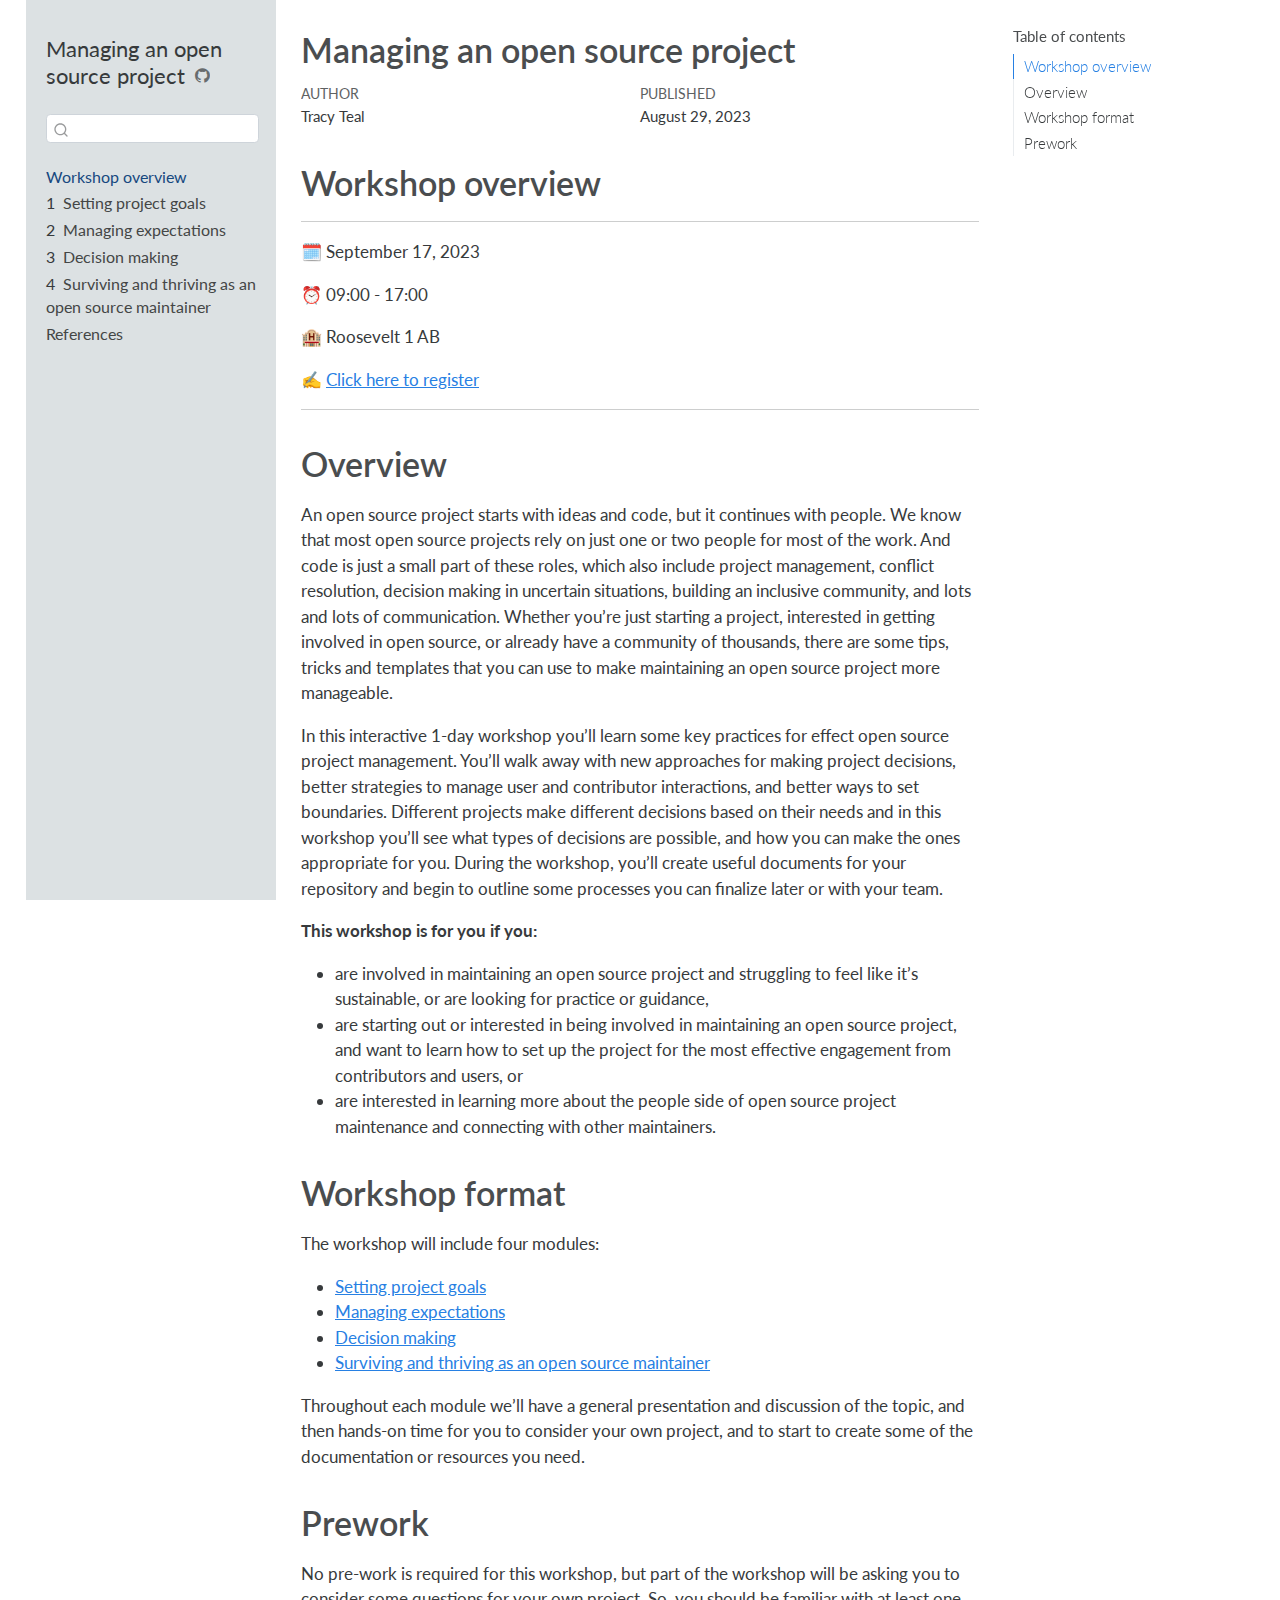
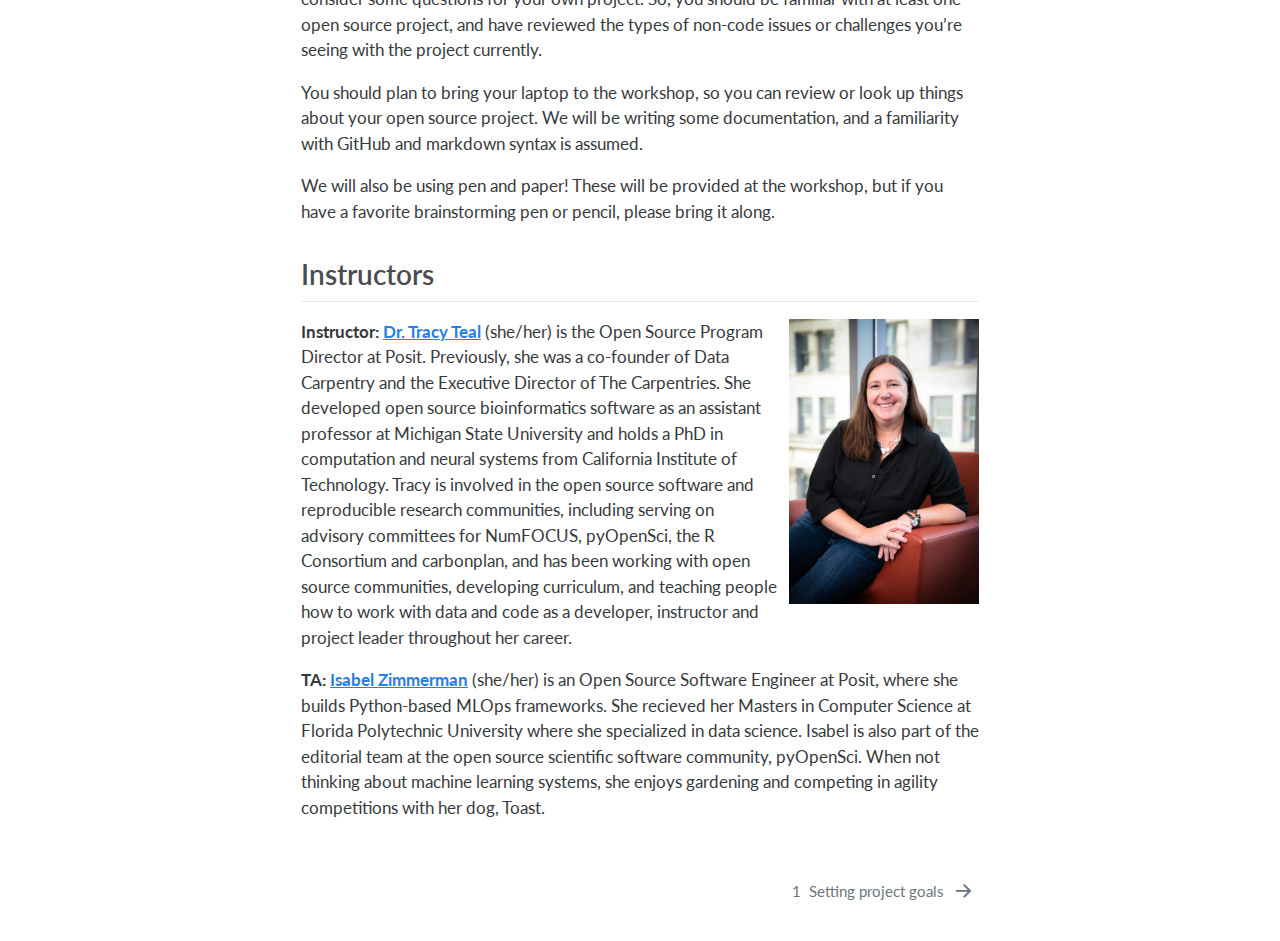
<file: index.html>
<!DOCTYPE html>
<html xmlns="http://www.w3.org/1999/xhtml" lang="en" xml:lang="en"><head>

<meta charset="utf-8">
<meta name="generator" content="quarto-1.3.353">

<meta name="viewport" content="width=device-width, initial-scale=1.0, user-scalable=yes">

<meta name="author" content="Tracy Teal">
<meta name="dcterms.date" content="2023-08-29">

<title>Managing an open source project</title>
<style>
code{white-space: pre-wrap;}
span.smallcaps{font-variant: small-caps;}
div.columns{display: flex; gap: min(4vw, 1.5em);}
div.column{flex: auto; overflow-x: auto;}
div.hanging-indent{margin-left: 1.5em; text-indent: -1.5em;}
ul.task-list{list-style: none;}
ul.task-list li input[type="checkbox"] {
  width: 0.8em;
  margin: 0 0.8em 0.2em -1em; /* quarto-specific, see https://github.com/quarto-dev/quarto-cli/issues/4556 */ 
  vertical-align: middle;
}
</style>


<script src="site_libs/quarto-nav/quarto-nav.js"></script>
<script src="site_libs/quarto-nav/headroom.min.js"></script>
<script src="site_libs/clipboard/clipboard.min.js"></script>
<script src="site_libs/quarto-search/autocomplete.umd.js"></script>
<script src="site_libs/quarto-search/fuse.min.js"></script>
<script src="site_libs/quarto-search/quarto-search.js"></script>
<meta name="quarto:offset" content="./">
<link href="./project-goals.html" rel="next">
<script src="site_libs/quarto-html/quarto.js"></script>
<script src="site_libs/quarto-html/popper.min.js"></script>
<script src="site_libs/quarto-html/tippy.umd.min.js"></script>
<script src="site_libs/quarto-html/anchor.min.js"></script>
<link href="site_libs/quarto-html/tippy.css" rel="stylesheet">
<link href="site_libs/quarto-html/quarto-syntax-highlighting.css" rel="stylesheet" id="quarto-text-highlighting-styles">
<script src="site_libs/bootstrap/bootstrap.min.js"></script>
<link href="site_libs/bootstrap/bootstrap-icons.css" rel="stylesheet">
<link href="site_libs/bootstrap/bootstrap.min.css" rel="stylesheet" id="quarto-bootstrap" data-mode="light">
<script id="quarto-search-options" type="application/json">{
  "location": "sidebar",
  "copy-button": false,
  "collapse-after": 3,
  "panel-placement": "start",
  "type": "textbox",
  "limit": 20,
  "language": {
    "search-no-results-text": "No results",
    "search-matching-documents-text": "matching documents",
    "search-copy-link-title": "Copy link to search",
    "search-hide-matches-text": "Hide additional matches",
    "search-more-match-text": "more match in this document",
    "search-more-matches-text": "more matches in this document",
    "search-clear-button-title": "Clear",
    "search-detached-cancel-button-title": "Cancel",
    "search-submit-button-title": "Submit"
  }
}</script>


</head>

<body class="nav-sidebar floating">

<div id="quarto-search-results"></div>
  <header id="quarto-header" class="headroom fixed-top">
  <nav class="quarto-secondary-nav">
    <div class="container-fluid d-flex">
      <button type="button" class="quarto-btn-toggle btn" data-bs-toggle="collapse" data-bs-target="#quarto-sidebar,#quarto-sidebar-glass" aria-controls="quarto-sidebar" aria-expanded="false" aria-label="Toggle sidebar navigation" onclick="if (window.quartoToggleHeadroom) { window.quartoToggleHeadroom(); }">
        <i class="bi bi-layout-text-sidebar-reverse"></i>
      </button>
      <nav class="quarto-page-breadcrumbs" aria-label="breadcrumb"><ol class="breadcrumb"><li class="breadcrumb-item"><a href="./index.html">Workshop overview</a></li></ol></nav>
      <a class="flex-grow-1" role="button" data-bs-toggle="collapse" data-bs-target="#quarto-sidebar,#quarto-sidebar-glass" aria-controls="quarto-sidebar" aria-expanded="false" aria-label="Toggle sidebar navigation" onclick="if (window.quartoToggleHeadroom) { window.quartoToggleHeadroom(); }">      
      </a>
      <button type="button" class="btn quarto-search-button" aria-label="Search" onclick="window.quartoOpenSearch();">
        <i class="bi bi-search"></i>
      </button>
    </div>
  </nav>
</header>
<!-- content -->
<div id="quarto-content" class="quarto-container page-columns page-rows-contents page-layout-article">
<!-- sidebar -->
  <nav id="quarto-sidebar" class="sidebar collapse collapse-horizontal sidebar-navigation floating overflow-auto">
    <div class="pt-lg-2 mt-2 text-left sidebar-header">
    <div class="sidebar-title mb-0 py-0">
      <a href="./">Managing an open source project</a> 
        <div class="sidebar-tools-main">
    <a href="https://github.com/posit-conf-2023/managing-os-project" title="Source Code" class="quarto-navigation-tool px-1" aria-label="Source Code"><i class="bi bi-github"></i></a>
</div>
    </div>
      </div>
        <div class="mt-2 flex-shrink-0 align-items-center">
        <div class="sidebar-search">
        <div id="quarto-search" class="" title="Search"></div>
        </div>
        </div>
    <div class="sidebar-menu-container"> 
    <ul class="list-unstyled mt-1">
        <li class="sidebar-item">
  <div class="sidebar-item-container"> 
  <a href="./index.html" class="sidebar-item-text sidebar-link active">
 <span class="menu-text">Workshop overview</span></a>
  </div>
</li>
        <li class="sidebar-item">
  <div class="sidebar-item-container"> 
  <a href="./project-goals.html" class="sidebar-item-text sidebar-link">
 <span class="menu-text"><span class="chapter-number">1</span>&nbsp; <span class="chapter-title">Setting project goals</span></span></a>
  </div>
</li>
        <li class="sidebar-item">
  <div class="sidebar-item-container"> 
  <a href="./managing-expectations.html" class="sidebar-item-text sidebar-link">
 <span class="menu-text"><span class="chapter-number">2</span>&nbsp; <span class="chapter-title">Managing expectations</span></span></a>
  </div>
</li>
        <li class="sidebar-item">
  <div class="sidebar-item-container"> 
  <a href="./decision-making.html" class="sidebar-item-text sidebar-link">
 <span class="menu-text"><span class="chapter-number">3</span>&nbsp; <span class="chapter-title">Decision making</span></span></a>
  </div>
</li>
        <li class="sidebar-item">
  <div class="sidebar-item-container"> 
  <a href="./thriving.html" class="sidebar-item-text sidebar-link">
 <span class="menu-text"><span class="chapter-number">4</span>&nbsp; <span class="chapter-title">Surviving and thriving as an open source maintainer</span></span></a>
  </div>
</li>
        <li class="sidebar-item">
  <div class="sidebar-item-container"> 
  <a href="./references.html" class="sidebar-item-text sidebar-link">
 <span class="menu-text">References</span></a>
  </div>
</li>
    </ul>
    </div>
</nav>
<div id="quarto-sidebar-glass" data-bs-toggle="collapse" data-bs-target="#quarto-sidebar,#quarto-sidebar-glass"></div>
<!-- margin-sidebar -->
    <div id="quarto-margin-sidebar" class="sidebar margin-sidebar">
        <nav id="TOC" role="doc-toc" class="toc-active">
    <h2 id="toc-title">Table of contents</h2>
   
  <ul>
  <li><a href="#workshop-overview" id="toc-workshop-overview" class="nav-link active" data-scroll-target="#workshop-overview">Workshop overview</a></li>
  <li><a href="#overview" id="toc-overview" class="nav-link" data-scroll-target="#overview">Overview</a></li>
  <li><a href="#workshop-format" id="toc-workshop-format" class="nav-link" data-scroll-target="#workshop-format">Workshop format</a></li>
  <li><a href="#prework" id="toc-prework" class="nav-link" data-scroll-target="#prework">Prework</a>
  <ul class="collapse">
  <li><a href="#instructors" id="toc-instructors" class="nav-link" data-scroll-target="#instructors">Instructors</a></li>
  </ul></li>
  </ul>
</nav>
    </div>
<!-- main -->
<main class="content" id="quarto-document-content">

<header id="title-block-header" class="quarto-title-block default">
<div class="quarto-title">
<h1 class="title">Managing an open source project</h1>
</div>



<div class="quarto-title-meta">

    <div>
    <div class="quarto-title-meta-heading">Author</div>
    <div class="quarto-title-meta-contents">
             <p>Tracy Teal </p>
          </div>
  </div>
    
    <div>
    <div class="quarto-title-meta-heading">Published</div>
    <div class="quarto-title-meta-contents">
      <p class="date">August 29, 2023</p>
    </div>
  </div>
  
    
  </div>
  

</header>

<section id="workshop-overview" class="level1 unnumbered">
<h1 class="unnumbered">Workshop overview</h1>
<hr>
<p>🗓️ September 17, 2023</p>
<p>⏰ 09:00 - 17:00</p>
<p>🏨 Roosevelt 1 AB</p>
<p>✍️ <a href="https://pos.it/conf">Click here to register</a></p>
<hr>
</section>
<section id="overview" class="level1 unnumbered">
<h1 class="unnumbered">Overview</h1>
<p>An open source project starts with ideas and code, but it continues with people. We know that most open source projects rely on just one or two people for most of the work. And code is just a small part of these roles, which also include project management, conflict resolution, decision making in uncertain situations, building an inclusive community, and lots and lots of communication. Whether you’re just starting a project, interested in getting involved in open source, or already have a community of thousands, there are some tips, tricks and templates that you can use to make maintaining an open source project more manageable.</p>
<p>In this interactive 1-day workshop you’ll learn some key practices for effect open source project management. You’ll walk away with new approaches for making project decisions, better strategies to manage user and contributor interactions, and better ways to set boundaries. Different projects make different decisions based on their needs and in this workshop you’ll see what types of decisions are possible, and how you can make the ones appropriate for you. During the workshop, you’ll create useful documents for your repository and begin to outline some processes you can finalize later or with your team.</p>
<p><strong>This workshop is for you if you:</strong></p>
<ul>
<li>are involved in maintaining an open source project and struggling to feel like it’s sustainable, or are looking for practice or guidance,</li>
<li>are starting out or interested in being involved in maintaining an open source project, and want to learn how to set up the project for the most effective engagement from contributors and users, or</li>
<li>are interested in learning more about the people side of open source project maintenance and connecting with other maintainers.</li>
</ul>
</section>
<section id="workshop-format" class="level1 unnumbered">
<h1 class="unnumbered">Workshop format</h1>
<p>The workshop will include four modules:</p>
<ul>
<li><a href="project-goals.html">Setting project goals</a></li>
<li><a href="managing-expectations.html">Managing expectations</a></li>
<li><a href="decision-making.html">Decision making</a></li>
<li><a href="thriving.html">Surviving and thriving as an open source maintainer</a></li>
</ul>
<p>Throughout each module we’ll have a general presentation and discussion of the topic, and then hands-on time for you to consider your own project, and to start to create some of the documentation or resources you need.</p>
</section>
<section id="prework" class="level1 unnumbered">
<h1 class="unnumbered">Prework</h1>
<p>No pre-work is required for this workshop, but part of the workshop will be asking you to consider some questions for your own project. So, you should be familiar with at least one open source project, and have reviewed the types of non-code issues or challenges you’re seeing with the project currently.</p>
<p>You should plan to bring your laptop to the workshop, so you can review or look up things about your open source project. We will be writing some documentation, and a familiarity with GitHub and markdown syntax is assumed.</p>
<p>We will also be using pen and paper! These will be provided at the workshop, but if you have a favorite brainstorming pen or pencil, please bring it along.</p>
<section id="instructors" class="level2 unnumbered">
<h2 class="unnumbered anchored" data-anchor-id="instructors">Instructors</h2>
<p><img src="images/teal.jpg" class="img-fluid" style="float:right;padding: 0 0 0 10px;" alt="Headshot of Dr. Tracy Teal" width="200"></p>
<p><strong>Instructor:</strong> <a href="https://www.linkedin.com/in/tracy-teal-059136b/"><strong>Dr.&nbsp;Tracy Teal</strong></a> (she/her) is the Open Source Program Director at Posit. Previously, she was a co-founder of Data Carpentry and the Executive Director of The Carpentries. She developed open source bioinformatics software as an assistant professor at Michigan State University and holds a PhD in computation and neural systems from California Institute of Technology. Tracy is involved in the open source software and reproducible research communities, including serving on advisory committees for NumFOCUS, pyOpenSci, the R Consortium and carbonplan, and has been working with open source communities, developing curriculum, and teaching people how to work with data and code as a developer, instructor and project leader throughout her career.</p>
<p><strong>TA:</strong> <a href="https://www.isabelizimm.me/"><strong>Isabel Zimmerman</strong></a> (she/her) is an Open Source Software Engineer at Posit, where she builds Python-based MLOps frameworks. She recieved her Masters in Computer Science at Florida Polytechnic University where she specialized in data science. Isabel is also part of the editorial team at the open source scientific software community, pyOpenSci. When not thinking about machine learning systems, she enjoys gardening and competing in agility competitions with her dog, Toast.</p>


</section>
</section>

</main> <!-- /main -->
<script id="quarto-html-after-body" type="application/javascript">
window.document.addEventListener("DOMContentLoaded", function (event) {
  const toggleBodyColorMode = (bsSheetEl) => {
    const mode = bsSheetEl.getAttribute("data-mode");
    const bodyEl = window.document.querySelector("body");
    if (mode === "dark") {
      bodyEl.classList.add("quarto-dark");
      bodyEl.classList.remove("quarto-light");
    } else {
      bodyEl.classList.add("quarto-light");
      bodyEl.classList.remove("quarto-dark");
    }
  }
  const toggleBodyColorPrimary = () => {
    const bsSheetEl = window.document.querySelector("link#quarto-bootstrap");
    if (bsSheetEl) {
      toggleBodyColorMode(bsSheetEl);
    }
  }
  toggleBodyColorPrimary();  
  const icon = "";
  const anchorJS = new window.AnchorJS();
  anchorJS.options = {
    placement: 'right',
    icon: icon
  };
  anchorJS.add('.anchored');
  const isCodeAnnotation = (el) => {
    for (const clz of el.classList) {
      if (clz.startsWith('code-annotation-')) {                     
        return true;
      }
    }
    return false;
  }
  const clipboard = new window.ClipboardJS('.code-copy-button', {
    text: function(trigger) {
      const codeEl = trigger.previousElementSibling.cloneNode(true);
      for (const childEl of codeEl.children) {
        if (isCodeAnnotation(childEl)) {
          childEl.remove();
        }
      }
      return codeEl.innerText;
    }
  });
  clipboard.on('success', function(e) {
    // button target
    const button = e.trigger;
    // don't keep focus
    button.blur();
    // flash "checked"
    button.classList.add('code-copy-button-checked');
    var currentTitle = button.getAttribute("title");
    button.setAttribute("title", "Copied!");
    let tooltip;
    if (window.bootstrap) {
      button.setAttribute("data-bs-toggle", "tooltip");
      button.setAttribute("data-bs-placement", "left");
      button.setAttribute("data-bs-title", "Copied!");
      tooltip = new bootstrap.Tooltip(button, 
        { trigger: "manual", 
          customClass: "code-copy-button-tooltip",
          offset: [0, -8]});
      tooltip.show();    
    }
    setTimeout(function() {
      if (tooltip) {
        tooltip.hide();
        button.removeAttribute("data-bs-title");
        button.removeAttribute("data-bs-toggle");
        button.removeAttribute("data-bs-placement");
      }
      button.setAttribute("title", currentTitle);
      button.classList.remove('code-copy-button-checked');
    }, 1000);
    // clear code selection
    e.clearSelection();
  });
  function tippyHover(el, contentFn) {
    const config = {
      allowHTML: true,
      content: contentFn,
      maxWidth: 500,
      delay: 100,
      arrow: false,
      appendTo: function(el) {
          return el.parentElement;
      },
      interactive: true,
      interactiveBorder: 10,
      theme: 'quarto',
      placement: 'bottom-start'
    };
    window.tippy(el, config); 
  }
  const noterefs = window.document.querySelectorAll('a[role="doc-noteref"]');
  for (var i=0; i<noterefs.length; i++) {
    const ref = noterefs[i];
    tippyHover(ref, function() {
      // use id or data attribute instead here
      let href = ref.getAttribute('data-footnote-href') || ref.getAttribute('href');
      try { href = new URL(href).hash; } catch {}
      const id = href.replace(/^#\/?/, "");
      const note = window.document.getElementById(id);
      return note.innerHTML;
    });
  }
      let selectedAnnoteEl;
      const selectorForAnnotation = ( cell, annotation) => {
        let cellAttr = 'data-code-cell="' + cell + '"';
        let lineAttr = 'data-code-annotation="' +  annotation + '"';
        const selector = 'span[' + cellAttr + '][' + lineAttr + ']';
        return selector;
      }
      const selectCodeLines = (annoteEl) => {
        const doc = window.document;
        const targetCell = annoteEl.getAttribute("data-target-cell");
        const targetAnnotation = annoteEl.getAttribute("data-target-annotation");
        const annoteSpan = window.document.querySelector(selectorForAnnotation(targetCell, targetAnnotation));
        const lines = annoteSpan.getAttribute("data-code-lines").split(",");
        const lineIds = lines.map((line) => {
          return targetCell + "-" + line;
        })
        let top = null;
        let height = null;
        let parent = null;
        if (lineIds.length > 0) {
            //compute the position of the single el (top and bottom and make a div)
            const el = window.document.getElementById(lineIds[0]);
            top = el.offsetTop;
            height = el.offsetHeight;
            parent = el.parentElement.parentElement;
          if (lineIds.length > 1) {
            const lastEl = window.document.getElementById(lineIds[lineIds.length - 1]);
            const bottom = lastEl.offsetTop + lastEl.offsetHeight;
            height = bottom - top;
          }
          if (top !== null && height !== null && parent !== null) {
            // cook up a div (if necessary) and position it 
            let div = window.document.getElementById("code-annotation-line-highlight");
            if (div === null) {
              div = window.document.createElement("div");
              div.setAttribute("id", "code-annotation-line-highlight");
              div.style.position = 'absolute';
              parent.appendChild(div);
            }
            div.style.top = top - 2 + "px";
            div.style.height = height + 4 + "px";
            let gutterDiv = window.document.getElementById("code-annotation-line-highlight-gutter");
            if (gutterDiv === null) {
              gutterDiv = window.document.createElement("div");
              gutterDiv.setAttribute("id", "code-annotation-line-highlight-gutter");
              gutterDiv.style.position = 'absolute';
              const codeCell = window.document.getElementById(targetCell);
              const gutter = codeCell.querySelector('.code-annotation-gutter');
              gutter.appendChild(gutterDiv);
            }
            gutterDiv.style.top = top - 2 + "px";
            gutterDiv.style.height = height + 4 + "px";
          }
          selectedAnnoteEl = annoteEl;
        }
      };
      const unselectCodeLines = () => {
        const elementsIds = ["code-annotation-line-highlight", "code-annotation-line-highlight-gutter"];
        elementsIds.forEach((elId) => {
          const div = window.document.getElementById(elId);
          if (div) {
            div.remove();
          }
        });
        selectedAnnoteEl = undefined;
      };
      // Attach click handler to the DT
      const annoteDls = window.document.querySelectorAll('dt[data-target-cell]');
      for (const annoteDlNode of annoteDls) {
        annoteDlNode.addEventListener('click', (event) => {
          const clickedEl = event.target;
          if (clickedEl !== selectedAnnoteEl) {
            unselectCodeLines();
            const activeEl = window.document.querySelector('dt[data-target-cell].code-annotation-active');
            if (activeEl) {
              activeEl.classList.remove('code-annotation-active');
            }
            selectCodeLines(clickedEl);
            clickedEl.classList.add('code-annotation-active');
          } else {
            // Unselect the line
            unselectCodeLines();
            clickedEl.classList.remove('code-annotation-active');
          }
        });
      }
  const findCites = (el) => {
    const parentEl = el.parentElement;
    if (parentEl) {
      const cites = parentEl.dataset.cites;
      if (cites) {
        return {
          el,
          cites: cites.split(' ')
        };
      } else {
        return findCites(el.parentElement)
      }
    } else {
      return undefined;
    }
  };
  var bibliorefs = window.document.querySelectorAll('a[role="doc-biblioref"]');
  for (var i=0; i<bibliorefs.length; i++) {
    const ref = bibliorefs[i];
    const citeInfo = findCites(ref);
    if (citeInfo) {
      tippyHover(citeInfo.el, function() {
        var popup = window.document.createElement('div');
        citeInfo.cites.forEach(function(cite) {
          var citeDiv = window.document.createElement('div');
          citeDiv.classList.add('hanging-indent');
          citeDiv.classList.add('csl-entry');
          var biblioDiv = window.document.getElementById('ref-' + cite);
          if (biblioDiv) {
            citeDiv.innerHTML = biblioDiv.innerHTML;
          }
          popup.appendChild(citeDiv);
        });
        return popup.innerHTML;
      });
    }
  }
});
</script>
<nav class="page-navigation">
  <div class="nav-page nav-page-previous">
  </div>
  <div class="nav-page nav-page-next">
      <a href="./project-goals.html" class="pagination-link">
        <span class="nav-page-text"><span class="chapter-number">1</span>&nbsp; <span class="chapter-title">Setting project goals</span></span> <i class="bi bi-arrow-right-short"></i>
      </a>
  </div>
</nav>
</div> <!-- /content -->



</body></html>
</file>
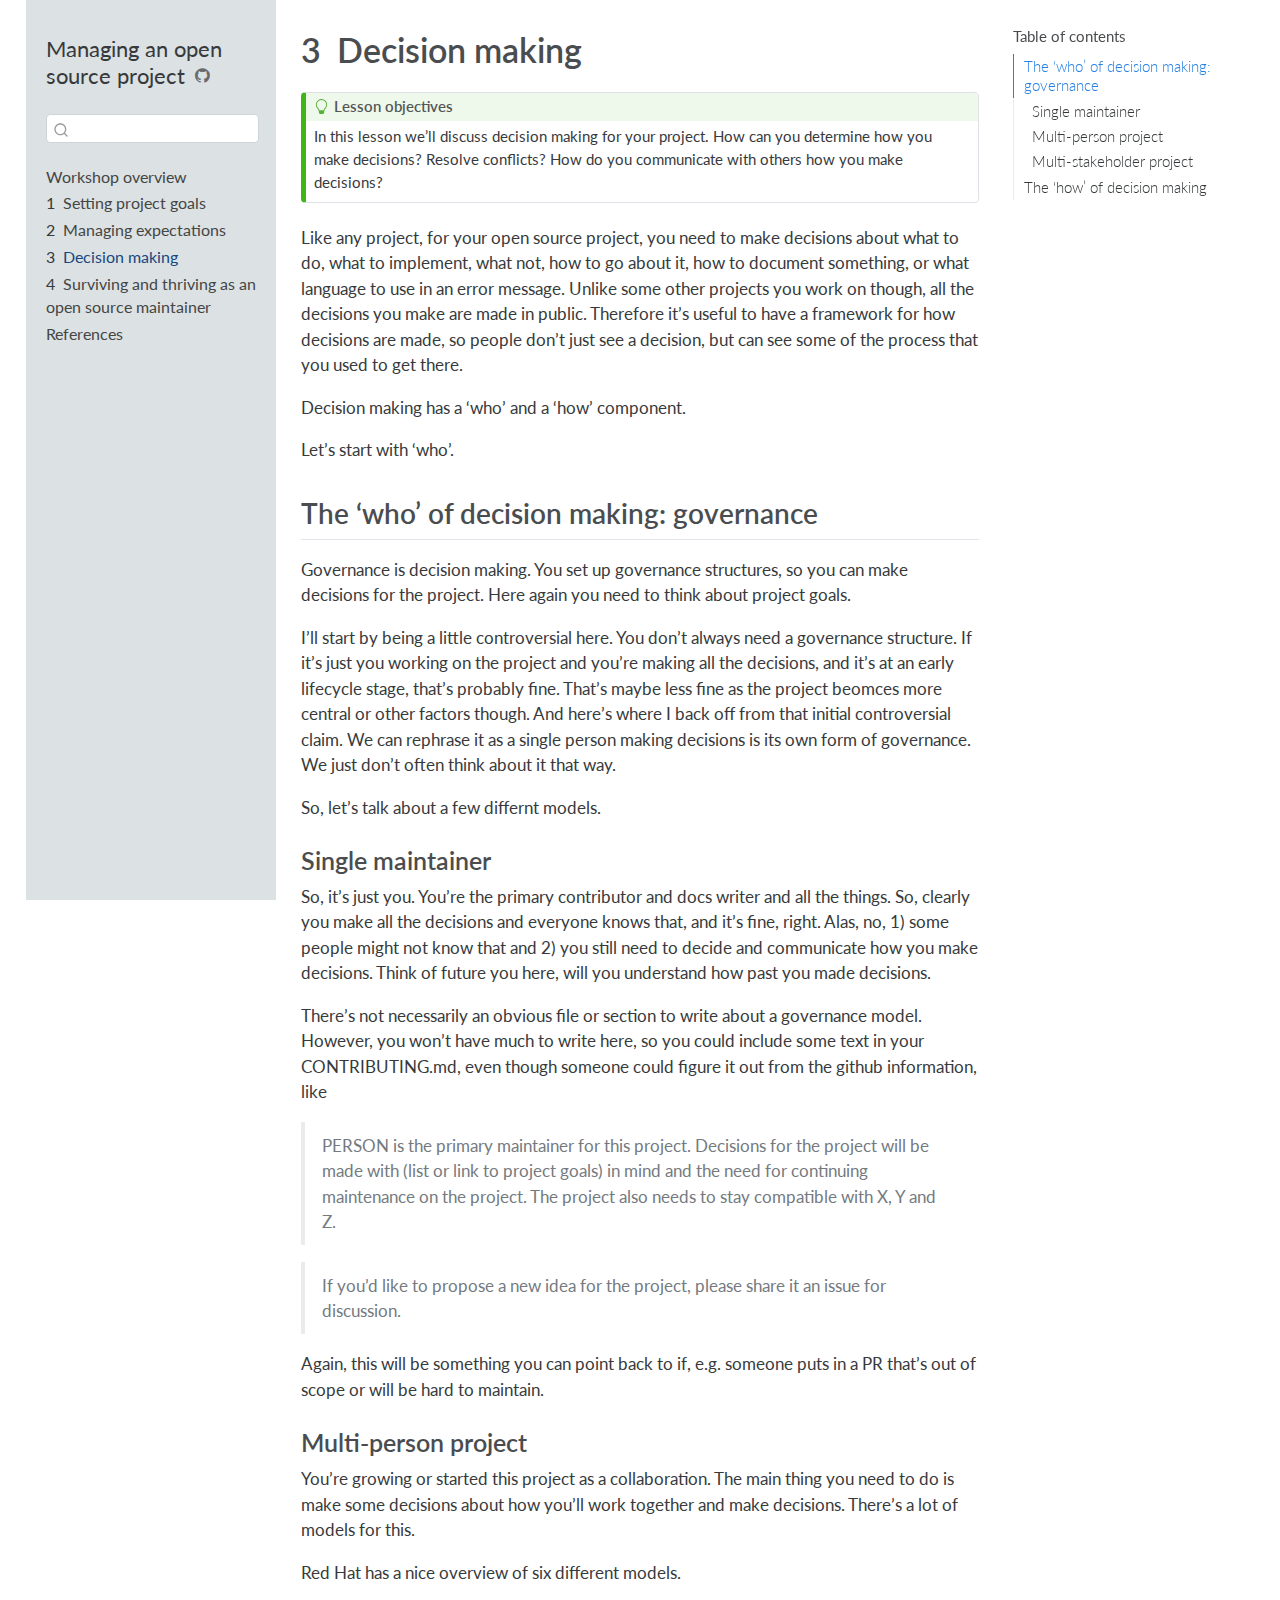
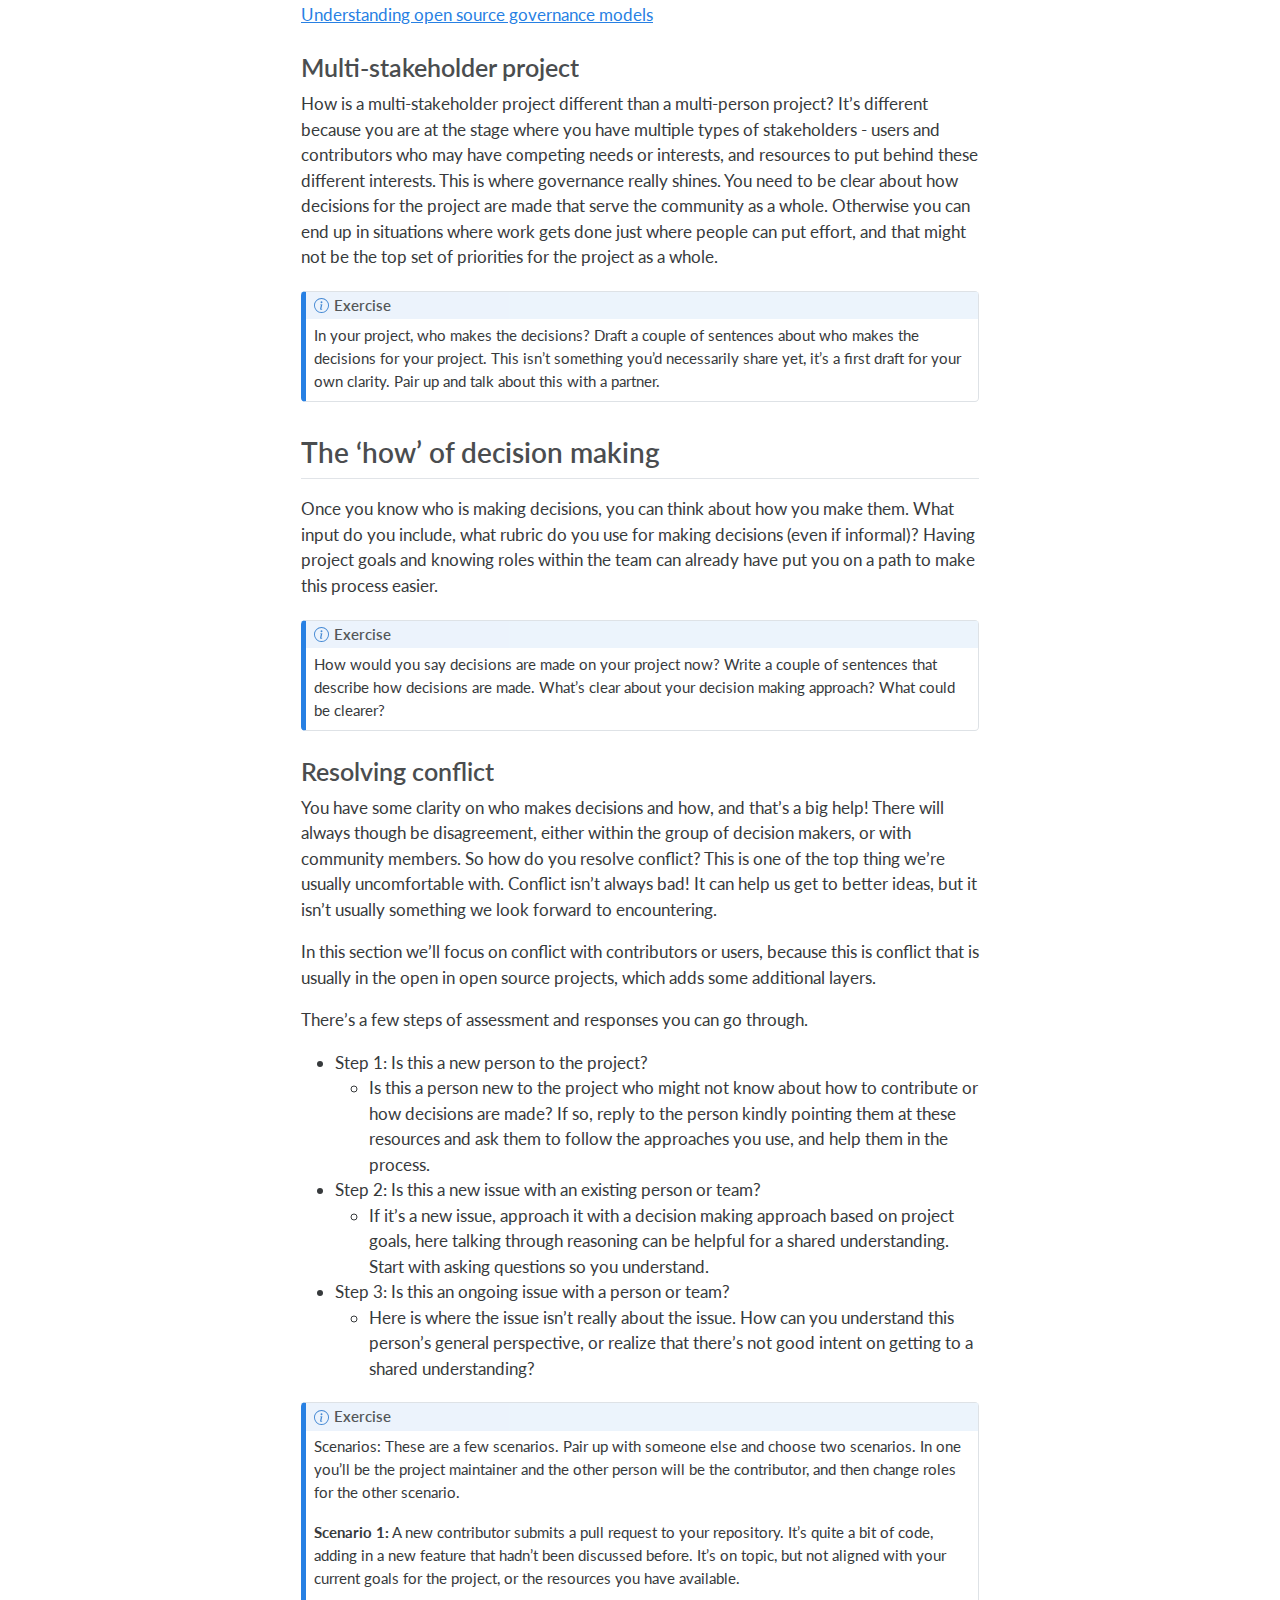
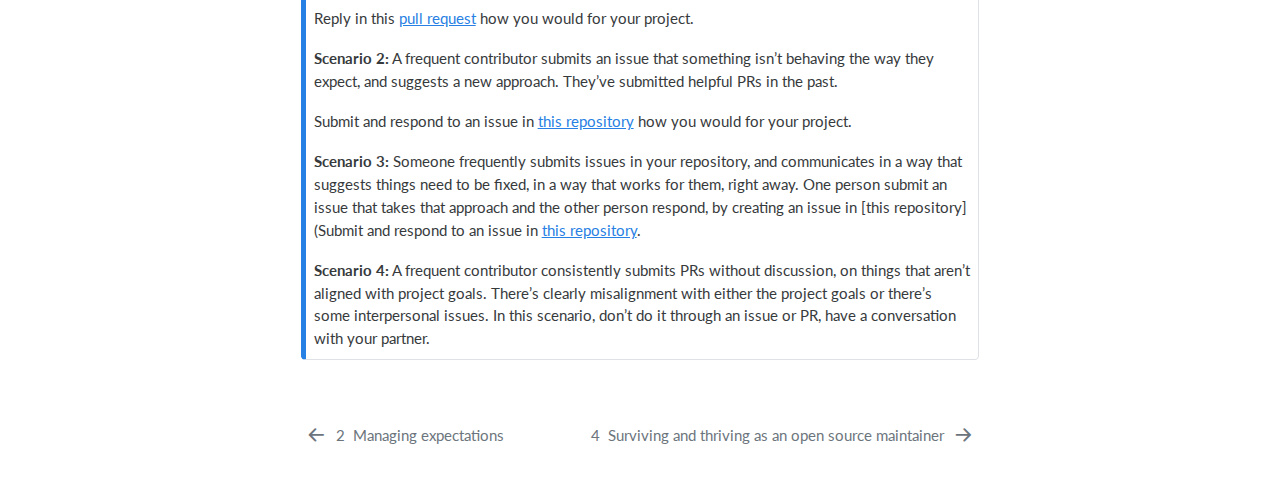
<file: decision-making.html>
<!DOCTYPE html>
<html xmlns="http://www.w3.org/1999/xhtml" lang="en" xml:lang="en"><head>

<meta charset="utf-8">
<meta name="generator" content="quarto-1.3.353">

<meta name="viewport" content="width=device-width, initial-scale=1.0, user-scalable=yes">


<title>Managing an open source project - 3&nbsp; Decision making</title>
<style>
code{white-space: pre-wrap;}
span.smallcaps{font-variant: small-caps;}
div.columns{display: flex; gap: min(4vw, 1.5em);}
div.column{flex: auto; overflow-x: auto;}
div.hanging-indent{margin-left: 1.5em; text-indent: -1.5em;}
ul.task-list{list-style: none;}
ul.task-list li input[type="checkbox"] {
  width: 0.8em;
  margin: 0 0.8em 0.2em -1em; /* quarto-specific, see https://github.com/quarto-dev/quarto-cli/issues/4556 */ 
  vertical-align: middle;
}
</style>


<script src="site_libs/quarto-nav/quarto-nav.js"></script>
<script src="site_libs/quarto-nav/headroom.min.js"></script>
<script src="site_libs/clipboard/clipboard.min.js"></script>
<script src="site_libs/quarto-search/autocomplete.umd.js"></script>
<script src="site_libs/quarto-search/fuse.min.js"></script>
<script src="site_libs/quarto-search/quarto-search.js"></script>
<meta name="quarto:offset" content="./">
<link href="./thriving.html" rel="next">
<link href="./managing-expectations.html" rel="prev">
<script src="site_libs/quarto-html/quarto.js"></script>
<script src="site_libs/quarto-html/popper.min.js"></script>
<script src="site_libs/quarto-html/tippy.umd.min.js"></script>
<script src="site_libs/quarto-html/anchor.min.js"></script>
<link href="site_libs/quarto-html/tippy.css" rel="stylesheet">
<link href="site_libs/quarto-html/quarto-syntax-highlighting.css" rel="stylesheet" id="quarto-text-highlighting-styles">
<script src="site_libs/bootstrap/bootstrap.min.js"></script>
<link href="site_libs/bootstrap/bootstrap-icons.css" rel="stylesheet">
<link href="site_libs/bootstrap/bootstrap.min.css" rel="stylesheet" id="quarto-bootstrap" data-mode="light">
<script id="quarto-search-options" type="application/json">{
  "location": "sidebar",
  "copy-button": false,
  "collapse-after": 3,
  "panel-placement": "start",
  "type": "textbox",
  "limit": 20,
  "language": {
    "search-no-results-text": "No results",
    "search-matching-documents-text": "matching documents",
    "search-copy-link-title": "Copy link to search",
    "search-hide-matches-text": "Hide additional matches",
    "search-more-match-text": "more match in this document",
    "search-more-matches-text": "more matches in this document",
    "search-clear-button-title": "Clear",
    "search-detached-cancel-button-title": "Cancel",
    "search-submit-button-title": "Submit"
  }
}</script>


</head>

<body class="nav-sidebar floating">

<div id="quarto-search-results"></div>
  <header id="quarto-header" class="headroom fixed-top">
  <nav class="quarto-secondary-nav">
    <div class="container-fluid d-flex">
      <button type="button" class="quarto-btn-toggle btn" data-bs-toggle="collapse" data-bs-target="#quarto-sidebar,#quarto-sidebar-glass" aria-controls="quarto-sidebar" aria-expanded="false" aria-label="Toggle sidebar navigation" onclick="if (window.quartoToggleHeadroom) { window.quartoToggleHeadroom(); }">
        <i class="bi bi-layout-text-sidebar-reverse"></i>
      </button>
      <nav class="quarto-page-breadcrumbs" aria-label="breadcrumb"><ol class="breadcrumb"><li class="breadcrumb-item"><a href="./decision-making.html"><span class="chapter-number">3</span>&nbsp; <span class="chapter-title">Decision making</span></a></li></ol></nav>
      <a class="flex-grow-1" role="button" data-bs-toggle="collapse" data-bs-target="#quarto-sidebar,#quarto-sidebar-glass" aria-controls="quarto-sidebar" aria-expanded="false" aria-label="Toggle sidebar navigation" onclick="if (window.quartoToggleHeadroom) { window.quartoToggleHeadroom(); }">      
      </a>
      <button type="button" class="btn quarto-search-button" aria-label="Search" onclick="window.quartoOpenSearch();">
        <i class="bi bi-search"></i>
      </button>
    </div>
  </nav>
</header>
<!-- content -->
<div id="quarto-content" class="quarto-container page-columns page-rows-contents page-layout-article">
<!-- sidebar -->
  <nav id="quarto-sidebar" class="sidebar collapse collapse-horizontal sidebar-navigation floating overflow-auto">
    <div class="pt-lg-2 mt-2 text-left sidebar-header">
    <div class="sidebar-title mb-0 py-0">
      <a href="./">Managing an open source project</a> 
        <div class="sidebar-tools-main">
    <a href="https://github.com/posit-conf-2023/managing-os-project" title="Source Code" class="quarto-navigation-tool px-1" aria-label="Source Code"><i class="bi bi-github"></i></a>
</div>
    </div>
      </div>
        <div class="mt-2 flex-shrink-0 align-items-center">
        <div class="sidebar-search">
        <div id="quarto-search" class="" title="Search"></div>
        </div>
        </div>
    <div class="sidebar-menu-container"> 
    <ul class="list-unstyled mt-1">
        <li class="sidebar-item">
  <div class="sidebar-item-container"> 
  <a href="./index.html" class="sidebar-item-text sidebar-link">
 <span class="menu-text">Workshop overview</span></a>
  </div>
</li>
        <li class="sidebar-item">
  <div class="sidebar-item-container"> 
  <a href="./project-goals.html" class="sidebar-item-text sidebar-link">
 <span class="menu-text"><span class="chapter-number">1</span>&nbsp; <span class="chapter-title">Setting project goals</span></span></a>
  </div>
</li>
        <li class="sidebar-item">
  <div class="sidebar-item-container"> 
  <a href="./managing-expectations.html" class="sidebar-item-text sidebar-link">
 <span class="menu-text"><span class="chapter-number">2</span>&nbsp; <span class="chapter-title">Managing expectations</span></span></a>
  </div>
</li>
        <li class="sidebar-item">
  <div class="sidebar-item-container"> 
  <a href="./decision-making.html" class="sidebar-item-text sidebar-link active">
 <span class="menu-text"><span class="chapter-number">3</span>&nbsp; <span class="chapter-title">Decision making</span></span></a>
  </div>
</li>
        <li class="sidebar-item">
  <div class="sidebar-item-container"> 
  <a href="./thriving.html" class="sidebar-item-text sidebar-link">
 <span class="menu-text"><span class="chapter-number">4</span>&nbsp; <span class="chapter-title">Surviving and thriving as an open source maintainer</span></span></a>
  </div>
</li>
        <li class="sidebar-item">
  <div class="sidebar-item-container"> 
  <a href="./references.html" class="sidebar-item-text sidebar-link">
 <span class="menu-text">References</span></a>
  </div>
</li>
    </ul>
    </div>
</nav>
<div id="quarto-sidebar-glass" data-bs-toggle="collapse" data-bs-target="#quarto-sidebar,#quarto-sidebar-glass"></div>
<!-- margin-sidebar -->
    <div id="quarto-margin-sidebar" class="sidebar margin-sidebar">
        <nav id="TOC" role="doc-toc" class="toc-active">
    <h2 id="toc-title">Table of contents</h2>
   
  <ul>
  <li><a href="#the-who-of-decision-making-governance" id="toc-the-who-of-decision-making-governance" class="nav-link active" data-scroll-target="#the-who-of-decision-making-governance">The ‘who’ of decision making: governance</a>
  <ul class="collapse">
  <li><a href="#single-maintainer" id="toc-single-maintainer" class="nav-link" data-scroll-target="#single-maintainer">Single maintainer</a></li>
  <li><a href="#multi-person-project" id="toc-multi-person-project" class="nav-link" data-scroll-target="#multi-person-project">Multi-person project</a></li>
  <li><a href="#multi-stakeholder-project" id="toc-multi-stakeholder-project" class="nav-link" data-scroll-target="#multi-stakeholder-project">Multi-stakeholder project</a></li>
  </ul></li>
  <li><a href="#the-how-of-decision-making" id="toc-the-how-of-decision-making" class="nav-link" data-scroll-target="#the-how-of-decision-making">The ‘how’ of decision making</a>
  <ul class="collapse">
  <li><a href="#resolving-conflict" id="toc-resolving-conflict" class="nav-link" data-scroll-target="#resolving-conflict">Resolving conflict</a></li>
  </ul></li>
  </ul>
</nav>
    </div>
<!-- main -->
<main class="content" id="quarto-document-content">

<header id="title-block-header" class="quarto-title-block default">
<div class="quarto-title">
<h1 class="title"><span class="chapter-number">3</span>&nbsp; <span class="chapter-title">Decision making</span></h1>
</div>



<div class="quarto-title-meta">

    
  
    
  </div>
  

</header>

<div class="callout callout-style-default callout-tip callout-titled">
<div class="callout-header d-flex align-content-center">
<div class="callout-icon-container">
<i class="callout-icon"></i>
</div>
<div class="callout-title-container flex-fill">
Lesson objectives
</div>
</div>
<div class="callout-body-container callout-body">
<p>In this lesson we’ll discuss decision making for your project. How can you determine how you make decisions? Resolve conflicts? How do you communicate with others how you make decisions?</p>
</div>
</div>
<p>Like any project, for your open source project, you need to make decisions about what to do, what to implement, what not, how to go about it, how to document something, or what language to use in an error message. Unlike some other projects you work on though, all the decisions you make are made in public. Therefore it’s useful to have a framework for how decisions are made, so people don’t just see a decision, but can see some of the process that you used to get there.</p>
<p>Decision making has a ‘who’ and a ‘how’ component.</p>
<p>Let’s start with ‘who’.</p>
<section id="the-who-of-decision-making-governance" class="level2">
<h2 class="anchored" data-anchor-id="the-who-of-decision-making-governance">The ‘who’ of decision making: governance</h2>
<p>Governance is decision making. You set up governance structures, so you can make decisions for the project. Here again you need to think about project goals.</p>
<p>I’ll start by being a little controversial here. You don’t always need a governance structure. If it’s just you working on the project and you’re making all the decisions, and it’s at an early lifecycle stage, that’s probably fine. That’s maybe less fine as the project beomces more central or other factors though. And here’s where I back off from that initial controversial claim. We can rephrase it as a single person making decisions is its own form of governance. We just don’t often think about it that way.</p>
<p>So, let’s talk about a few differnt models.</p>
<section id="single-maintainer" class="level3">
<h3 class="anchored" data-anchor-id="single-maintainer">Single maintainer</h3>
<p>So, it’s just you. You’re the primary contributor and docs writer and all the things. So, clearly you make all the decisions and everyone knows that, and it’s fine, right. Alas, no, 1) some people might not know that and 2) you still need to decide and communicate how you make decisions. Think of future you here, will you understand how past you made decisions.</p>
<p>There’s not necessarily an obvious file or section to write about a governance model. However, you won’t have much to write here, so you could include some text in your CONTRIBUTING.md, even though someone could figure it out from the github information, like</p>
<blockquote class="blockquote">
<p>PERSON is the primary maintainer for this project. Decisions for the project will be made with (list or link to project goals) in mind and the need for continuing maintenance on the project. The project also needs to stay compatible with X, Y and Z.</p>
</blockquote>
<blockquote class="blockquote">
<p>If you’d like to propose a new idea for the project, please share it an issue for discussion.</p>
</blockquote>
<p>Again, this will be something you can point back to if, e.g.&nbsp;someone puts in a PR that’s out of scope or will be hard to maintain.</p>
</section>
<section id="multi-person-project" class="level3">
<h3 class="anchored" data-anchor-id="multi-person-project">Multi-person project</h3>
<p>You’re growing or started this project as a collaboration. The main thing you need to do is make some decisions about how you’ll work together and make decisions. There’s a lot of models for this.</p>
<p>Red Hat has a nice overview of six different models.</p>
<p><a href="https://www.redhat.com/en/blog/understanding-open-source-governance-models">Understanding open source governance models</a></p>
</section>
<section id="multi-stakeholder-project" class="level3">
<h3 class="anchored" data-anchor-id="multi-stakeholder-project">Multi-stakeholder project</h3>
<p>How is a multi-stakeholder project different than a multi-person project? It’s different because you are at the stage where you have multiple types of stakeholders - users and contributors who may have competing needs or interests, and resources to put behind these different interests. This is where governance really shines. You need to be clear about how decisions for the project are made that serve the community as a whole. Otherwise you can end up in situations where work gets done just where people can put effort, and that might not be the top set of priorities for the project as a whole.</p>
<div class="callout callout-style-default callout-note callout-titled">
<div class="callout-header d-flex align-content-center">
<div class="callout-icon-container">
<i class="callout-icon"></i>
</div>
<div class="callout-title-container flex-fill">
Exercise
</div>
</div>
<div class="callout-body-container callout-body">
<p>In your project, who makes the decisions? Draft a couple of sentences about who makes the decisions for your project. This isn’t something you’d necessarily share yet, it’s a first draft for your own clarity. Pair up and talk about this with a partner.</p>
</div>
</div>
</section>
</section>
<section id="the-how-of-decision-making" class="level2">
<h2 class="anchored" data-anchor-id="the-how-of-decision-making">The ‘how’ of decision making</h2>
<p>Once you know who is making decisions, you can think about how you make them. What input do you include, what rubric do you use for making decisions (even if informal)? Having project goals and knowing roles within the team can already have put you on a path to make this process easier.</p>
<div class="callout callout-style-default callout-note callout-titled">
<div class="callout-header d-flex align-content-center">
<div class="callout-icon-container">
<i class="callout-icon"></i>
</div>
<div class="callout-title-container flex-fill">
Exercise
</div>
</div>
<div class="callout-body-container callout-body">
<p>How would you say decisions are made on your project now? Write a couple of sentences that describe how decisions are made. What’s clear about your decision making approach? What could be clearer?</p>
</div>
</div>
<section id="resolving-conflict" class="level3">
<h3 class="anchored" data-anchor-id="resolving-conflict">Resolving conflict</h3>
<p>You have some clarity on who makes decisions and how, and that’s a big help! There will always though be disagreement, either within the group of decision makers, or with community members. So how do you resolve conflict? This is one of the top thing we’re usually uncomfortable with. Conflict isn’t always bad! It can help us get to better ideas, but it isn’t usually something we look forward to encountering.</p>
<p>In this section we’ll focus on conflict with contributors or users, because this is conflict that is usually in the open in open source projects, which adds some additional layers.</p>
<p>There’s a few steps of assessment and responses you can go through.</p>
<ul>
<li>Step 1: Is this a new person to the project?
<ul>
<li>Is this a person new to the project who might not know about how to contribute or how decisions are made? If so, reply to the person kindly pointing them at these resources and ask them to follow the approaches you use, and help them in the process.</li>
</ul></li>
<li>Step 2: Is this a new issue with an existing person or team?
<ul>
<li>If it’s a new issue, approach it with a decision making approach based on project goals, here talking through reasoning can be helpful for a shared understanding. Start with asking questions so you understand.</li>
</ul></li>
<li>Step 3: Is this an ongoing issue with a person or team?
<ul>
<li>Here is where the issue isn’t really about the issue. How can you understand this person’s general perspective, or realize that there’s not good intent on getting to a shared understanding?</li>
</ul></li>
</ul>
<div class="callout callout-style-default callout-note callout-titled">
<div class="callout-header d-flex align-content-center">
<div class="callout-icon-container">
<i class="callout-icon"></i>
</div>
<div class="callout-title-container flex-fill">
Exercise
</div>
</div>
<div class="callout-body-container callout-body">
<p>Scenarios: These are a few scenarios. Pair up with someone else and choose two scenarios. In one you’ll be the project maintainer and the other person will be the contributor, and then change roles for the other scenario.</p>
<p><strong>Scenario 1:</strong> A new contributor submits a pull request to your repository. It’s quite a bit of code, adding in a new feature that hadn’t been discussed before. It’s on topic, but not aligned with your current goals for the project, or the resources you have available.</p>
<p>Reply in this <a href="https://github.com/posit-conf-2023/managing-os-project/pull/2">pull request</a> how you would for your project.</p>
<p><strong>Scenario 2:</strong> A frequent contributor submits an issue that something isn’t behaving the way they expect, and suggests a new approach. They’ve submitted helpful PRs in the past.</p>
<p>Submit and respond to an issue in <a href="https://github.com/posit-conf-2023/managing-os-project/">this repository</a> how you would for your project.</p>
<p><strong>Scenario 3:</strong> Someone frequently submits issues in your repository, and communicates in a way that suggests things need to be fixed, in a way that works for them, right away. One person submit an issue that takes that approach and the other person respond, by creating an issue in [this repository](Submit and respond to an issue in <a href="https://github.com/posit-conf-2023/managing-os-project/">this repository</a>.</p>
<p><strong>Scenario 4:</strong> A frequent contributor consistently submits PRs without discussion, on things that aren’t aligned with project goals. There’s clearly misalignment with either the project goals or there’s some interpersonal issues. In this scenario, don’t do it through an issue or PR, have a conversation with your partner.</p>
</div>
</div>


</section>
</section>

</main> <!-- /main -->
<script id="quarto-html-after-body" type="application/javascript">
window.document.addEventListener("DOMContentLoaded", function (event) {
  const toggleBodyColorMode = (bsSheetEl) => {
    const mode = bsSheetEl.getAttribute("data-mode");
    const bodyEl = window.document.querySelector("body");
    if (mode === "dark") {
      bodyEl.classList.add("quarto-dark");
      bodyEl.classList.remove("quarto-light");
    } else {
      bodyEl.classList.add("quarto-light");
      bodyEl.classList.remove("quarto-dark");
    }
  }
  const toggleBodyColorPrimary = () => {
    const bsSheetEl = window.document.querySelector("link#quarto-bootstrap");
    if (bsSheetEl) {
      toggleBodyColorMode(bsSheetEl);
    }
  }
  toggleBodyColorPrimary();  
  const icon = "";
  const anchorJS = new window.AnchorJS();
  anchorJS.options = {
    placement: 'right',
    icon: icon
  };
  anchorJS.add('.anchored');
  const isCodeAnnotation = (el) => {
    for (const clz of el.classList) {
      if (clz.startsWith('code-annotation-')) {                     
        return true;
      }
    }
    return false;
  }
  const clipboard = new window.ClipboardJS('.code-copy-button', {
    text: function(trigger) {
      const codeEl = trigger.previousElementSibling.cloneNode(true);
      for (const childEl of codeEl.children) {
        if (isCodeAnnotation(childEl)) {
          childEl.remove();
        }
      }
      return codeEl.innerText;
    }
  });
  clipboard.on('success', function(e) {
    // button target
    const button = e.trigger;
    // don't keep focus
    button.blur();
    // flash "checked"
    button.classList.add('code-copy-button-checked');
    var currentTitle = button.getAttribute("title");
    button.setAttribute("title", "Copied!");
    let tooltip;
    if (window.bootstrap) {
      button.setAttribute("data-bs-toggle", "tooltip");
      button.setAttribute("data-bs-placement", "left");
      button.setAttribute("data-bs-title", "Copied!");
      tooltip = new bootstrap.Tooltip(button, 
        { trigger: "manual", 
          customClass: "code-copy-button-tooltip",
          offset: [0, -8]});
      tooltip.show();    
    }
    setTimeout(function() {
      if (tooltip) {
        tooltip.hide();
        button.removeAttribute("data-bs-title");
        button.removeAttribute("data-bs-toggle");
        button.removeAttribute("data-bs-placement");
      }
      button.setAttribute("title", currentTitle);
      button.classList.remove('code-copy-button-checked');
    }, 1000);
    // clear code selection
    e.clearSelection();
  });
  function tippyHover(el, contentFn) {
    const config = {
      allowHTML: true,
      content: contentFn,
      maxWidth: 500,
      delay: 100,
      arrow: false,
      appendTo: function(el) {
          return el.parentElement;
      },
      interactive: true,
      interactiveBorder: 10,
      theme: 'quarto',
      placement: 'bottom-start'
    };
    window.tippy(el, config); 
  }
  const noterefs = window.document.querySelectorAll('a[role="doc-noteref"]');
  for (var i=0; i<noterefs.length; i++) {
    const ref = noterefs[i];
    tippyHover(ref, function() {
      // use id or data attribute instead here
      let href = ref.getAttribute('data-footnote-href') || ref.getAttribute('href');
      try { href = new URL(href).hash; } catch {}
      const id = href.replace(/^#\/?/, "");
      const note = window.document.getElementById(id);
      return note.innerHTML;
    });
  }
      let selectedAnnoteEl;
      const selectorForAnnotation = ( cell, annotation) => {
        let cellAttr = 'data-code-cell="' + cell + '"';
        let lineAttr = 'data-code-annotation="' +  annotation + '"';
        const selector = 'span[' + cellAttr + '][' + lineAttr + ']';
        return selector;
      }
      const selectCodeLines = (annoteEl) => {
        const doc = window.document;
        const targetCell = annoteEl.getAttribute("data-target-cell");
        const targetAnnotation = annoteEl.getAttribute("data-target-annotation");
        const annoteSpan = window.document.querySelector(selectorForAnnotation(targetCell, targetAnnotation));
        const lines = annoteSpan.getAttribute("data-code-lines").split(",");
        const lineIds = lines.map((line) => {
          return targetCell + "-" + line;
        })
        let top = null;
        let height = null;
        let parent = null;
        if (lineIds.length > 0) {
            //compute the position of the single el (top and bottom and make a div)
            const el = window.document.getElementById(lineIds[0]);
            top = el.offsetTop;
            height = el.offsetHeight;
            parent = el.parentElement.parentElement;
          if (lineIds.length > 1) {
            const lastEl = window.document.getElementById(lineIds[lineIds.length - 1]);
            const bottom = lastEl.offsetTop + lastEl.offsetHeight;
            height = bottom - top;
          }
          if (top !== null && height !== null && parent !== null) {
            // cook up a div (if necessary) and position it 
            let div = window.document.getElementById("code-annotation-line-highlight");
            if (div === null) {
              div = window.document.createElement("div");
              div.setAttribute("id", "code-annotation-line-highlight");
              div.style.position = 'absolute';
              parent.appendChild(div);
            }
            div.style.top = top - 2 + "px";
            div.style.height = height + 4 + "px";
            let gutterDiv = window.document.getElementById("code-annotation-line-highlight-gutter");
            if (gutterDiv === null) {
              gutterDiv = window.document.createElement("div");
              gutterDiv.setAttribute("id", "code-annotation-line-highlight-gutter");
              gutterDiv.style.position = 'absolute';
              const codeCell = window.document.getElementById(targetCell);
              const gutter = codeCell.querySelector('.code-annotation-gutter');
              gutter.appendChild(gutterDiv);
            }
            gutterDiv.style.top = top - 2 + "px";
            gutterDiv.style.height = height + 4 + "px";
          }
          selectedAnnoteEl = annoteEl;
        }
      };
      const unselectCodeLines = () => {
        const elementsIds = ["code-annotation-line-highlight", "code-annotation-line-highlight-gutter"];
        elementsIds.forEach((elId) => {
          const div = window.document.getElementById(elId);
          if (div) {
            div.remove();
          }
        });
        selectedAnnoteEl = undefined;
      };
      // Attach click handler to the DT
      const annoteDls = window.document.querySelectorAll('dt[data-target-cell]');
      for (const annoteDlNode of annoteDls) {
        annoteDlNode.addEventListener('click', (event) => {
          const clickedEl = event.target;
          if (clickedEl !== selectedAnnoteEl) {
            unselectCodeLines();
            const activeEl = window.document.querySelector('dt[data-target-cell].code-annotation-active');
            if (activeEl) {
              activeEl.classList.remove('code-annotation-active');
            }
            selectCodeLines(clickedEl);
            clickedEl.classList.add('code-annotation-active');
          } else {
            // Unselect the line
            unselectCodeLines();
            clickedEl.classList.remove('code-annotation-active');
          }
        });
      }
  const findCites = (el) => {
    const parentEl = el.parentElement;
    if (parentEl) {
      const cites = parentEl.dataset.cites;
      if (cites) {
        return {
          el,
          cites: cites.split(' ')
        };
      } else {
        return findCites(el.parentElement)
      }
    } else {
      return undefined;
    }
  };
  var bibliorefs = window.document.querySelectorAll('a[role="doc-biblioref"]');
  for (var i=0; i<bibliorefs.length; i++) {
    const ref = bibliorefs[i];
    const citeInfo = findCites(ref);
    if (citeInfo) {
      tippyHover(citeInfo.el, function() {
        var popup = window.document.createElement('div');
        citeInfo.cites.forEach(function(cite) {
          var citeDiv = window.document.createElement('div');
          citeDiv.classList.add('hanging-indent');
          citeDiv.classList.add('csl-entry');
          var biblioDiv = window.document.getElementById('ref-' + cite);
          if (biblioDiv) {
            citeDiv.innerHTML = biblioDiv.innerHTML;
          }
          popup.appendChild(citeDiv);
        });
        return popup.innerHTML;
      });
    }
  }
});
</script>
<nav class="page-navigation">
  <div class="nav-page nav-page-previous">
      <a href="./managing-expectations.html" class="pagination-link">
        <i class="bi bi-arrow-left-short"></i> <span class="nav-page-text"><span class="chapter-number">2</span>&nbsp; <span class="chapter-title">Managing expectations</span></span>
      </a>          
  </div>
  <div class="nav-page nav-page-next">
      <a href="./thriving.html" class="pagination-link">
        <span class="nav-page-text"><span class="chapter-number">4</span>&nbsp; <span class="chapter-title">Surviving and thriving as an open source maintainer</span></span> <i class="bi bi-arrow-right-short"></i>
      </a>
  </div>
</nav>
</div> <!-- /content -->



</body></html>
</file>
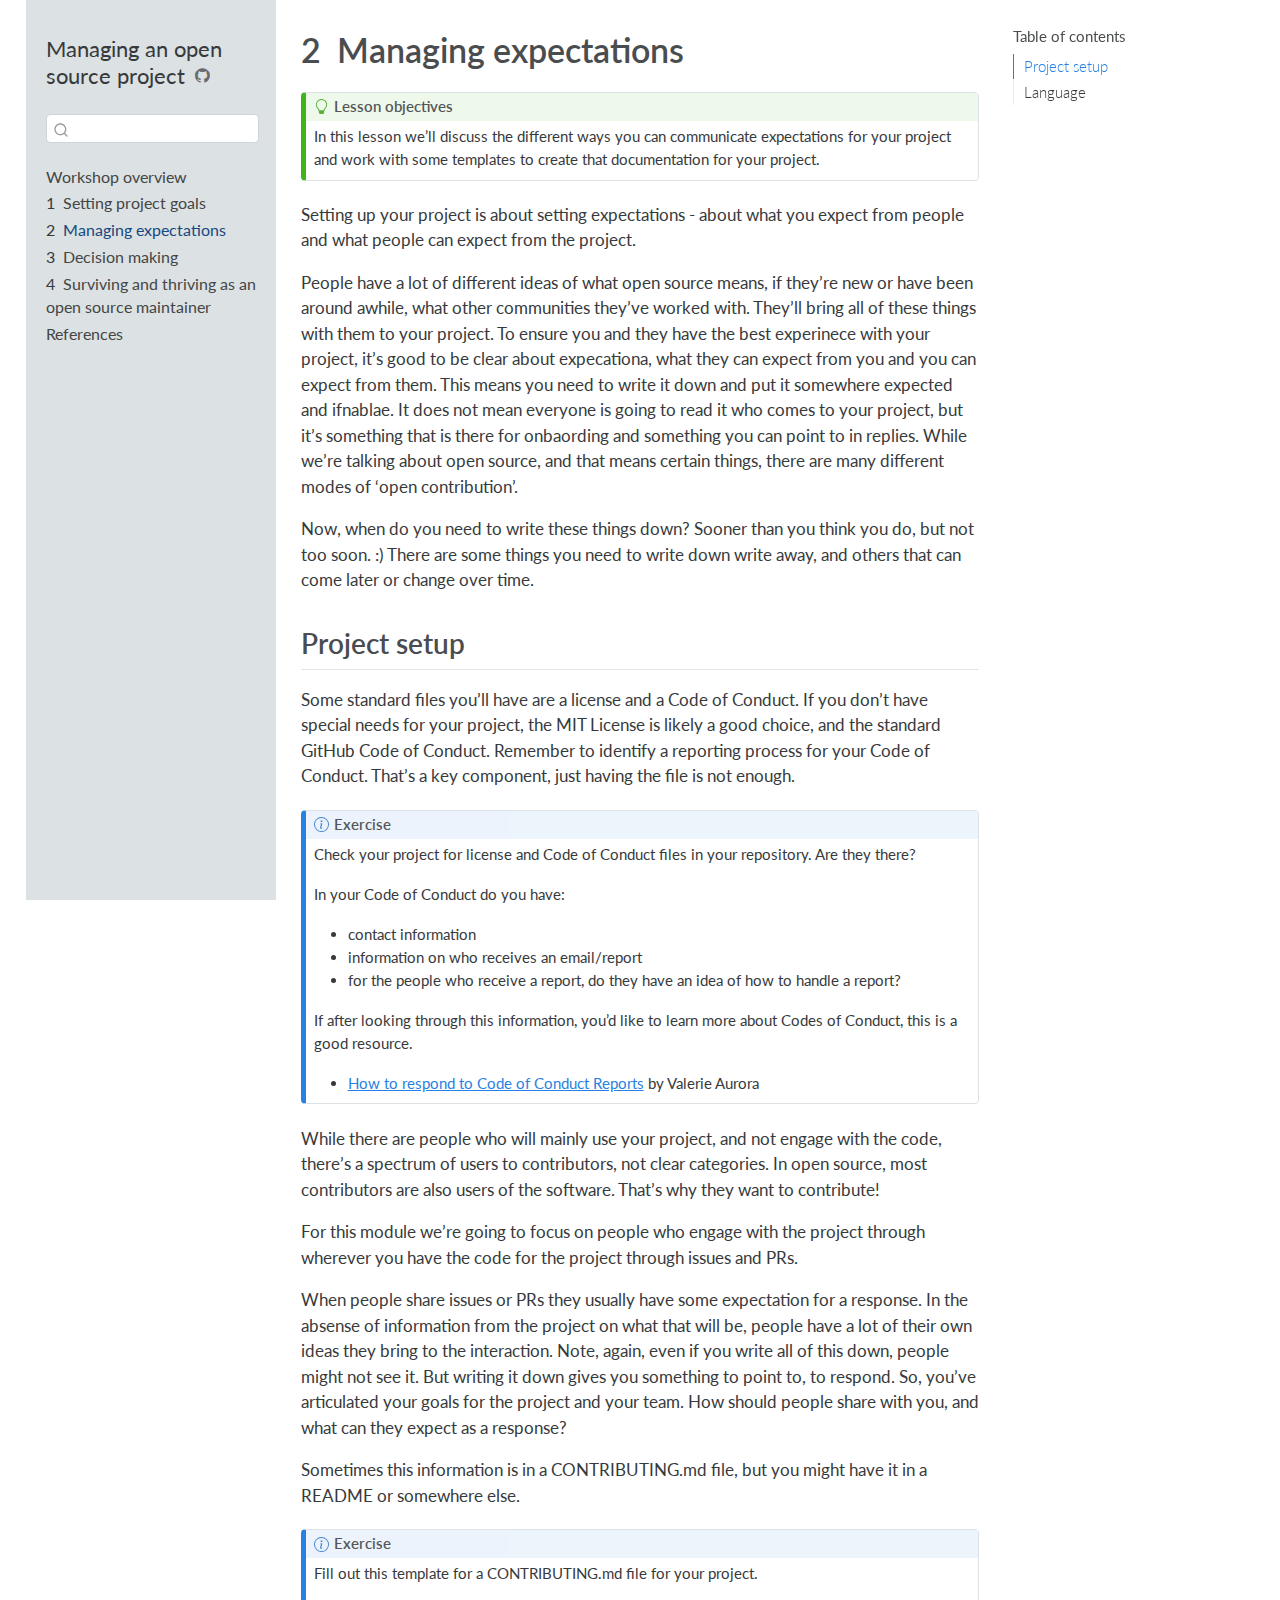
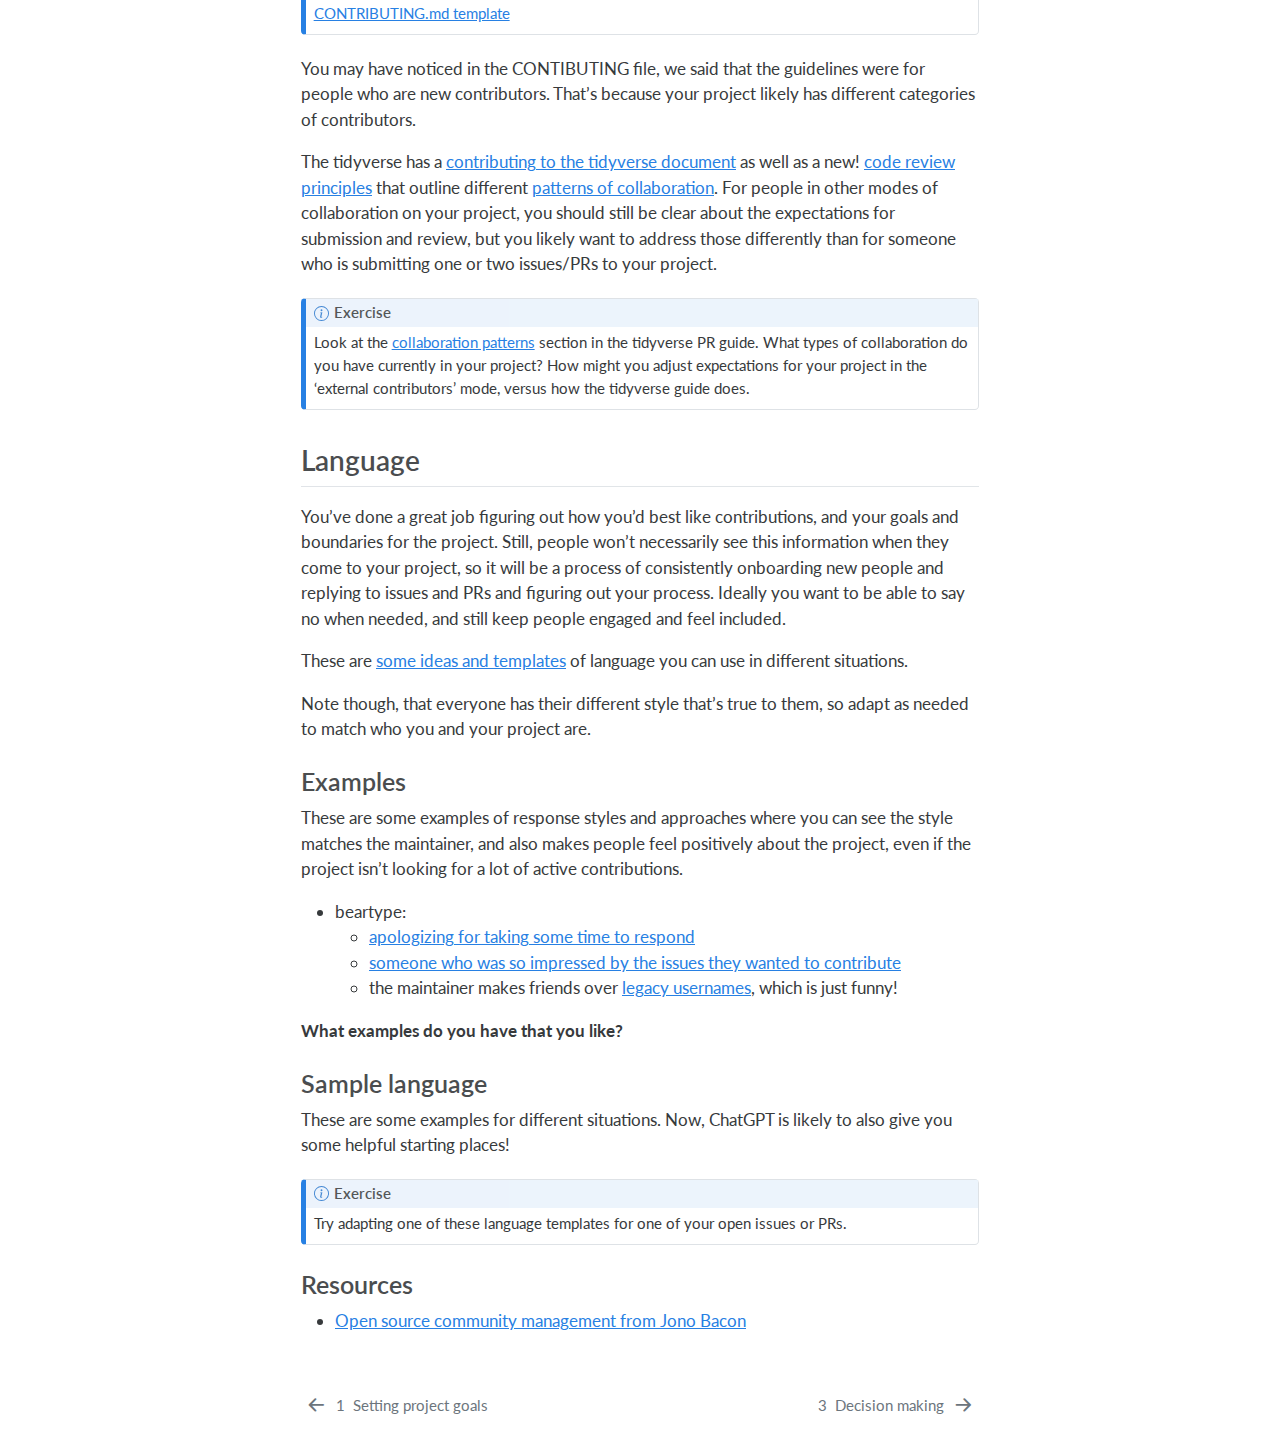
<file: managing-expectations.html>
<!DOCTYPE html>
<html xmlns="http://www.w3.org/1999/xhtml" lang="en" xml:lang="en"><head>

<meta charset="utf-8">
<meta name="generator" content="quarto-1.3.353">

<meta name="viewport" content="width=device-width, initial-scale=1.0, user-scalable=yes">


<title>Managing an open source project - 2&nbsp; Managing expectations</title>
<style>
code{white-space: pre-wrap;}
span.smallcaps{font-variant: small-caps;}
div.columns{display: flex; gap: min(4vw, 1.5em);}
div.column{flex: auto; overflow-x: auto;}
div.hanging-indent{margin-left: 1.5em; text-indent: -1.5em;}
ul.task-list{list-style: none;}
ul.task-list li input[type="checkbox"] {
  width: 0.8em;
  margin: 0 0.8em 0.2em -1em; /* quarto-specific, see https://github.com/quarto-dev/quarto-cli/issues/4556 */ 
  vertical-align: middle;
}
</style>


<script src="site_libs/quarto-nav/quarto-nav.js"></script>
<script src="site_libs/quarto-nav/headroom.min.js"></script>
<script src="site_libs/clipboard/clipboard.min.js"></script>
<script src="site_libs/quarto-search/autocomplete.umd.js"></script>
<script src="site_libs/quarto-search/fuse.min.js"></script>
<script src="site_libs/quarto-search/quarto-search.js"></script>
<meta name="quarto:offset" content="./">
<link href="./decision-making.html" rel="next">
<link href="./project-goals.html" rel="prev">
<script src="site_libs/quarto-html/quarto.js"></script>
<script src="site_libs/quarto-html/popper.min.js"></script>
<script src="site_libs/quarto-html/tippy.umd.min.js"></script>
<script src="site_libs/quarto-html/anchor.min.js"></script>
<link href="site_libs/quarto-html/tippy.css" rel="stylesheet">
<link href="site_libs/quarto-html/quarto-syntax-highlighting.css" rel="stylesheet" id="quarto-text-highlighting-styles">
<script src="site_libs/bootstrap/bootstrap.min.js"></script>
<link href="site_libs/bootstrap/bootstrap-icons.css" rel="stylesheet">
<link href="site_libs/bootstrap/bootstrap.min.css" rel="stylesheet" id="quarto-bootstrap" data-mode="light">
<script id="quarto-search-options" type="application/json">{
  "location": "sidebar",
  "copy-button": false,
  "collapse-after": 3,
  "panel-placement": "start",
  "type": "textbox",
  "limit": 20,
  "language": {
    "search-no-results-text": "No results",
    "search-matching-documents-text": "matching documents",
    "search-copy-link-title": "Copy link to search",
    "search-hide-matches-text": "Hide additional matches",
    "search-more-match-text": "more match in this document",
    "search-more-matches-text": "more matches in this document",
    "search-clear-button-title": "Clear",
    "search-detached-cancel-button-title": "Cancel",
    "search-submit-button-title": "Submit"
  }
}</script>


</head>

<body class="nav-sidebar floating">

<div id="quarto-search-results"></div>
  <header id="quarto-header" class="headroom fixed-top">
  <nav class="quarto-secondary-nav">
    <div class="container-fluid d-flex">
      <button type="button" class="quarto-btn-toggle btn" data-bs-toggle="collapse" data-bs-target="#quarto-sidebar,#quarto-sidebar-glass" aria-controls="quarto-sidebar" aria-expanded="false" aria-label="Toggle sidebar navigation" onclick="if (window.quartoToggleHeadroom) { window.quartoToggleHeadroom(); }">
        <i class="bi bi-layout-text-sidebar-reverse"></i>
      </button>
      <nav class="quarto-page-breadcrumbs" aria-label="breadcrumb"><ol class="breadcrumb"><li class="breadcrumb-item"><a href="./managing-expectations.html"><span class="chapter-number">2</span>&nbsp; <span class="chapter-title">Managing expectations</span></a></li></ol></nav>
      <a class="flex-grow-1" role="button" data-bs-toggle="collapse" data-bs-target="#quarto-sidebar,#quarto-sidebar-glass" aria-controls="quarto-sidebar" aria-expanded="false" aria-label="Toggle sidebar navigation" onclick="if (window.quartoToggleHeadroom) { window.quartoToggleHeadroom(); }">      
      </a>
      <button type="button" class="btn quarto-search-button" aria-label="Search" onclick="window.quartoOpenSearch();">
        <i class="bi bi-search"></i>
      </button>
    </div>
  </nav>
</header>
<!-- content -->
<div id="quarto-content" class="quarto-container page-columns page-rows-contents page-layout-article">
<!-- sidebar -->
  <nav id="quarto-sidebar" class="sidebar collapse collapse-horizontal sidebar-navigation floating overflow-auto">
    <div class="pt-lg-2 mt-2 text-left sidebar-header">
    <div class="sidebar-title mb-0 py-0">
      <a href="./">Managing an open source project</a> 
        <div class="sidebar-tools-main">
    <a href="https://github.com/posit-conf-2023/managing-os-project" title="Source Code" class="quarto-navigation-tool px-1" aria-label="Source Code"><i class="bi bi-github"></i></a>
</div>
    </div>
      </div>
        <div class="mt-2 flex-shrink-0 align-items-center">
        <div class="sidebar-search">
        <div id="quarto-search" class="" title="Search"></div>
        </div>
        </div>
    <div class="sidebar-menu-container"> 
    <ul class="list-unstyled mt-1">
        <li class="sidebar-item">
  <div class="sidebar-item-container"> 
  <a href="./index.html" class="sidebar-item-text sidebar-link">
 <span class="menu-text">Workshop overview</span></a>
  </div>
</li>
        <li class="sidebar-item">
  <div class="sidebar-item-container"> 
  <a href="./project-goals.html" class="sidebar-item-text sidebar-link">
 <span class="menu-text"><span class="chapter-number">1</span>&nbsp; <span class="chapter-title">Setting project goals</span></span></a>
  </div>
</li>
        <li class="sidebar-item">
  <div class="sidebar-item-container"> 
  <a href="./managing-expectations.html" class="sidebar-item-text sidebar-link active">
 <span class="menu-text"><span class="chapter-number">2</span>&nbsp; <span class="chapter-title">Managing expectations</span></span></a>
  </div>
</li>
        <li class="sidebar-item">
  <div class="sidebar-item-container"> 
  <a href="./decision-making.html" class="sidebar-item-text sidebar-link">
 <span class="menu-text"><span class="chapter-number">3</span>&nbsp; <span class="chapter-title">Decision making</span></span></a>
  </div>
</li>
        <li class="sidebar-item">
  <div class="sidebar-item-container"> 
  <a href="./thriving.html" class="sidebar-item-text sidebar-link">
 <span class="menu-text"><span class="chapter-number">4</span>&nbsp; <span class="chapter-title">Surviving and thriving as an open source maintainer</span></span></a>
  </div>
</li>
        <li class="sidebar-item">
  <div class="sidebar-item-container"> 
  <a href="./references.html" class="sidebar-item-text sidebar-link">
 <span class="menu-text">References</span></a>
  </div>
</li>
    </ul>
    </div>
</nav>
<div id="quarto-sidebar-glass" data-bs-toggle="collapse" data-bs-target="#quarto-sidebar,#quarto-sidebar-glass"></div>
<!-- margin-sidebar -->
    <div id="quarto-margin-sidebar" class="sidebar margin-sidebar">
        <nav id="TOC" role="doc-toc" class="toc-active">
    <h2 id="toc-title">Table of contents</h2>
   
  <ul>
  <li><a href="#project-setup" id="toc-project-setup" class="nav-link active" data-scroll-target="#project-setup">Project setup</a></li>
  <li><a href="#language" id="toc-language" class="nav-link" data-scroll-target="#language">Language</a>
  <ul class="collapse">
  <li><a href="#examples" id="toc-examples" class="nav-link" data-scroll-target="#examples">Examples</a></li>
  <li><a href="#sample-language" id="toc-sample-language" class="nav-link" data-scroll-target="#sample-language">Sample language</a></li>
  <li><a href="#resources" id="toc-resources" class="nav-link" data-scroll-target="#resources">Resources</a></li>
  </ul></li>
  </ul>
</nav>
    </div>
<!-- main -->
<main class="content" id="quarto-document-content">

<header id="title-block-header" class="quarto-title-block default">
<div class="quarto-title">
<h1 class="title"><span class="chapter-number">2</span>&nbsp; <span class="chapter-title">Managing expectations</span></h1>
</div>



<div class="quarto-title-meta">

    
  
    
  </div>
  

</header>

<div class="callout callout-style-default callout-tip callout-titled">
<div class="callout-header d-flex align-content-center">
<div class="callout-icon-container">
<i class="callout-icon"></i>
</div>
<div class="callout-title-container flex-fill">
Lesson objectives
</div>
</div>
<div class="callout-body-container callout-body">
<p>In this lesson we’ll discuss the different ways you can communicate expectations for your project and work with some templates to create that documentation for your project.</p>
</div>
</div>
<p>Setting up your project is about setting expectations - about what you expect from people and what people can expect from the project.</p>
<p>People have a lot of different ideas of what open source means, if they’re new or have been around awhile, what other communities they’ve worked with. They’ll bring all of these things with them to your project. To ensure you and they have the best experinece with your project, it’s good to be clear about expecationa, what they can expect from you and you can expect from them. This means you need to write it down and put it somewhere expected and ifnablae. It does not mean everyone is going to read it who comes to your project, but it’s something that is there for onbaording and something you can point to in replies. While we’re talking about open source, and that means certain things, there are many different modes of ‘open contribution’.</p>
<p>Now, when do you need to write these things down? Sooner than you think you do, but not too soon. :) There are some things you need to write down write away, and others that can come later or change over time.</p>
<section id="project-setup" class="level2">
<h2 class="anchored" data-anchor-id="project-setup">Project setup</h2>
<p>Some standard files you’ll have are a license and a Code of Conduct. If you don’t have special needs for your project, the MIT License is likely a good choice, and the standard GitHub Code of Conduct. Remember to identify a reporting process for your Code of Conduct. That’s a key component, just having the file is not enough.</p>
<div class="callout callout-style-default callout-note callout-titled">
<div class="callout-header d-flex align-content-center">
<div class="callout-icon-container">
<i class="callout-icon"></i>
</div>
<div class="callout-title-container flex-fill">
Exercise
</div>
</div>
<div class="callout-body-container callout-body">
<p>Check your project for license and Code of Conduct files in your repository. Are they there?</p>
<p>In your Code of Conduct do you have:</p>
<ul>
<li>contact information</li>
<li>information on who receives an email/report</li>
<li>for the people who receive a report, do they have an idea of how to handle a report?</li>
</ul>
<p>If after looking through this information, you’d like to learn more about Codes of Conduct, this is a good resource.</p>
<ul>
<li><a href="https://frameshiftconsulting.com/resources/code-of-conduct-book/#book">How to respond to Code of Conduct Reports</a> by Valerie Aurora</li>
</ul>
</div>
</div>
<p>While there are people who will mainly use your project, and not engage with the code, there’s a spectrum of users to contributors, not clear categories. In open source, most contributors are also users of the software. That’s why they want to contribute!</p>
<p>For this module we’re going to focus on people who engage with the project through wherever you have the code for the project through issues and PRs.</p>
<p>When people share issues or PRs they usually have some expectation for a response. In the absense of information from the project on what that will be, people have a lot of their own ideas they bring to the interaction. Note, again, even if you write all of this down, people might not see it. But writing it down gives you something to point to, to respond. So, you’ve articulated your goals for the project and your team. How should people share with you, and what can they expect as a response?</p>
<p>Sometimes this information is in a CONTRIBUTING.md file, but you might have it in a README or somewhere else.</p>
<div class="callout callout-style-default callout-note callout-titled">
<div class="callout-header d-flex align-content-center">
<div class="callout-icon-container">
<i class="callout-icon"></i>
</div>
<div class="callout-title-container flex-fill">
Exercise
</div>
</div>
<div class="callout-body-container callout-body">
<p>Fill out this template for a CONTRIBUTING.md file for your project.</p>
<p><a href="worksheets/CONTRIBUTING.md">CONTRIBUTING.md template</a></p>
</div>
</div>
<p>You may have noticed in the CONTIBUTING file, we said that the guidelines were for people who are new contributors. That’s because your project likely has different categories of contributors.</p>
<p>The tidyverse has a <a href="https://tidyverse.tidyverse.org/CONTRIBUTING.html">contributing to the tidyverse document</a> as well as a new! <a href="https://code-review.tidyverse.org/">code review principles</a> that outline different <a href="https://code-review.tidyverse.org/collaboration/">patterns of collaboration</a>. For people in other modes of collaboration on your project, you should still be clear about the expectations for submission and review, but you likely want to address those differently than for someone who is submitting one or two issues/PRs to your project.</p>
<div class="callout callout-style-default callout-note callout-titled">
<div class="callout-header d-flex align-content-center">
<div class="callout-icon-container">
<i class="callout-icon"></i>
</div>
<div class="callout-title-container flex-fill">
Exercise
</div>
</div>
<div class="callout-body-container callout-body">
<p>Look at the <a href="https://code-review.tidyverse.org/collaboration/">collaboration patterns</a> section in the tidyverse PR guide. What types of collaboration do you have currently in your project? How might you adjust expectations for your project in the ‘external contributors’ mode, versus how the tidyverse guide does.</p>
</div>
</div>
</section>
<section id="language" class="level2">
<h2 class="anchored" data-anchor-id="language">Language</h2>
<p>You’ve done a great job figuring out how you’d best like contributions, and your goals and boundaries for the project. Still, people won’t necessarily see this information when they come to your project, so it will be a process of consistently onboarding new people and replying to issues and PRs and figuring out your process. Ideally you want to be able to say no when needed, and still keep people engaged and feel included.</p>
<p>These are <a href="worksheets/github-review.html">some ideas and templates</a> of language you can use in different situations.</p>
<p>Note though, that everyone has their different style that’s true to them, so adapt as needed to match who you and your project are.</p>
<section id="examples" class="level3">
<h3 class="anchored" data-anchor-id="examples">Examples</h3>
<p>These are some examples of response styles and approaches where you can see the style matches the maintainer, and also makes people feel positively about the project, even if the project isn’t looking for a lot of active contributions.</p>
<ul>
<li>beartype:
<ul>
<li><a href="https://github.com/beartype/beartype/issues/270">apologizing for taking some time to respond</a></li>
<li><a href="https://github.com/beartype/beartype/issues/12">someone who was so impressed by the issues they wanted to contribute</a></li>
<li>the maintainer makes friends over <a href="https://github.com/beartype/beartype/issues/226#issuecomment-1512519495">legacy usernames</a>, which is just funny!</li>
</ul></li>
</ul>
<p><strong>What examples do you have that you like?</strong></p>
</section>
<section id="sample-language" class="level3">
<h3 class="anchored" data-anchor-id="sample-language">Sample language</h3>
<p>These are some examples for different situations. Now, ChatGPT is likely to also give you some helpful starting places!</p>
<div class="callout callout-style-default callout-note callout-titled">
<div class="callout-header d-flex align-content-center">
<div class="callout-icon-container">
<i class="callout-icon"></i>
</div>
<div class="callout-title-container flex-fill">
Exercise
</div>
</div>
<div class="callout-body-container callout-body">
<p>Try adapting one of these language templates for one of your open issues or PRs.</p>
</div>
</div>
</section>
<section id="resources" class="level3">
<h3 class="anchored" data-anchor-id="resources">Resources</h3>
<ul>
<li><a href="https://www.jonobacon.com/">Open source community management from Jono Bacon</a></li>
</ul>


</section>
</section>

</main> <!-- /main -->
<script id="quarto-html-after-body" type="application/javascript">
window.document.addEventListener("DOMContentLoaded", function (event) {
  const toggleBodyColorMode = (bsSheetEl) => {
    const mode = bsSheetEl.getAttribute("data-mode");
    const bodyEl = window.document.querySelector("body");
    if (mode === "dark") {
      bodyEl.classList.add("quarto-dark");
      bodyEl.classList.remove("quarto-light");
    } else {
      bodyEl.classList.add("quarto-light");
      bodyEl.classList.remove("quarto-dark");
    }
  }
  const toggleBodyColorPrimary = () => {
    const bsSheetEl = window.document.querySelector("link#quarto-bootstrap");
    if (bsSheetEl) {
      toggleBodyColorMode(bsSheetEl);
    }
  }
  toggleBodyColorPrimary();  
  const icon = "";
  const anchorJS = new window.AnchorJS();
  anchorJS.options = {
    placement: 'right',
    icon: icon
  };
  anchorJS.add('.anchored');
  const isCodeAnnotation = (el) => {
    for (const clz of el.classList) {
      if (clz.startsWith('code-annotation-')) {                     
        return true;
      }
    }
    return false;
  }
  const clipboard = new window.ClipboardJS('.code-copy-button', {
    text: function(trigger) {
      const codeEl = trigger.previousElementSibling.cloneNode(true);
      for (const childEl of codeEl.children) {
        if (isCodeAnnotation(childEl)) {
          childEl.remove();
        }
      }
      return codeEl.innerText;
    }
  });
  clipboard.on('success', function(e) {
    // button target
    const button = e.trigger;
    // don't keep focus
    button.blur();
    // flash "checked"
    button.classList.add('code-copy-button-checked');
    var currentTitle = button.getAttribute("title");
    button.setAttribute("title", "Copied!");
    let tooltip;
    if (window.bootstrap) {
      button.setAttribute("data-bs-toggle", "tooltip");
      button.setAttribute("data-bs-placement", "left");
      button.setAttribute("data-bs-title", "Copied!");
      tooltip = new bootstrap.Tooltip(button, 
        { trigger: "manual", 
          customClass: "code-copy-button-tooltip",
          offset: [0, -8]});
      tooltip.show();    
    }
    setTimeout(function() {
      if (tooltip) {
        tooltip.hide();
        button.removeAttribute("data-bs-title");
        button.removeAttribute("data-bs-toggle");
        button.removeAttribute("data-bs-placement");
      }
      button.setAttribute("title", currentTitle);
      button.classList.remove('code-copy-button-checked');
    }, 1000);
    // clear code selection
    e.clearSelection();
  });
  function tippyHover(el, contentFn) {
    const config = {
      allowHTML: true,
      content: contentFn,
      maxWidth: 500,
      delay: 100,
      arrow: false,
      appendTo: function(el) {
          return el.parentElement;
      },
      interactive: true,
      interactiveBorder: 10,
      theme: 'quarto',
      placement: 'bottom-start'
    };
    window.tippy(el, config); 
  }
  const noterefs = window.document.querySelectorAll('a[role="doc-noteref"]');
  for (var i=0; i<noterefs.length; i++) {
    const ref = noterefs[i];
    tippyHover(ref, function() {
      // use id or data attribute instead here
      let href = ref.getAttribute('data-footnote-href') || ref.getAttribute('href');
      try { href = new URL(href).hash; } catch {}
      const id = href.replace(/^#\/?/, "");
      const note = window.document.getElementById(id);
      return note.innerHTML;
    });
  }
      let selectedAnnoteEl;
      const selectorForAnnotation = ( cell, annotation) => {
        let cellAttr = 'data-code-cell="' + cell + '"';
        let lineAttr = 'data-code-annotation="' +  annotation + '"';
        const selector = 'span[' + cellAttr + '][' + lineAttr + ']';
        return selector;
      }
      const selectCodeLines = (annoteEl) => {
        const doc = window.document;
        const targetCell = annoteEl.getAttribute("data-target-cell");
        const targetAnnotation = annoteEl.getAttribute("data-target-annotation");
        const annoteSpan = window.document.querySelector(selectorForAnnotation(targetCell, targetAnnotation));
        const lines = annoteSpan.getAttribute("data-code-lines").split(",");
        const lineIds = lines.map((line) => {
          return targetCell + "-" + line;
        })
        let top = null;
        let height = null;
        let parent = null;
        if (lineIds.length > 0) {
            //compute the position of the single el (top and bottom and make a div)
            const el = window.document.getElementById(lineIds[0]);
            top = el.offsetTop;
            height = el.offsetHeight;
            parent = el.parentElement.parentElement;
          if (lineIds.length > 1) {
            const lastEl = window.document.getElementById(lineIds[lineIds.length - 1]);
            const bottom = lastEl.offsetTop + lastEl.offsetHeight;
            height = bottom - top;
          }
          if (top !== null && height !== null && parent !== null) {
            // cook up a div (if necessary) and position it 
            let div = window.document.getElementById("code-annotation-line-highlight");
            if (div === null) {
              div = window.document.createElement("div");
              div.setAttribute("id", "code-annotation-line-highlight");
              div.style.position = 'absolute';
              parent.appendChild(div);
            }
            div.style.top = top - 2 + "px";
            div.style.height = height + 4 + "px";
            let gutterDiv = window.document.getElementById("code-annotation-line-highlight-gutter");
            if (gutterDiv === null) {
              gutterDiv = window.document.createElement("div");
              gutterDiv.setAttribute("id", "code-annotation-line-highlight-gutter");
              gutterDiv.style.position = 'absolute';
              const codeCell = window.document.getElementById(targetCell);
              const gutter = codeCell.querySelector('.code-annotation-gutter');
              gutter.appendChild(gutterDiv);
            }
            gutterDiv.style.top = top - 2 + "px";
            gutterDiv.style.height = height + 4 + "px";
          }
          selectedAnnoteEl = annoteEl;
        }
      };
      const unselectCodeLines = () => {
        const elementsIds = ["code-annotation-line-highlight", "code-annotation-line-highlight-gutter"];
        elementsIds.forEach((elId) => {
          const div = window.document.getElementById(elId);
          if (div) {
            div.remove();
          }
        });
        selectedAnnoteEl = undefined;
      };
      // Attach click handler to the DT
      const annoteDls = window.document.querySelectorAll('dt[data-target-cell]');
      for (const annoteDlNode of annoteDls) {
        annoteDlNode.addEventListener('click', (event) => {
          const clickedEl = event.target;
          if (clickedEl !== selectedAnnoteEl) {
            unselectCodeLines();
            const activeEl = window.document.querySelector('dt[data-target-cell].code-annotation-active');
            if (activeEl) {
              activeEl.classList.remove('code-annotation-active');
            }
            selectCodeLines(clickedEl);
            clickedEl.classList.add('code-annotation-active');
          } else {
            // Unselect the line
            unselectCodeLines();
            clickedEl.classList.remove('code-annotation-active');
          }
        });
      }
  const findCites = (el) => {
    const parentEl = el.parentElement;
    if (parentEl) {
      const cites = parentEl.dataset.cites;
      if (cites) {
        return {
          el,
          cites: cites.split(' ')
        };
      } else {
        return findCites(el.parentElement)
      }
    } else {
      return undefined;
    }
  };
  var bibliorefs = window.document.querySelectorAll('a[role="doc-biblioref"]');
  for (var i=0; i<bibliorefs.length; i++) {
    const ref = bibliorefs[i];
    const citeInfo = findCites(ref);
    if (citeInfo) {
      tippyHover(citeInfo.el, function() {
        var popup = window.document.createElement('div');
        citeInfo.cites.forEach(function(cite) {
          var citeDiv = window.document.createElement('div');
          citeDiv.classList.add('hanging-indent');
          citeDiv.classList.add('csl-entry');
          var biblioDiv = window.document.getElementById('ref-' + cite);
          if (biblioDiv) {
            citeDiv.innerHTML = biblioDiv.innerHTML;
          }
          popup.appendChild(citeDiv);
        });
        return popup.innerHTML;
      });
    }
  }
});
</script>
<nav class="page-navigation">
  <div class="nav-page nav-page-previous">
      <a href="./project-goals.html" class="pagination-link">
        <i class="bi bi-arrow-left-short"></i> <span class="nav-page-text"><span class="chapter-number">1</span>&nbsp; <span class="chapter-title">Setting project goals</span></span>
      </a>          
  </div>
  <div class="nav-page nav-page-next">
      <a href="./decision-making.html" class="pagination-link">
        <span class="nav-page-text"><span class="chapter-number">3</span>&nbsp; <span class="chapter-title">Decision making</span></span> <i class="bi bi-arrow-right-short"></i>
      </a>
  </div>
</nav>
</div> <!-- /content -->



</body></html>
</file>
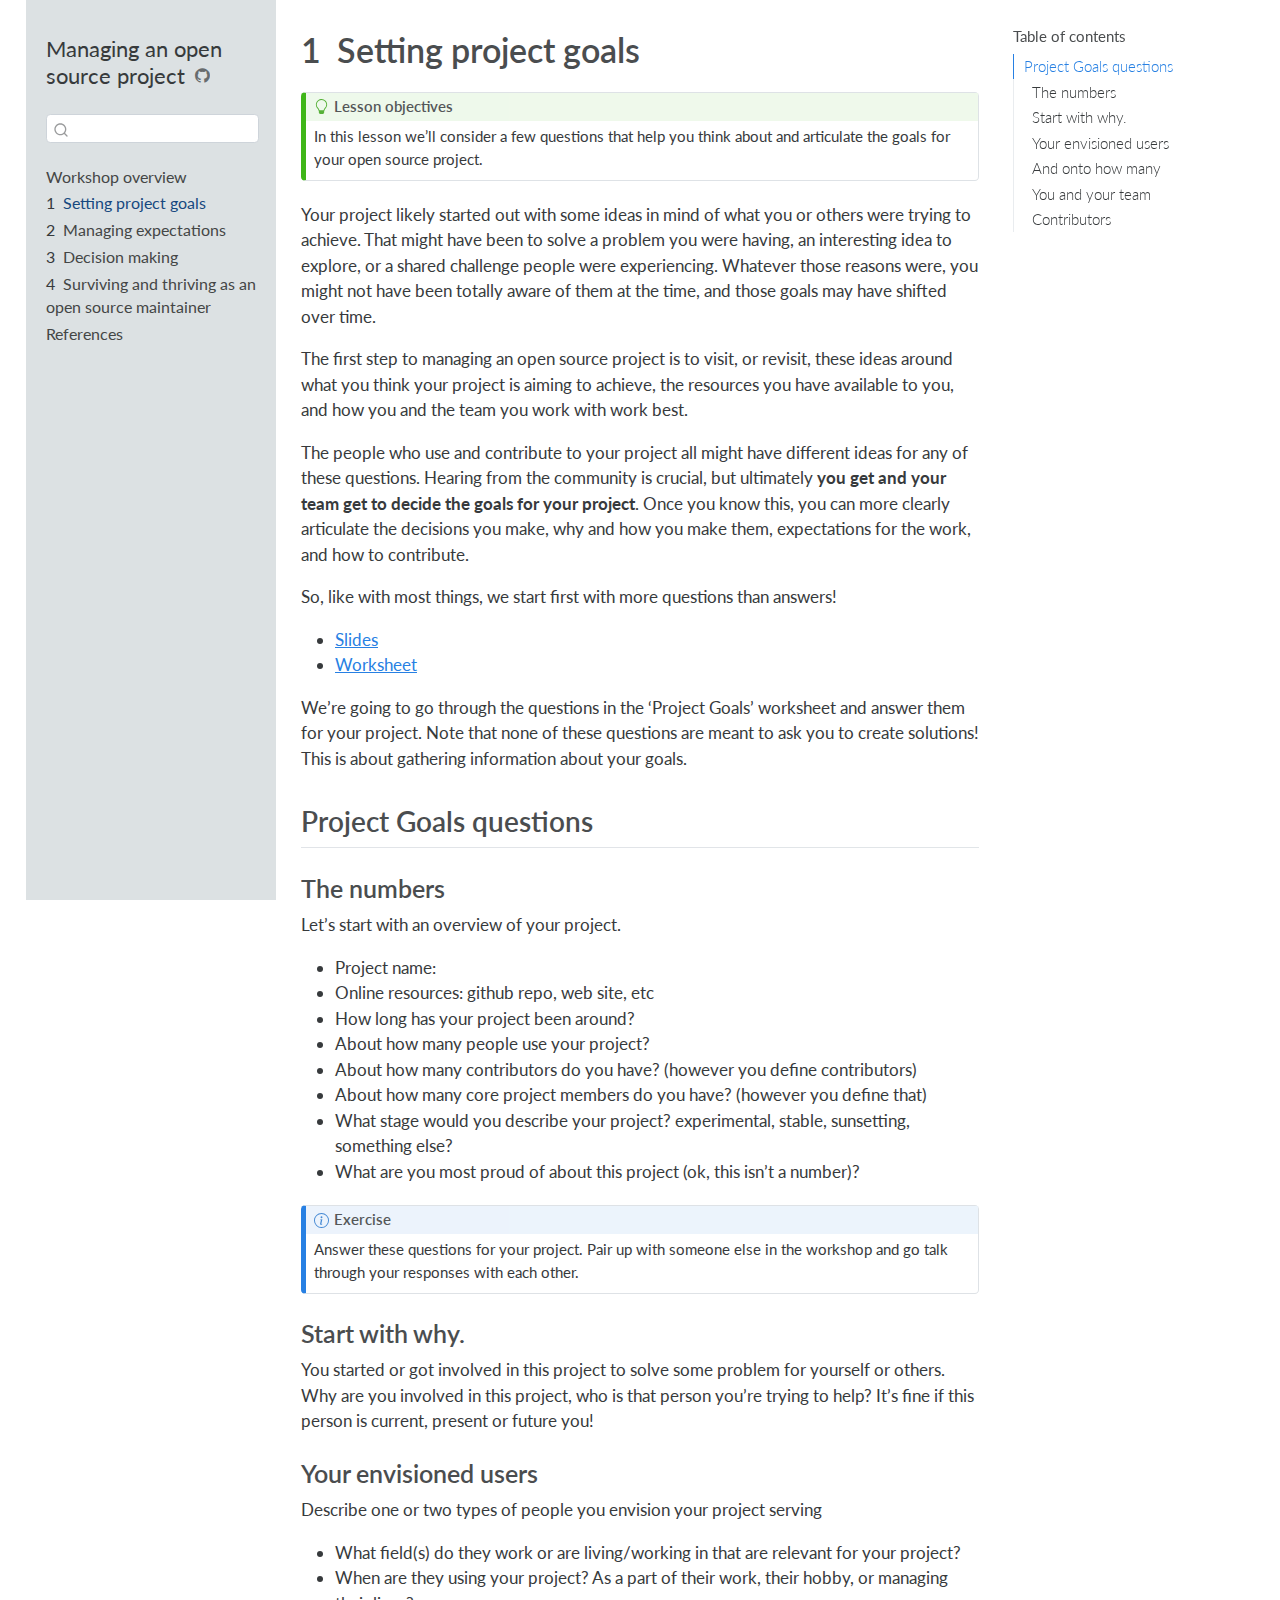
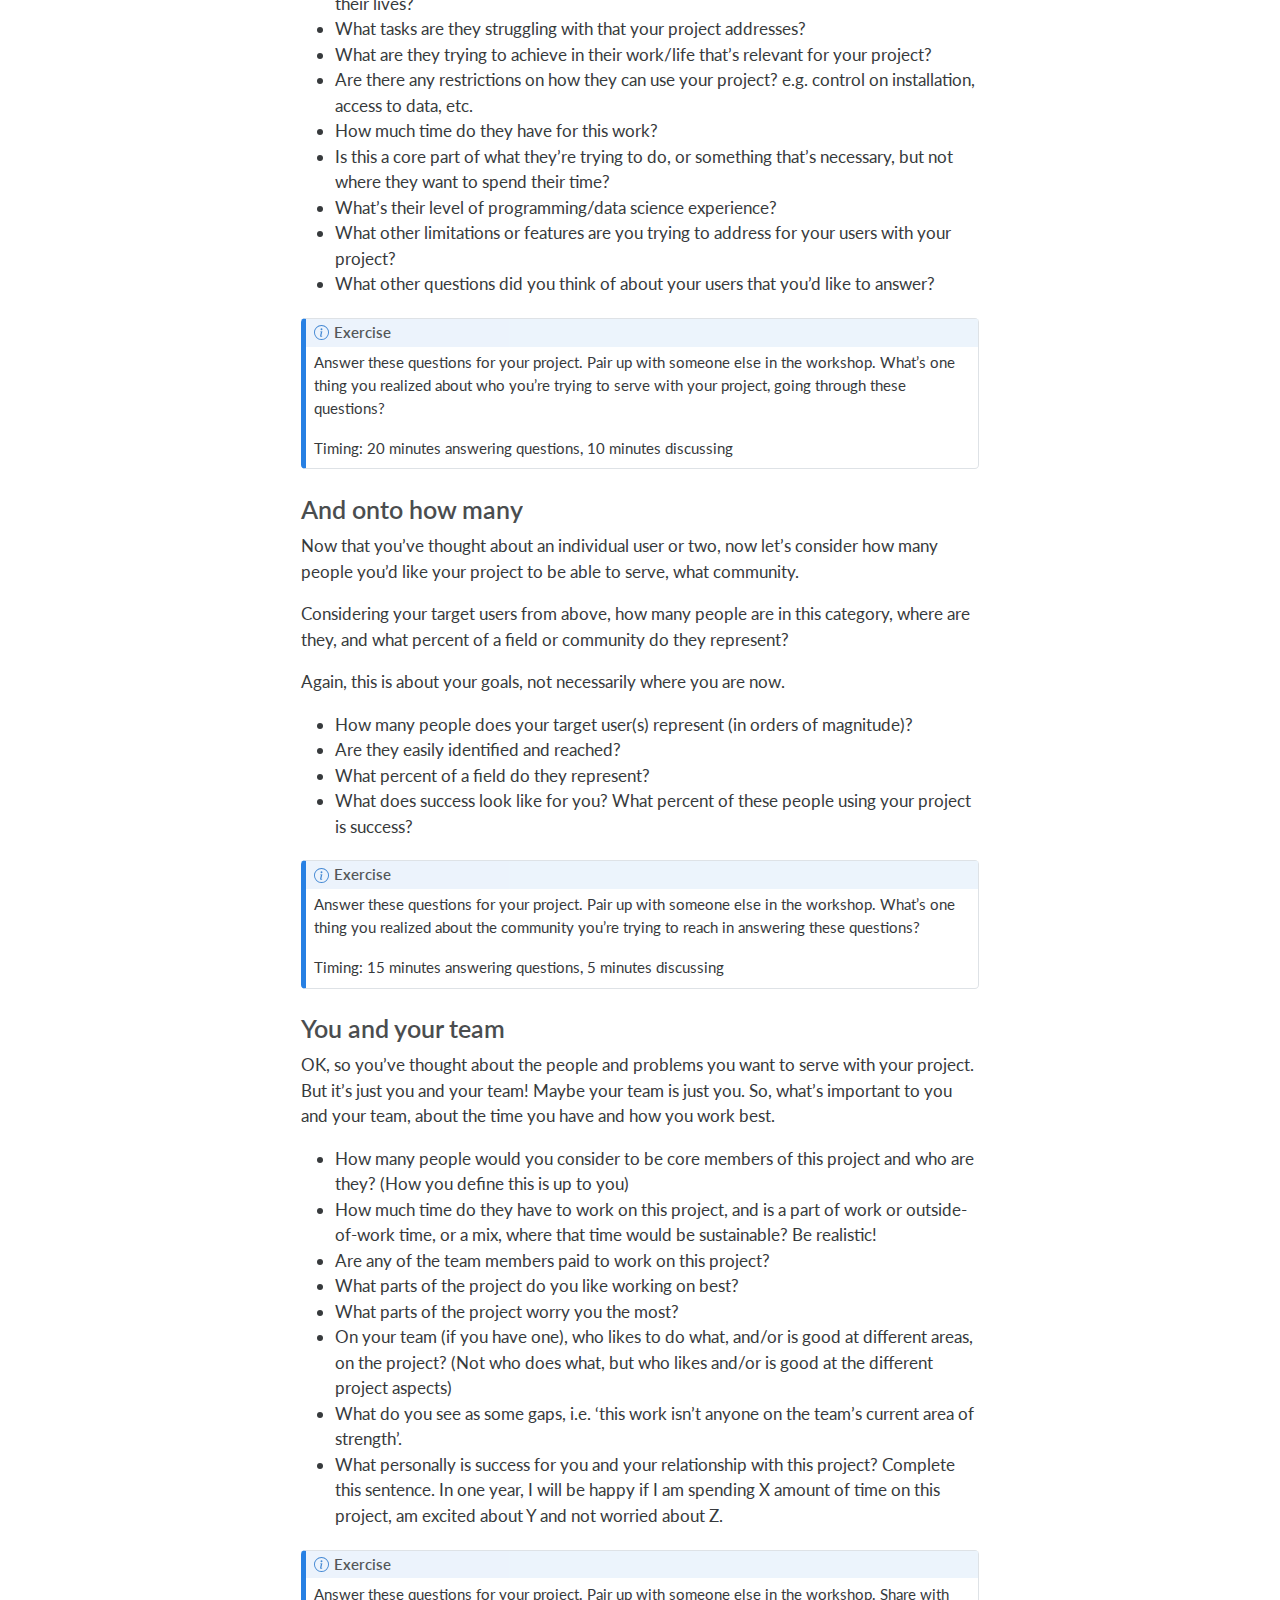
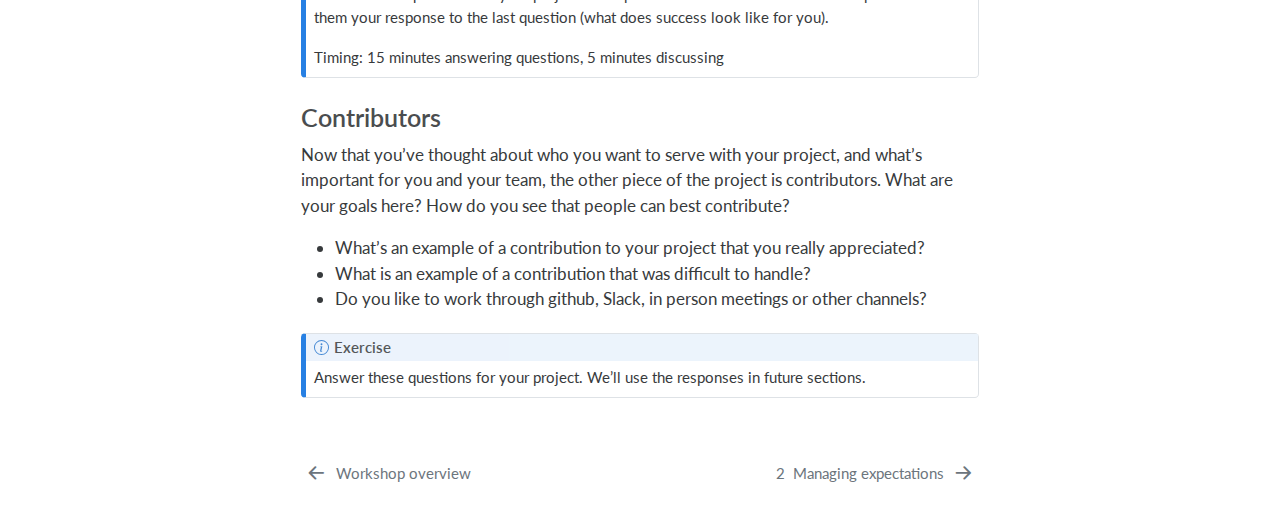
<file: project-goals.html>
<!DOCTYPE html>
<html xmlns="http://www.w3.org/1999/xhtml" lang="en" xml:lang="en"><head>

<meta charset="utf-8">
<meta name="generator" content="quarto-1.3.353">

<meta name="viewport" content="width=device-width, initial-scale=1.0, user-scalable=yes">


<title>Managing an open source project - 1&nbsp; Setting project goals</title>
<style>
code{white-space: pre-wrap;}
span.smallcaps{font-variant: small-caps;}
div.columns{display: flex; gap: min(4vw, 1.5em);}
div.column{flex: auto; overflow-x: auto;}
div.hanging-indent{margin-left: 1.5em; text-indent: -1.5em;}
ul.task-list{list-style: none;}
ul.task-list li input[type="checkbox"] {
  width: 0.8em;
  margin: 0 0.8em 0.2em -1em; /* quarto-specific, see https://github.com/quarto-dev/quarto-cli/issues/4556 */ 
  vertical-align: middle;
}
</style>


<script src="site_libs/quarto-nav/quarto-nav.js"></script>
<script src="site_libs/quarto-nav/headroom.min.js"></script>
<script src="site_libs/clipboard/clipboard.min.js"></script>
<script src="site_libs/quarto-search/autocomplete.umd.js"></script>
<script src="site_libs/quarto-search/fuse.min.js"></script>
<script src="site_libs/quarto-search/quarto-search.js"></script>
<meta name="quarto:offset" content="./">
<link href="./managing-expectations.html" rel="next">
<link href="./index.html" rel="prev">
<script src="site_libs/quarto-html/quarto.js"></script>
<script src="site_libs/quarto-html/popper.min.js"></script>
<script src="site_libs/quarto-html/tippy.umd.min.js"></script>
<script src="site_libs/quarto-html/anchor.min.js"></script>
<link href="site_libs/quarto-html/tippy.css" rel="stylesheet">
<link href="site_libs/quarto-html/quarto-syntax-highlighting.css" rel="stylesheet" id="quarto-text-highlighting-styles">
<script src="site_libs/bootstrap/bootstrap.min.js"></script>
<link href="site_libs/bootstrap/bootstrap-icons.css" rel="stylesheet">
<link href="site_libs/bootstrap/bootstrap.min.css" rel="stylesheet" id="quarto-bootstrap" data-mode="light">
<script id="quarto-search-options" type="application/json">{
  "location": "sidebar",
  "copy-button": false,
  "collapse-after": 3,
  "panel-placement": "start",
  "type": "textbox",
  "limit": 20,
  "language": {
    "search-no-results-text": "No results",
    "search-matching-documents-text": "matching documents",
    "search-copy-link-title": "Copy link to search",
    "search-hide-matches-text": "Hide additional matches",
    "search-more-match-text": "more match in this document",
    "search-more-matches-text": "more matches in this document",
    "search-clear-button-title": "Clear",
    "search-detached-cancel-button-title": "Cancel",
    "search-submit-button-title": "Submit"
  }
}</script>


</head>

<body class="nav-sidebar floating">

<div id="quarto-search-results"></div>
  <header id="quarto-header" class="headroom fixed-top">
  <nav class="quarto-secondary-nav">
    <div class="container-fluid d-flex">
      <button type="button" class="quarto-btn-toggle btn" data-bs-toggle="collapse" data-bs-target="#quarto-sidebar,#quarto-sidebar-glass" aria-controls="quarto-sidebar" aria-expanded="false" aria-label="Toggle sidebar navigation" onclick="if (window.quartoToggleHeadroom) { window.quartoToggleHeadroom(); }">
        <i class="bi bi-layout-text-sidebar-reverse"></i>
      </button>
      <nav class="quarto-page-breadcrumbs" aria-label="breadcrumb"><ol class="breadcrumb"><li class="breadcrumb-item"><a href="./project-goals.html"><span class="chapter-number">1</span>&nbsp; <span class="chapter-title">Setting project goals</span></a></li></ol></nav>
      <a class="flex-grow-1" role="button" data-bs-toggle="collapse" data-bs-target="#quarto-sidebar,#quarto-sidebar-glass" aria-controls="quarto-sidebar" aria-expanded="false" aria-label="Toggle sidebar navigation" onclick="if (window.quartoToggleHeadroom) { window.quartoToggleHeadroom(); }">      
      </a>
      <button type="button" class="btn quarto-search-button" aria-label="Search" onclick="window.quartoOpenSearch();">
        <i class="bi bi-search"></i>
      </button>
    </div>
  </nav>
</header>
<!-- content -->
<div id="quarto-content" class="quarto-container page-columns page-rows-contents page-layout-article">
<!-- sidebar -->
  <nav id="quarto-sidebar" class="sidebar collapse collapse-horizontal sidebar-navigation floating overflow-auto">
    <div class="pt-lg-2 mt-2 text-left sidebar-header">
    <div class="sidebar-title mb-0 py-0">
      <a href="./">Managing an open source project</a> 
        <div class="sidebar-tools-main">
    <a href="https://github.com/posit-conf-2023/managing-os-project" title="Source Code" class="quarto-navigation-tool px-1" aria-label="Source Code"><i class="bi bi-github"></i></a>
</div>
    </div>
      </div>
        <div class="mt-2 flex-shrink-0 align-items-center">
        <div class="sidebar-search">
        <div id="quarto-search" class="" title="Search"></div>
        </div>
        </div>
    <div class="sidebar-menu-container"> 
    <ul class="list-unstyled mt-1">
        <li class="sidebar-item">
  <div class="sidebar-item-container"> 
  <a href="./index.html" class="sidebar-item-text sidebar-link">
 <span class="menu-text">Workshop overview</span></a>
  </div>
</li>
        <li class="sidebar-item">
  <div class="sidebar-item-container"> 
  <a href="./project-goals.html" class="sidebar-item-text sidebar-link active">
 <span class="menu-text"><span class="chapter-number">1</span>&nbsp; <span class="chapter-title">Setting project goals</span></span></a>
  </div>
</li>
        <li class="sidebar-item">
  <div class="sidebar-item-container"> 
  <a href="./managing-expectations.html" class="sidebar-item-text sidebar-link">
 <span class="menu-text"><span class="chapter-number">2</span>&nbsp; <span class="chapter-title">Managing expectations</span></span></a>
  </div>
</li>
        <li class="sidebar-item">
  <div class="sidebar-item-container"> 
  <a href="./decision-making.html" class="sidebar-item-text sidebar-link">
 <span class="menu-text"><span class="chapter-number">3</span>&nbsp; <span class="chapter-title">Decision making</span></span></a>
  </div>
</li>
        <li class="sidebar-item">
  <div class="sidebar-item-container"> 
  <a href="./thriving.html" class="sidebar-item-text sidebar-link">
 <span class="menu-text"><span class="chapter-number">4</span>&nbsp; <span class="chapter-title">Surviving and thriving as an open source maintainer</span></span></a>
  </div>
</li>
        <li class="sidebar-item">
  <div class="sidebar-item-container"> 
  <a href="./references.html" class="sidebar-item-text sidebar-link">
 <span class="menu-text">References</span></a>
  </div>
</li>
    </ul>
    </div>
</nav>
<div id="quarto-sidebar-glass" data-bs-toggle="collapse" data-bs-target="#quarto-sidebar,#quarto-sidebar-glass"></div>
<!-- margin-sidebar -->
    <div id="quarto-margin-sidebar" class="sidebar margin-sidebar">
        <nav id="TOC" role="doc-toc" class="toc-active">
    <h2 id="toc-title">Table of contents</h2>
   
  <ul>
  <li><a href="#project-goals-questions" id="toc-project-goals-questions" class="nav-link active" data-scroll-target="#project-goals-questions">Project Goals questions</a>
  <ul class="collapse">
  <li><a href="#the-numbers" id="toc-the-numbers" class="nav-link" data-scroll-target="#the-numbers">The numbers</a></li>
  <li><a href="#start-with-why." id="toc-start-with-why." class="nav-link" data-scroll-target="#start-with-why.">Start with why.</a></li>
  <li><a href="#your-envisioned-users" id="toc-your-envisioned-users" class="nav-link" data-scroll-target="#your-envisioned-users">Your envisioned users</a></li>
  <li><a href="#and-onto-how-many" id="toc-and-onto-how-many" class="nav-link" data-scroll-target="#and-onto-how-many">And onto how many</a></li>
  <li><a href="#you-and-your-team" id="toc-you-and-your-team" class="nav-link" data-scroll-target="#you-and-your-team">You and your team</a></li>
  <li><a href="#contributors" id="toc-contributors" class="nav-link" data-scroll-target="#contributors">Contributors</a></li>
  </ul></li>
  </ul>
</nav>
    </div>
<!-- main -->
<main class="content" id="quarto-document-content">

<header id="title-block-header" class="quarto-title-block default">
<div class="quarto-title">
<h1 class="title"><span class="chapter-number">1</span>&nbsp; <span class="chapter-title">Setting project goals</span></h1>
</div>



<div class="quarto-title-meta">

    
  
    
  </div>
  

</header>

<div class="callout callout-style-default callout-tip callout-titled">
<div class="callout-header d-flex align-content-center">
<div class="callout-icon-container">
<i class="callout-icon"></i>
</div>
<div class="callout-title-container flex-fill">
Lesson objectives
</div>
</div>
<div class="callout-body-container callout-body">
<p>In this lesson we’ll consider a few questions that help you think about and articulate the goals for your open source project.</p>
</div>
</div>
<p>Your project likely started out with some ideas in mind of what you or others were trying to achieve. That might have been to solve a problem you were having, an interesting idea to explore, or a shared challenge people were experiencing. Whatever those reasons were, you might not have been totally aware of them at the time, and those goals may have shifted over time.</p>
<p>The first step to managing an open source project is to visit, or revisit, these ideas around what you think your project is aiming to achieve, the resources you have available to you, and how you and the team you work with work best.</p>
<p>The people who use and contribute to your project all might have different ideas for any of these questions. Hearing from the community is crucial, but ultimately <strong>you get and your team get to decide the goals for your project</strong>. Once you know this, you can more clearly articulate the decisions you make, why and how you make them, expectations for the work, and how to contribute.</p>
<p>So, like with most things, we start first with more questions than answers!</p>
<ul>
<li><a href="https://docs.google.com/presentation/d/1pZxDRdXzvL5lTtJmJXfzSM9SmAMcE5VFEclKpi07fJk/">Slides</a></li>
<li><a href="worksheets/project-goals-worksheet.pdf">Worksheet</a></li>
</ul>
<p>We’re going to go through the questions in the ‘Project Goals’ worksheet and answer them for your project. Note that none of these questions are meant to ask you to create solutions! This is about gathering information about your goals.</p>
<section id="project-goals-questions" class="level2">
<h2 class="anchored" data-anchor-id="project-goals-questions">Project Goals questions</h2>
<section id="the-numbers" class="level3">
<h3 class="anchored" data-anchor-id="the-numbers">The numbers</h3>
<p>Let’s start with an overview of your project.</p>
<ul>
<li>Project name:</li>
<li>Online resources: github repo, web site, etc</li>
<li>How long has your project been around?</li>
<li>About how many people use your project?</li>
<li>About how many contributors do you have? (however you define contributors)</li>
<li>About how many core project members do you have? (however you define that)</li>
<li>What stage would you describe your project? experimental, stable, sunsetting, something else?</li>
<li>What are you most proud of about this project (ok, this isn’t a number)?</li>
</ul>
<div class="callout callout-style-default callout-note callout-titled">
<div class="callout-header d-flex align-content-center">
<div class="callout-icon-container">
<i class="callout-icon"></i>
</div>
<div class="callout-title-container flex-fill">
Exercise
</div>
</div>
<div class="callout-body-container callout-body">
<p>Answer these questions for your project. Pair up with someone else in the workshop and go talk through your responses with each other.</p>
</div>
</div>
</section>
<section id="start-with-why." class="level3">
<h3 class="anchored" data-anchor-id="start-with-why.">Start with why.</h3>
<p>You started or got involved in this project to solve some problem for yourself or others. Why are you involved in this project, who is that person you’re trying to help? It’s fine if this person is current, present or future you!</p>
</section>
<section id="your-envisioned-users" class="level3">
<h3 class="anchored" data-anchor-id="your-envisioned-users">Your envisioned users</h3>
<p>Describe one or two types of people you envision your project serving</p>
<ul>
<li>What field(s) do they work or are living/working in that are relevant for your project?</li>
<li>When are they using your project? As a part of their work, their hobby, or managing their lives?</li>
<li>What tasks are they struggling with that your project addresses?</li>
<li>What are they trying to achieve in their work/life that’s relevant for your project?</li>
<li>Are there any restrictions on how they can use your project? e.g.&nbsp;control on installation, access to data, etc.</li>
<li>How much time do they have for this work?</li>
<li>Is this a core part of what they’re trying to do, or something that’s necessary, but not where they want to spend their time?</li>
<li>What’s their level of programming/data science experience?</li>
<li>What other limitations or features are you trying to address for your users with your project?</li>
<li>What other questions did you think of about your users that you’d like to answer?</li>
</ul>
<div class="callout callout-style-default callout-note callout-titled">
<div class="callout-header d-flex align-content-center">
<div class="callout-icon-container">
<i class="callout-icon"></i>
</div>
<div class="callout-title-container flex-fill">
Exercise
</div>
</div>
<div class="callout-body-container callout-body">
<p>Answer these questions for your project. Pair up with someone else in the workshop. What’s one thing you realized about who you’re trying to serve with your project, going through these questions?</p>
<p>Timing: 20 minutes answering questions, 10 minutes discussing</p>
</div>
</div>
</section>
<section id="and-onto-how-many" class="level3">
<h3 class="anchored" data-anchor-id="and-onto-how-many">And onto how many</h3>
<p>Now that you’ve thought about an individual user or two, now let’s consider how many people you’d like your project to be able to serve, what community.</p>
<p>Considering your target users from above, how many people are in this category, where are they, and what percent of a field or community do they represent?</p>
<p>Again, this is about your goals, not necessarily where you are now.</p>
<ul>
<li>How many people does your target user(s) represent (in orders of magnitude)?</li>
<li>Are they easily identified and reached?</li>
<li>What percent of a field do they represent?</li>
<li>What does success look like for you? What percent of these people using your project is success?</li>
</ul>
<div class="callout callout-style-default callout-note callout-titled">
<div class="callout-header d-flex align-content-center">
<div class="callout-icon-container">
<i class="callout-icon"></i>
</div>
<div class="callout-title-container flex-fill">
Exercise
</div>
</div>
<div class="callout-body-container callout-body">
<p>Answer these questions for your project. Pair up with someone else in the workshop. What’s one thing you realized about the community you’re trying to reach in answering these questions?</p>
<p>Timing: 15 minutes answering questions, 5 minutes discussing</p>
</div>
</div>
</section>
<section id="you-and-your-team" class="level3">
<h3 class="anchored" data-anchor-id="you-and-your-team">You and your team</h3>
<p>OK, so you’ve thought about the people and problems you want to serve with your project. But it’s just you and your team! Maybe your team is just you. So, what’s important to you and your team, about the time you have and how you work best.</p>
<ul>
<li>How many people would you consider to be core members of this project and who are they? (How you define this is up to you)</li>
<li>How much time do they have to work on this project, and is a part of work or outside-of-work time, or a mix, where that time would be sustainable? Be realistic!</li>
<li>Are any of the team members paid to work on this project?</li>
<li>What parts of the project do you like working on best?</li>
<li>What parts of the project worry you the most?</li>
<li>On your team (if you have one), who likes to do what, and/or is good at different areas, on the project? (Not who does what, but who likes and/or is good at the different project aspects)</li>
<li>What do you see as some gaps, i.e.&nbsp;‘this work isn’t anyone on the team’s current area of strength’.</li>
<li>What personally is success for you and your relationship with this project? Complete this sentence. In one year, I will be happy if I am spending X amount of time on this project, am excited about Y and not worried about Z.</li>
</ul>
<div class="callout callout-style-default callout-note callout-titled">
<div class="callout-header d-flex align-content-center">
<div class="callout-icon-container">
<i class="callout-icon"></i>
</div>
<div class="callout-title-container flex-fill">
Exercise
</div>
</div>
<div class="callout-body-container callout-body">
<p>Answer these questions for your project. Pair up with someone else in the workshop. Share with them your response to the last question (what does success look like for you).</p>
<p>Timing: 15 minutes answering questions, 5 minutes discussing</p>
</div>
</div>
</section>
<section id="contributors" class="level3">
<h3 class="anchored" data-anchor-id="contributors">Contributors</h3>
<p>Now that you’ve thought about who you want to serve with your project, and what’s important for you and your team, the other piece of the project is contributors. What are your goals here? How do you see that people can best contribute?</p>
<ul>
<li>What’s an example of a contribution to your project that you really appreciated?</li>
<li>What is an example of a contribution that was difficult to handle?</li>
<li>Do you like to work through github, Slack, in person meetings or other channels?</li>
</ul>
<div class="callout callout-style-default callout-note callout-titled">
<div class="callout-header d-flex align-content-center">
<div class="callout-icon-container">
<i class="callout-icon"></i>
</div>
<div class="callout-title-container flex-fill">
Exercise
</div>
</div>
<div class="callout-body-container callout-body">
<p>Answer these questions for your project. We’ll use the responses in future sections.</p>
</div>
</div>


</section>
</section>

</main> <!-- /main -->
<script id="quarto-html-after-body" type="application/javascript">
window.document.addEventListener("DOMContentLoaded", function (event) {
  const toggleBodyColorMode = (bsSheetEl) => {
    const mode = bsSheetEl.getAttribute("data-mode");
    const bodyEl = window.document.querySelector("body");
    if (mode === "dark") {
      bodyEl.classList.add("quarto-dark");
      bodyEl.classList.remove("quarto-light");
    } else {
      bodyEl.classList.add("quarto-light");
      bodyEl.classList.remove("quarto-dark");
    }
  }
  const toggleBodyColorPrimary = () => {
    const bsSheetEl = window.document.querySelector("link#quarto-bootstrap");
    if (bsSheetEl) {
      toggleBodyColorMode(bsSheetEl);
    }
  }
  toggleBodyColorPrimary();  
  const icon = "";
  const anchorJS = new window.AnchorJS();
  anchorJS.options = {
    placement: 'right',
    icon: icon
  };
  anchorJS.add('.anchored');
  const isCodeAnnotation = (el) => {
    for (const clz of el.classList) {
      if (clz.startsWith('code-annotation-')) {                     
        return true;
      }
    }
    return false;
  }
  const clipboard = new window.ClipboardJS('.code-copy-button', {
    text: function(trigger) {
      const codeEl = trigger.previousElementSibling.cloneNode(true);
      for (const childEl of codeEl.children) {
        if (isCodeAnnotation(childEl)) {
          childEl.remove();
        }
      }
      return codeEl.innerText;
    }
  });
  clipboard.on('success', function(e) {
    // button target
    const button = e.trigger;
    // don't keep focus
    button.blur();
    // flash "checked"
    button.classList.add('code-copy-button-checked');
    var currentTitle = button.getAttribute("title");
    button.setAttribute("title", "Copied!");
    let tooltip;
    if (window.bootstrap) {
      button.setAttribute("data-bs-toggle", "tooltip");
      button.setAttribute("data-bs-placement", "left");
      button.setAttribute("data-bs-title", "Copied!");
      tooltip = new bootstrap.Tooltip(button, 
        { trigger: "manual", 
          customClass: "code-copy-button-tooltip",
          offset: [0, -8]});
      tooltip.show();    
    }
    setTimeout(function() {
      if (tooltip) {
        tooltip.hide();
        button.removeAttribute("data-bs-title");
        button.removeAttribute("data-bs-toggle");
        button.removeAttribute("data-bs-placement");
      }
      button.setAttribute("title", currentTitle);
      button.classList.remove('code-copy-button-checked');
    }, 1000);
    // clear code selection
    e.clearSelection();
  });
  function tippyHover(el, contentFn) {
    const config = {
      allowHTML: true,
      content: contentFn,
      maxWidth: 500,
      delay: 100,
      arrow: false,
      appendTo: function(el) {
          return el.parentElement;
      },
      interactive: true,
      interactiveBorder: 10,
      theme: 'quarto',
      placement: 'bottom-start'
    };
    window.tippy(el, config); 
  }
  const noterefs = window.document.querySelectorAll('a[role="doc-noteref"]');
  for (var i=0; i<noterefs.length; i++) {
    const ref = noterefs[i];
    tippyHover(ref, function() {
      // use id or data attribute instead here
      let href = ref.getAttribute('data-footnote-href') || ref.getAttribute('href');
      try { href = new URL(href).hash; } catch {}
      const id = href.replace(/^#\/?/, "");
      const note = window.document.getElementById(id);
      return note.innerHTML;
    });
  }
      let selectedAnnoteEl;
      const selectorForAnnotation = ( cell, annotation) => {
        let cellAttr = 'data-code-cell="' + cell + '"';
        let lineAttr = 'data-code-annotation="' +  annotation + '"';
        const selector = 'span[' + cellAttr + '][' + lineAttr + ']';
        return selector;
      }
      const selectCodeLines = (annoteEl) => {
        const doc = window.document;
        const targetCell = annoteEl.getAttribute("data-target-cell");
        const targetAnnotation = annoteEl.getAttribute("data-target-annotation");
        const annoteSpan = window.document.querySelector(selectorForAnnotation(targetCell, targetAnnotation));
        const lines = annoteSpan.getAttribute("data-code-lines").split(",");
        const lineIds = lines.map((line) => {
          return targetCell + "-" + line;
        })
        let top = null;
        let height = null;
        let parent = null;
        if (lineIds.length > 0) {
            //compute the position of the single el (top and bottom and make a div)
            const el = window.document.getElementById(lineIds[0]);
            top = el.offsetTop;
            height = el.offsetHeight;
            parent = el.parentElement.parentElement;
          if (lineIds.length > 1) {
            const lastEl = window.document.getElementById(lineIds[lineIds.length - 1]);
            const bottom = lastEl.offsetTop + lastEl.offsetHeight;
            height = bottom - top;
          }
          if (top !== null && height !== null && parent !== null) {
            // cook up a div (if necessary) and position it 
            let div = window.document.getElementById("code-annotation-line-highlight");
            if (div === null) {
              div = window.document.createElement("div");
              div.setAttribute("id", "code-annotation-line-highlight");
              div.style.position = 'absolute';
              parent.appendChild(div);
            }
            div.style.top = top - 2 + "px";
            div.style.height = height + 4 + "px";
            let gutterDiv = window.document.getElementById("code-annotation-line-highlight-gutter");
            if (gutterDiv === null) {
              gutterDiv = window.document.createElement("div");
              gutterDiv.setAttribute("id", "code-annotation-line-highlight-gutter");
              gutterDiv.style.position = 'absolute';
              const codeCell = window.document.getElementById(targetCell);
              const gutter = codeCell.querySelector('.code-annotation-gutter');
              gutter.appendChild(gutterDiv);
            }
            gutterDiv.style.top = top - 2 + "px";
            gutterDiv.style.height = height + 4 + "px";
          }
          selectedAnnoteEl = annoteEl;
        }
      };
      const unselectCodeLines = () => {
        const elementsIds = ["code-annotation-line-highlight", "code-annotation-line-highlight-gutter"];
        elementsIds.forEach((elId) => {
          const div = window.document.getElementById(elId);
          if (div) {
            div.remove();
          }
        });
        selectedAnnoteEl = undefined;
      };
      // Attach click handler to the DT
      const annoteDls = window.document.querySelectorAll('dt[data-target-cell]');
      for (const annoteDlNode of annoteDls) {
        annoteDlNode.addEventListener('click', (event) => {
          const clickedEl = event.target;
          if (clickedEl !== selectedAnnoteEl) {
            unselectCodeLines();
            const activeEl = window.document.querySelector('dt[data-target-cell].code-annotation-active');
            if (activeEl) {
              activeEl.classList.remove('code-annotation-active');
            }
            selectCodeLines(clickedEl);
            clickedEl.classList.add('code-annotation-active');
          } else {
            // Unselect the line
            unselectCodeLines();
            clickedEl.classList.remove('code-annotation-active');
          }
        });
      }
  const findCites = (el) => {
    const parentEl = el.parentElement;
    if (parentEl) {
      const cites = parentEl.dataset.cites;
      if (cites) {
        return {
          el,
          cites: cites.split(' ')
        };
      } else {
        return findCites(el.parentElement)
      }
    } else {
      return undefined;
    }
  };
  var bibliorefs = window.document.querySelectorAll('a[role="doc-biblioref"]');
  for (var i=0; i<bibliorefs.length; i++) {
    const ref = bibliorefs[i];
    const citeInfo = findCites(ref);
    if (citeInfo) {
      tippyHover(citeInfo.el, function() {
        var popup = window.document.createElement('div');
        citeInfo.cites.forEach(function(cite) {
          var citeDiv = window.document.createElement('div');
          citeDiv.classList.add('hanging-indent');
          citeDiv.classList.add('csl-entry');
          var biblioDiv = window.document.getElementById('ref-' + cite);
          if (biblioDiv) {
            citeDiv.innerHTML = biblioDiv.innerHTML;
          }
          popup.appendChild(citeDiv);
        });
        return popup.innerHTML;
      });
    }
  }
});
</script>
<nav class="page-navigation">
  <div class="nav-page nav-page-previous">
      <a href="./index.html" class="pagination-link">
        <i class="bi bi-arrow-left-short"></i> <span class="nav-page-text">Workshop overview</span>
      </a>          
  </div>
  <div class="nav-page nav-page-next">
      <a href="./managing-expectations.html" class="pagination-link">
        <span class="nav-page-text"><span class="chapter-number">2</span>&nbsp; <span class="chapter-title">Managing expectations</span></span> <i class="bi bi-arrow-right-short"></i>
      </a>
  </div>
</nav>
</div> <!-- /content -->



</body></html>
</file>
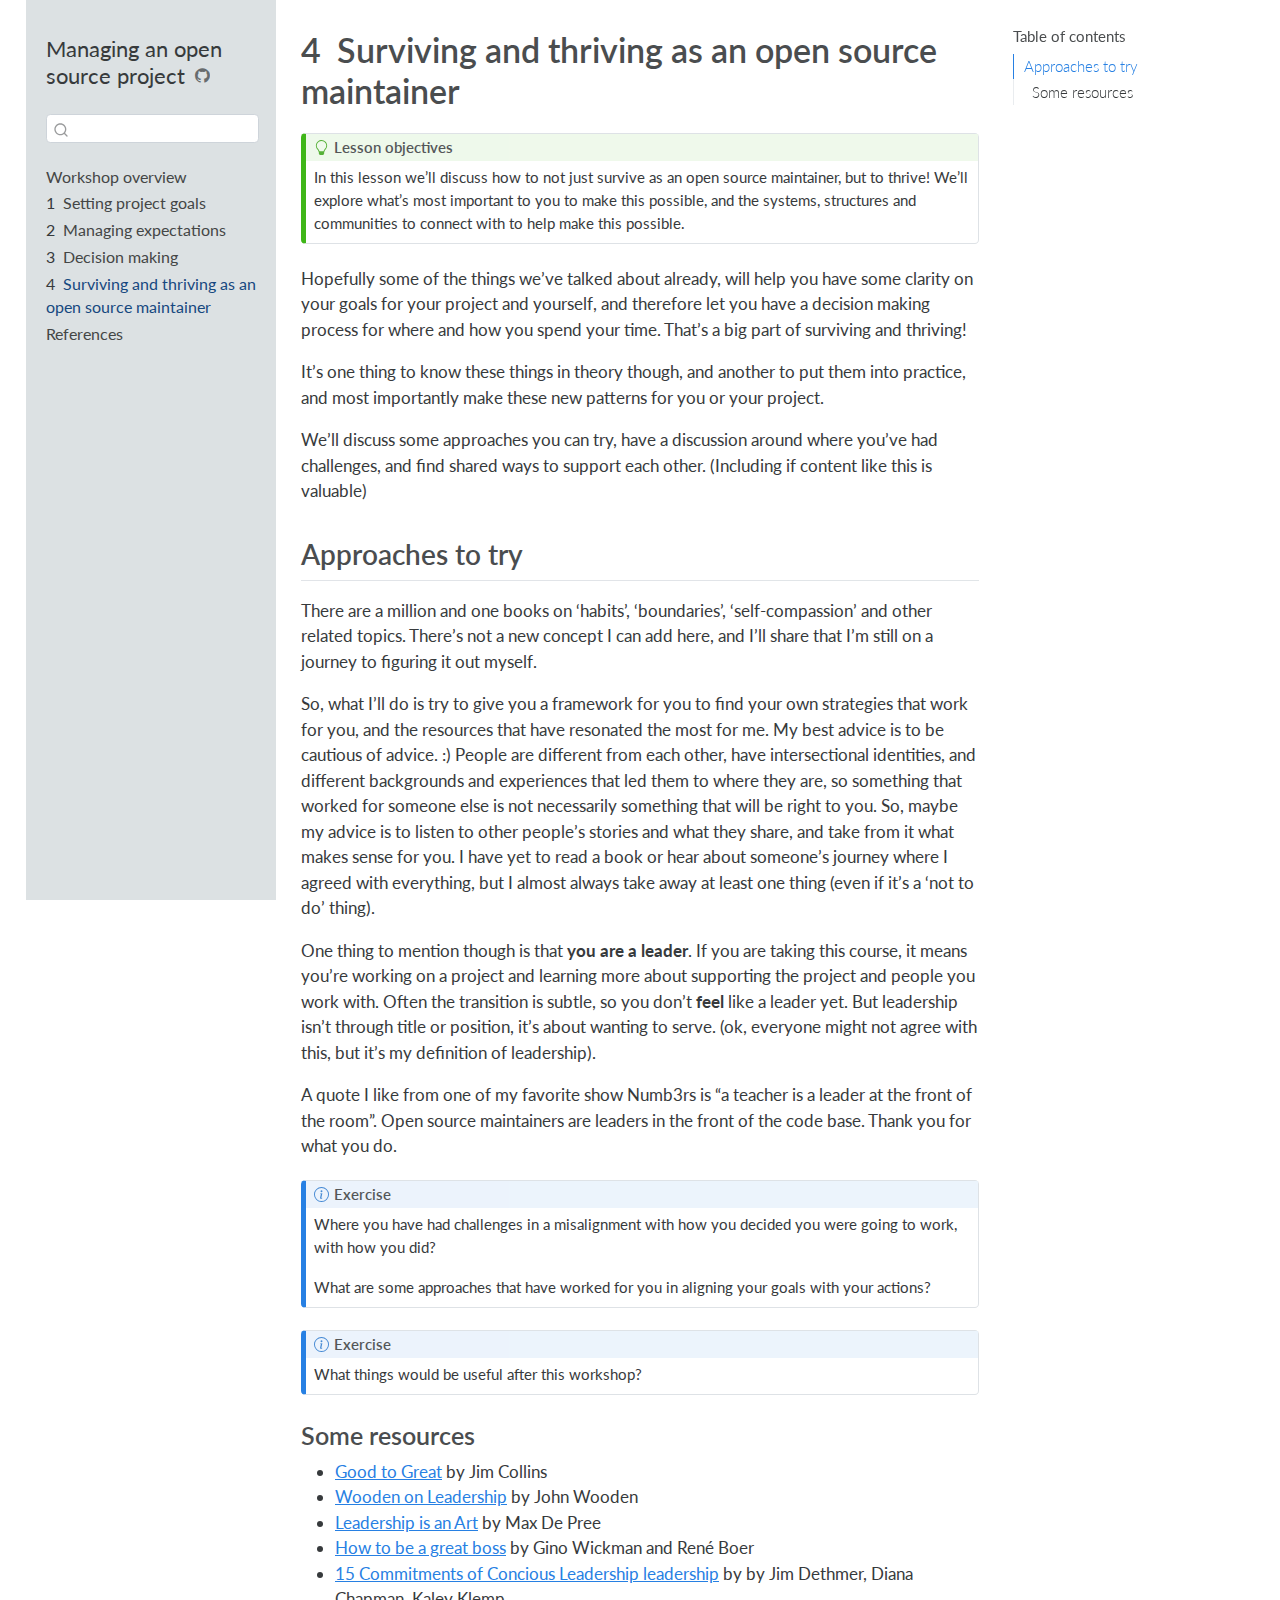
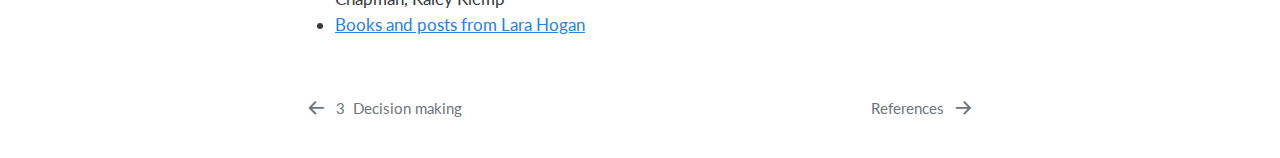
<file: thriving.html>
<!DOCTYPE html>
<html xmlns="http://www.w3.org/1999/xhtml" lang="en" xml:lang="en"><head>

<meta charset="utf-8">
<meta name="generator" content="quarto-1.3.353">

<meta name="viewport" content="width=device-width, initial-scale=1.0, user-scalable=yes">


<title>Managing an open source project - 4&nbsp; Surviving and thriving as an open source maintainer</title>
<style>
code{white-space: pre-wrap;}
span.smallcaps{font-variant: small-caps;}
div.columns{display: flex; gap: min(4vw, 1.5em);}
div.column{flex: auto; overflow-x: auto;}
div.hanging-indent{margin-left: 1.5em; text-indent: -1.5em;}
ul.task-list{list-style: none;}
ul.task-list li input[type="checkbox"] {
  width: 0.8em;
  margin: 0 0.8em 0.2em -1em; /* quarto-specific, see https://github.com/quarto-dev/quarto-cli/issues/4556 */ 
  vertical-align: middle;
}
</style>


<script src="site_libs/quarto-nav/quarto-nav.js"></script>
<script src="site_libs/quarto-nav/headroom.min.js"></script>
<script src="site_libs/clipboard/clipboard.min.js"></script>
<script src="site_libs/quarto-search/autocomplete.umd.js"></script>
<script src="site_libs/quarto-search/fuse.min.js"></script>
<script src="site_libs/quarto-search/quarto-search.js"></script>
<meta name="quarto:offset" content="./">
<link href="./references.html" rel="next">
<link href="./decision-making.html" rel="prev">
<script src="site_libs/quarto-html/quarto.js"></script>
<script src="site_libs/quarto-html/popper.min.js"></script>
<script src="site_libs/quarto-html/tippy.umd.min.js"></script>
<script src="site_libs/quarto-html/anchor.min.js"></script>
<link href="site_libs/quarto-html/tippy.css" rel="stylesheet">
<link href="site_libs/quarto-html/quarto-syntax-highlighting.css" rel="stylesheet" id="quarto-text-highlighting-styles">
<script src="site_libs/bootstrap/bootstrap.min.js"></script>
<link href="site_libs/bootstrap/bootstrap-icons.css" rel="stylesheet">
<link href="site_libs/bootstrap/bootstrap.min.css" rel="stylesheet" id="quarto-bootstrap" data-mode="light">
<script id="quarto-search-options" type="application/json">{
  "location": "sidebar",
  "copy-button": false,
  "collapse-after": 3,
  "panel-placement": "start",
  "type": "textbox",
  "limit": 20,
  "language": {
    "search-no-results-text": "No results",
    "search-matching-documents-text": "matching documents",
    "search-copy-link-title": "Copy link to search",
    "search-hide-matches-text": "Hide additional matches",
    "search-more-match-text": "more match in this document",
    "search-more-matches-text": "more matches in this document",
    "search-clear-button-title": "Clear",
    "search-detached-cancel-button-title": "Cancel",
    "search-submit-button-title": "Submit"
  }
}</script>


</head>

<body class="nav-sidebar floating">

<div id="quarto-search-results"></div>
  <header id="quarto-header" class="headroom fixed-top">
  <nav class="quarto-secondary-nav">
    <div class="container-fluid d-flex">
      <button type="button" class="quarto-btn-toggle btn" data-bs-toggle="collapse" data-bs-target="#quarto-sidebar,#quarto-sidebar-glass" aria-controls="quarto-sidebar" aria-expanded="false" aria-label="Toggle sidebar navigation" onclick="if (window.quartoToggleHeadroom) { window.quartoToggleHeadroom(); }">
        <i class="bi bi-layout-text-sidebar-reverse"></i>
      </button>
      <nav class="quarto-page-breadcrumbs" aria-label="breadcrumb"><ol class="breadcrumb"><li class="breadcrumb-item"><a href="./thriving.html"><span class="chapter-number">4</span>&nbsp; <span class="chapter-title">Surviving and thriving as an open source maintainer</span></a></li></ol></nav>
      <a class="flex-grow-1" role="button" data-bs-toggle="collapse" data-bs-target="#quarto-sidebar,#quarto-sidebar-glass" aria-controls="quarto-sidebar" aria-expanded="false" aria-label="Toggle sidebar navigation" onclick="if (window.quartoToggleHeadroom) { window.quartoToggleHeadroom(); }">      
      </a>
      <button type="button" class="btn quarto-search-button" aria-label="Search" onclick="window.quartoOpenSearch();">
        <i class="bi bi-search"></i>
      </button>
    </div>
  </nav>
</header>
<!-- content -->
<div id="quarto-content" class="quarto-container page-columns page-rows-contents page-layout-article">
<!-- sidebar -->
  <nav id="quarto-sidebar" class="sidebar collapse collapse-horizontal sidebar-navigation floating overflow-auto">
    <div class="pt-lg-2 mt-2 text-left sidebar-header">
    <div class="sidebar-title mb-0 py-0">
      <a href="./">Managing an open source project</a> 
        <div class="sidebar-tools-main">
    <a href="https://github.com/posit-conf-2023/managing-os-project" title="Source Code" class="quarto-navigation-tool px-1" aria-label="Source Code"><i class="bi bi-github"></i></a>
</div>
    </div>
      </div>
        <div class="mt-2 flex-shrink-0 align-items-center">
        <div class="sidebar-search">
        <div id="quarto-search" class="" title="Search"></div>
        </div>
        </div>
    <div class="sidebar-menu-container"> 
    <ul class="list-unstyled mt-1">
        <li class="sidebar-item">
  <div class="sidebar-item-container"> 
  <a href="./index.html" class="sidebar-item-text sidebar-link">
 <span class="menu-text">Workshop overview</span></a>
  </div>
</li>
        <li class="sidebar-item">
  <div class="sidebar-item-container"> 
  <a href="./project-goals.html" class="sidebar-item-text sidebar-link">
 <span class="menu-text"><span class="chapter-number">1</span>&nbsp; <span class="chapter-title">Setting project goals</span></span></a>
  </div>
</li>
        <li class="sidebar-item">
  <div class="sidebar-item-container"> 
  <a href="./managing-expectations.html" class="sidebar-item-text sidebar-link">
 <span class="menu-text"><span class="chapter-number">2</span>&nbsp; <span class="chapter-title">Managing expectations</span></span></a>
  </div>
</li>
        <li class="sidebar-item">
  <div class="sidebar-item-container"> 
  <a href="./decision-making.html" class="sidebar-item-text sidebar-link">
 <span class="menu-text"><span class="chapter-number">3</span>&nbsp; <span class="chapter-title">Decision making</span></span></a>
  </div>
</li>
        <li class="sidebar-item">
  <div class="sidebar-item-container"> 
  <a href="./thriving.html" class="sidebar-item-text sidebar-link active">
 <span class="menu-text"><span class="chapter-number">4</span>&nbsp; <span class="chapter-title">Surviving and thriving as an open source maintainer</span></span></a>
  </div>
</li>
        <li class="sidebar-item">
  <div class="sidebar-item-container"> 
  <a href="./references.html" class="sidebar-item-text sidebar-link">
 <span class="menu-text">References</span></a>
  </div>
</li>
    </ul>
    </div>
</nav>
<div id="quarto-sidebar-glass" data-bs-toggle="collapse" data-bs-target="#quarto-sidebar,#quarto-sidebar-glass"></div>
<!-- margin-sidebar -->
    <div id="quarto-margin-sidebar" class="sidebar margin-sidebar">
        <nav id="TOC" role="doc-toc" class="toc-active">
    <h2 id="toc-title">Table of contents</h2>
   
  <ul>
  <li><a href="#approaches-to-try" id="toc-approaches-to-try" class="nav-link active" data-scroll-target="#approaches-to-try">Approaches to try</a>
  <ul class="collapse">
  <li><a href="#some-resources" id="toc-some-resources" class="nav-link" data-scroll-target="#some-resources">Some resources</a></li>
  </ul></li>
  </ul>
</nav>
    </div>
<!-- main -->
<main class="content" id="quarto-document-content">

<header id="title-block-header" class="quarto-title-block default">
<div class="quarto-title">
<h1 class="title"><span class="chapter-number">4</span>&nbsp; <span class="chapter-title">Surviving and thriving as an open source maintainer</span></h1>
</div>



<div class="quarto-title-meta">

    
  
    
  </div>
  

</header>

<div class="callout callout-style-default callout-tip callout-titled">
<div class="callout-header d-flex align-content-center">
<div class="callout-icon-container">
<i class="callout-icon"></i>
</div>
<div class="callout-title-container flex-fill">
Lesson objectives
</div>
</div>
<div class="callout-body-container callout-body">
<p>In this lesson we’ll discuss how to not just survive as an open source maintainer, but to thrive! We’ll explore what’s most important to you to make this possible, and the systems, structures and communities to connect with to help make this possible.</p>
</div>
</div>
<p>Hopefully some of the things we’ve talked about already, will help you have some clarity on your goals for your project and yourself, and therefore let you have a decision making process for where and how you spend your time. That’s a big part of surviving and thriving!</p>
<p>It’s one thing to know these things in theory though, and another to put them into practice, and most importantly make these new patterns for you or your project.</p>
<p>We’ll discuss some approaches you can try, have a discussion around where you’ve had challenges, and find shared ways to support each other. (Including if content like this is valuable)</p>
<section id="approaches-to-try" class="level2">
<h2 class="anchored" data-anchor-id="approaches-to-try">Approaches to try</h2>
<p>There are a million and one books on ‘habits’, ‘boundaries’, ‘self-compassion’ and other related topics. There’s not a new concept I can add here, and I’ll share that I’m still on a journey to figuring it out myself.</p>
<p>So, what I’ll do is try to give you a framework for you to find your own strategies that work for you, and the resources that have resonated the most for me. My best advice is to be cautious of advice. :) People are different from each other, have intersectional identities, and different backgrounds and experiences that led them to where they are, so something that worked for someone else is not necessarily something that will be right to you. So, maybe my advice is to listen to other people’s stories and what they share, and take from it what makes sense for you. I have yet to read a book or hear about someone’s journey where I agreed with everything, but I almost always take away at least one thing (even if it’s a ‘not to do’ thing).</p>
<p>One thing to mention though is that <strong>you are a leader</strong>. If you are taking this course, it means you’re working on a project and learning more about supporting the project and people you work with. Often the transition is subtle, so you don’t <strong>feel</strong> like a leader yet. But leadership isn’t through title or position, it’s about wanting to serve. (ok, everyone might not agree with this, but it’s my definition of leadership).</p>
<p>A quote I like from one of my favorite show Numb3rs is “a teacher is a leader at the front of the room”. Open source maintainers are leaders in the front of the code base. Thank you for what you do.</p>
<div class="callout callout-style-default callout-note callout-titled">
<div class="callout-header d-flex align-content-center">
<div class="callout-icon-container">
<i class="callout-icon"></i>
</div>
<div class="callout-title-container flex-fill">
Exercise
</div>
</div>
<div class="callout-body-container callout-body">
<p>Where you have had challenges in a misalignment with how you decided you were going to work, with how you did?</p>
<p>What are some approaches that have worked for you in aligning your goals with your actions?</p>
</div>
</div>
<div class="callout callout-style-default callout-note callout-titled">
<div class="callout-header d-flex align-content-center">
<div class="callout-icon-container">
<i class="callout-icon"></i>
</div>
<div class="callout-title-container flex-fill">
Exercise
</div>
</div>
<div class="callout-body-container callout-body">
<p>What things would be useful after this workshop?</p>
</div>
</div>
<section id="some-resources" class="level3">
<h3 class="anchored" data-anchor-id="some-resources">Some resources</h3>
<ul>
<li><a href="https://www.amazon.com/Good-Great-Some-Companies-Others-ebook/dp/B0058DRUV6/">Good to Great</a> by Jim Collins</li>
<li><a href="https://www.amazon.com/Wooden-Leadership-Create-Winning-Organization/dp/0071453393">Wooden on Leadership</a> by John Wooden</li>
<li><a href="https://www.amazon.com/Leadership-Art-Max-Depree-ebook/dp/B0053CT29A/">Leadership is an Art</a> by Max De Pree</li>
<li><a href="https://www.amazon.com/How-Great-Boss-Gino-Wickman-ebook/dp/B01EEQ9BVE">How to be a great boss</a> by Gino Wickman and René Boer</li>
<li><a href="https://www.amazon.com/15-Commitments-Conscious-Leadership-Sustainable-ebook/dp/B00R3MHWUE/">15 Commitments of Concious Leadership leadership</a> by by Jim Dethmer, Diana Chapman, Kaley Klemp</li>
<li><a href="https://larahogan.me/">Books and posts from Lara Hogan</a></li>
</ul>


</section>
</section>

</main> <!-- /main -->
<script id="quarto-html-after-body" type="application/javascript">
window.document.addEventListener("DOMContentLoaded", function (event) {
  const toggleBodyColorMode = (bsSheetEl) => {
    const mode = bsSheetEl.getAttribute("data-mode");
    const bodyEl = window.document.querySelector("body");
    if (mode === "dark") {
      bodyEl.classList.add("quarto-dark");
      bodyEl.classList.remove("quarto-light");
    } else {
      bodyEl.classList.add("quarto-light");
      bodyEl.classList.remove("quarto-dark");
    }
  }
  const toggleBodyColorPrimary = () => {
    const bsSheetEl = window.document.querySelector("link#quarto-bootstrap");
    if (bsSheetEl) {
      toggleBodyColorMode(bsSheetEl);
    }
  }
  toggleBodyColorPrimary();  
  const icon = "";
  const anchorJS = new window.AnchorJS();
  anchorJS.options = {
    placement: 'right',
    icon: icon
  };
  anchorJS.add('.anchored');
  const isCodeAnnotation = (el) => {
    for (const clz of el.classList) {
      if (clz.startsWith('code-annotation-')) {                     
        return true;
      }
    }
    return false;
  }
  const clipboard = new window.ClipboardJS('.code-copy-button', {
    text: function(trigger) {
      const codeEl = trigger.previousElementSibling.cloneNode(true);
      for (const childEl of codeEl.children) {
        if (isCodeAnnotation(childEl)) {
          childEl.remove();
        }
      }
      return codeEl.innerText;
    }
  });
  clipboard.on('success', function(e) {
    // button target
    const button = e.trigger;
    // don't keep focus
    button.blur();
    // flash "checked"
    button.classList.add('code-copy-button-checked');
    var currentTitle = button.getAttribute("title");
    button.setAttribute("title", "Copied!");
    let tooltip;
    if (window.bootstrap) {
      button.setAttribute("data-bs-toggle", "tooltip");
      button.setAttribute("data-bs-placement", "left");
      button.setAttribute("data-bs-title", "Copied!");
      tooltip = new bootstrap.Tooltip(button, 
        { trigger: "manual", 
          customClass: "code-copy-button-tooltip",
          offset: [0, -8]});
      tooltip.show();    
    }
    setTimeout(function() {
      if (tooltip) {
        tooltip.hide();
        button.removeAttribute("data-bs-title");
        button.removeAttribute("data-bs-toggle");
        button.removeAttribute("data-bs-placement");
      }
      button.setAttribute("title", currentTitle);
      button.classList.remove('code-copy-button-checked');
    }, 1000);
    // clear code selection
    e.clearSelection();
  });
  function tippyHover(el, contentFn) {
    const config = {
      allowHTML: true,
      content: contentFn,
      maxWidth: 500,
      delay: 100,
      arrow: false,
      appendTo: function(el) {
          return el.parentElement;
      },
      interactive: true,
      interactiveBorder: 10,
      theme: 'quarto',
      placement: 'bottom-start'
    };
    window.tippy(el, config); 
  }
  const noterefs = window.document.querySelectorAll('a[role="doc-noteref"]');
  for (var i=0; i<noterefs.length; i++) {
    const ref = noterefs[i];
    tippyHover(ref, function() {
      // use id or data attribute instead here
      let href = ref.getAttribute('data-footnote-href') || ref.getAttribute('href');
      try { href = new URL(href).hash; } catch {}
      const id = href.replace(/^#\/?/, "");
      const note = window.document.getElementById(id);
      return note.innerHTML;
    });
  }
      let selectedAnnoteEl;
      const selectorForAnnotation = ( cell, annotation) => {
        let cellAttr = 'data-code-cell="' + cell + '"';
        let lineAttr = 'data-code-annotation="' +  annotation + '"';
        const selector = 'span[' + cellAttr + '][' + lineAttr + ']';
        return selector;
      }
      const selectCodeLines = (annoteEl) => {
        const doc = window.document;
        const targetCell = annoteEl.getAttribute("data-target-cell");
        const targetAnnotation = annoteEl.getAttribute("data-target-annotation");
        const annoteSpan = window.document.querySelector(selectorForAnnotation(targetCell, targetAnnotation));
        const lines = annoteSpan.getAttribute("data-code-lines").split(",");
        const lineIds = lines.map((line) => {
          return targetCell + "-" + line;
        })
        let top = null;
        let height = null;
        let parent = null;
        if (lineIds.length > 0) {
            //compute the position of the single el (top and bottom and make a div)
            const el = window.document.getElementById(lineIds[0]);
            top = el.offsetTop;
            height = el.offsetHeight;
            parent = el.parentElement.parentElement;
          if (lineIds.length > 1) {
            const lastEl = window.document.getElementById(lineIds[lineIds.length - 1]);
            const bottom = lastEl.offsetTop + lastEl.offsetHeight;
            height = bottom - top;
          }
          if (top !== null && height !== null && parent !== null) {
            // cook up a div (if necessary) and position it 
            let div = window.document.getElementById("code-annotation-line-highlight");
            if (div === null) {
              div = window.document.createElement("div");
              div.setAttribute("id", "code-annotation-line-highlight");
              div.style.position = 'absolute';
              parent.appendChild(div);
            }
            div.style.top = top - 2 + "px";
            div.style.height = height + 4 + "px";
            let gutterDiv = window.document.getElementById("code-annotation-line-highlight-gutter");
            if (gutterDiv === null) {
              gutterDiv = window.document.createElement("div");
              gutterDiv.setAttribute("id", "code-annotation-line-highlight-gutter");
              gutterDiv.style.position = 'absolute';
              const codeCell = window.document.getElementById(targetCell);
              const gutter = codeCell.querySelector('.code-annotation-gutter');
              gutter.appendChild(gutterDiv);
            }
            gutterDiv.style.top = top - 2 + "px";
            gutterDiv.style.height = height + 4 + "px";
          }
          selectedAnnoteEl = annoteEl;
        }
      };
      const unselectCodeLines = () => {
        const elementsIds = ["code-annotation-line-highlight", "code-annotation-line-highlight-gutter"];
        elementsIds.forEach((elId) => {
          const div = window.document.getElementById(elId);
          if (div) {
            div.remove();
          }
        });
        selectedAnnoteEl = undefined;
      };
      // Attach click handler to the DT
      const annoteDls = window.document.querySelectorAll('dt[data-target-cell]');
      for (const annoteDlNode of annoteDls) {
        annoteDlNode.addEventListener('click', (event) => {
          const clickedEl = event.target;
          if (clickedEl !== selectedAnnoteEl) {
            unselectCodeLines();
            const activeEl = window.document.querySelector('dt[data-target-cell].code-annotation-active');
            if (activeEl) {
              activeEl.classList.remove('code-annotation-active');
            }
            selectCodeLines(clickedEl);
            clickedEl.classList.add('code-annotation-active');
          } else {
            // Unselect the line
            unselectCodeLines();
            clickedEl.classList.remove('code-annotation-active');
          }
        });
      }
  const findCites = (el) => {
    const parentEl = el.parentElement;
    if (parentEl) {
      const cites = parentEl.dataset.cites;
      if (cites) {
        return {
          el,
          cites: cites.split(' ')
        };
      } else {
        return findCites(el.parentElement)
      }
    } else {
      return undefined;
    }
  };
  var bibliorefs = window.document.querySelectorAll('a[role="doc-biblioref"]');
  for (var i=0; i<bibliorefs.length; i++) {
    const ref = bibliorefs[i];
    const citeInfo = findCites(ref);
    if (citeInfo) {
      tippyHover(citeInfo.el, function() {
        var popup = window.document.createElement('div');
        citeInfo.cites.forEach(function(cite) {
          var citeDiv = window.document.createElement('div');
          citeDiv.classList.add('hanging-indent');
          citeDiv.classList.add('csl-entry');
          var biblioDiv = window.document.getElementById('ref-' + cite);
          if (biblioDiv) {
            citeDiv.innerHTML = biblioDiv.innerHTML;
          }
          popup.appendChild(citeDiv);
        });
        return popup.innerHTML;
      });
    }
  }
});
</script>
<nav class="page-navigation">
  <div class="nav-page nav-page-previous">
      <a href="./decision-making.html" class="pagination-link">
        <i class="bi bi-arrow-left-short"></i> <span class="nav-page-text"><span class="chapter-number">3</span>&nbsp; <span class="chapter-title">Decision making</span></span>
      </a>          
  </div>
  <div class="nav-page nav-page-next">
      <a href="./references.html" class="pagination-link">
        <span class="nav-page-text">References</span> <i class="bi bi-arrow-right-short"></i>
      </a>
  </div>
</nav>
</div> <!-- /content -->



</body></html>
</file>
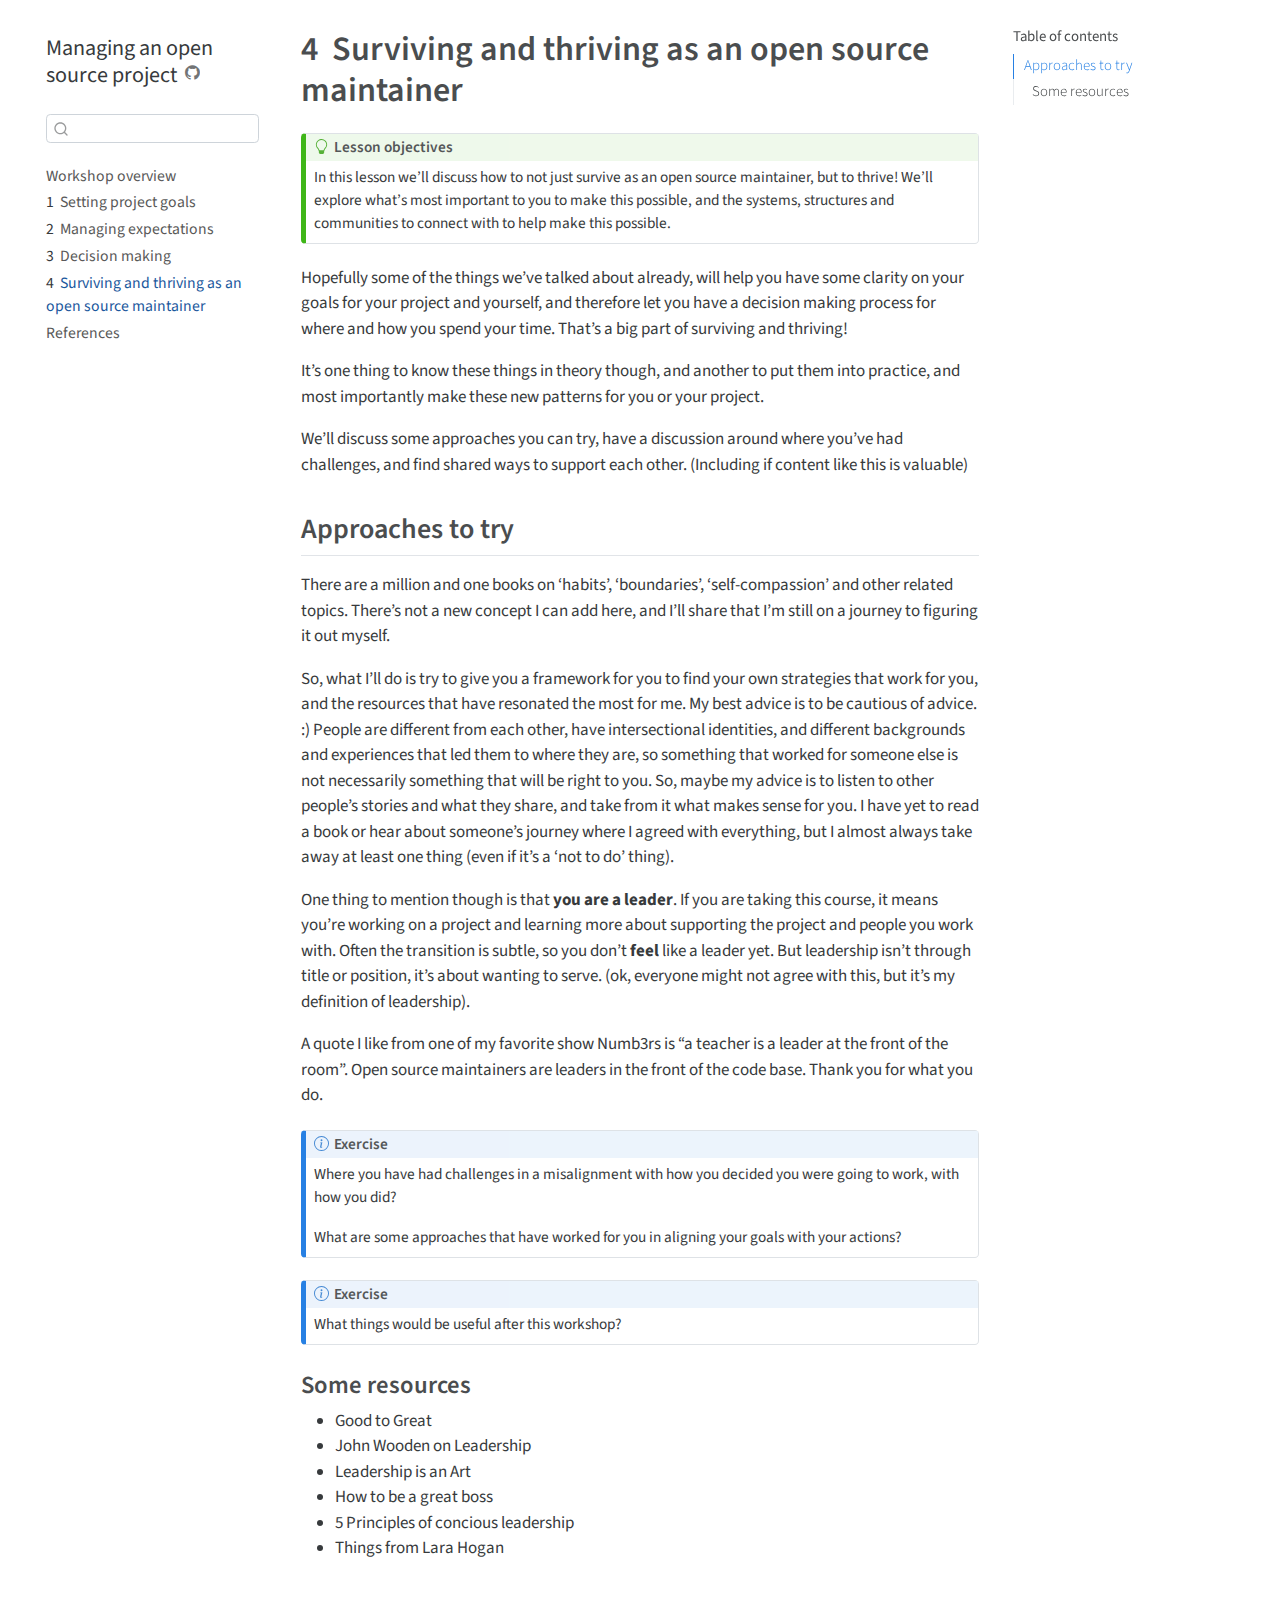
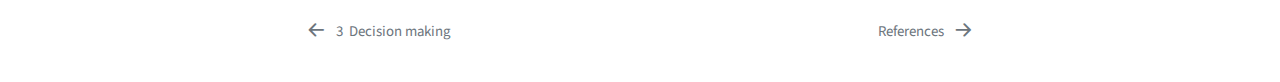
<file: _book/thriving.html>
<!DOCTYPE html>
<html xmlns="http://www.w3.org/1999/xhtml" lang="en" xml:lang="en"><head>

<meta charset="utf-8">
<meta name="generator" content="quarto-1.3.353">

<meta name="viewport" content="width=device-width, initial-scale=1.0, user-scalable=yes">


<title>Managing an open source project - 4&nbsp; Surviving and thriving as an open source maintainer</title>
<style>
code{white-space: pre-wrap;}
span.smallcaps{font-variant: small-caps;}
div.columns{display: flex; gap: min(4vw, 1.5em);}
div.column{flex: auto; overflow-x: auto;}
div.hanging-indent{margin-left: 1.5em; text-indent: -1.5em;}
ul.task-list{list-style: none;}
ul.task-list li input[type="checkbox"] {
  width: 0.8em;
  margin: 0 0.8em 0.2em -1em; /* quarto-specific, see https://github.com/quarto-dev/quarto-cli/issues/4556 */ 
  vertical-align: middle;
}
</style>


<script src="site_libs/quarto-nav/quarto-nav.js"></script>
<script src="site_libs/quarto-nav/headroom.min.js"></script>
<script src="site_libs/clipboard/clipboard.min.js"></script>
<script src="site_libs/quarto-search/autocomplete.umd.js"></script>
<script src="site_libs/quarto-search/fuse.min.js"></script>
<script src="site_libs/quarto-search/quarto-search.js"></script>
<meta name="quarto:offset" content="./">
<link href="./references.html" rel="next">
<link href="./decision-making.html" rel="prev">
<script src="site_libs/quarto-html/quarto.js"></script>
<script src="site_libs/quarto-html/popper.min.js"></script>
<script src="site_libs/quarto-html/tippy.umd.min.js"></script>
<script src="site_libs/quarto-html/anchor.min.js"></script>
<link href="site_libs/quarto-html/tippy.css" rel="stylesheet">
<link href="site_libs/quarto-html/quarto-syntax-highlighting.css" rel="stylesheet" id="quarto-text-highlighting-styles">
<script src="site_libs/bootstrap/bootstrap.min.js"></script>
<link href="site_libs/bootstrap/bootstrap-icons.css" rel="stylesheet">
<link href="site_libs/bootstrap/bootstrap.min.css" rel="stylesheet" id="quarto-bootstrap" data-mode="light">
<script id="quarto-search-options" type="application/json">{
  "location": "sidebar",
  "copy-button": false,
  "collapse-after": 3,
  "panel-placement": "start",
  "type": "textbox",
  "limit": 20,
  "language": {
    "search-no-results-text": "No results",
    "search-matching-documents-text": "matching documents",
    "search-copy-link-title": "Copy link to search",
    "search-hide-matches-text": "Hide additional matches",
    "search-more-match-text": "more match in this document",
    "search-more-matches-text": "more matches in this document",
    "search-clear-button-title": "Clear",
    "search-detached-cancel-button-title": "Cancel",
    "search-submit-button-title": "Submit"
  }
}</script>


</head>

<body class="nav-sidebar floating">

<div id="quarto-search-results"></div>
  <header id="quarto-header" class="headroom fixed-top">
  <nav class="quarto-secondary-nav">
    <div class="container-fluid d-flex">
      <button type="button" class="quarto-btn-toggle btn" data-bs-toggle="collapse" data-bs-target="#quarto-sidebar,#quarto-sidebar-glass" aria-controls="quarto-sidebar" aria-expanded="false" aria-label="Toggle sidebar navigation" onclick="if (window.quartoToggleHeadroom) { window.quartoToggleHeadroom(); }">
        <i class="bi bi-layout-text-sidebar-reverse"></i>
      </button>
      <nav class="quarto-page-breadcrumbs" aria-label="breadcrumb"><ol class="breadcrumb"><li class="breadcrumb-item"><a href="./thriving.html"><span class="chapter-number">4</span>&nbsp; <span class="chapter-title">Surviving and thriving as an open source maintainer</span></a></li></ol></nav>
      <a class="flex-grow-1" role="button" data-bs-toggle="collapse" data-bs-target="#quarto-sidebar,#quarto-sidebar-glass" aria-controls="quarto-sidebar" aria-expanded="false" aria-label="Toggle sidebar navigation" onclick="if (window.quartoToggleHeadroom) { window.quartoToggleHeadroom(); }">      
      </a>
      <button type="button" class="btn quarto-search-button" aria-label="Search" onclick="window.quartoOpenSearch();">
        <i class="bi bi-search"></i>
      </button>
    </div>
  </nav>
</header>
<!-- content -->
<div id="quarto-content" class="quarto-container page-columns page-rows-contents page-layout-article">
<!-- sidebar -->
  <nav id="quarto-sidebar" class="sidebar collapse collapse-horizontal sidebar-navigation floating overflow-auto">
    <div class="pt-lg-2 mt-2 text-left sidebar-header">
    <div class="sidebar-title mb-0 py-0">
      <a href="./">Managing an open source project</a> 
        <div class="sidebar-tools-main">
    <a href="https://github.com/posit-conf-2023/managing-os-project" title="Source Code" class="quarto-navigation-tool px-1" aria-label="Source Code"><i class="bi bi-github"></i></a>
</div>
    </div>
      </div>
        <div class="mt-2 flex-shrink-0 align-items-center">
        <div class="sidebar-search">
        <div id="quarto-search" class="" title="Search"></div>
        </div>
        </div>
    <div class="sidebar-menu-container"> 
    <ul class="list-unstyled mt-1">
        <li class="sidebar-item">
  <div class="sidebar-item-container"> 
  <a href="./index.html" class="sidebar-item-text sidebar-link">
 <span class="menu-text">Workshop overview</span></a>
  </div>
</li>
        <li class="sidebar-item">
  <div class="sidebar-item-container"> 
  <a href="./project-goals.html" class="sidebar-item-text sidebar-link">
 <span class="menu-text"><span class="chapter-number">1</span>&nbsp; <span class="chapter-title">Setting project goals</span></span></a>
  </div>
</li>
        <li class="sidebar-item">
  <div class="sidebar-item-container"> 
  <a href="./managing-expectations.html" class="sidebar-item-text sidebar-link">
 <span class="menu-text"><span class="chapter-number">2</span>&nbsp; <span class="chapter-title">Managing expectations</span></span></a>
  </div>
</li>
        <li class="sidebar-item">
  <div class="sidebar-item-container"> 
  <a href="./decision-making.html" class="sidebar-item-text sidebar-link">
 <span class="menu-text"><span class="chapter-number">3</span>&nbsp; <span class="chapter-title">Decision making</span></span></a>
  </div>
</li>
        <li class="sidebar-item">
  <div class="sidebar-item-container"> 
  <a href="./thriving.html" class="sidebar-item-text sidebar-link active">
 <span class="menu-text"><span class="chapter-number">4</span>&nbsp; <span class="chapter-title">Surviving and thriving as an open source maintainer</span></span></a>
  </div>
</li>
        <li class="sidebar-item">
  <div class="sidebar-item-container"> 
  <a href="./references.html" class="sidebar-item-text sidebar-link">
 <span class="menu-text">References</span></a>
  </div>
</li>
    </ul>
    </div>
</nav>
<div id="quarto-sidebar-glass" data-bs-toggle="collapse" data-bs-target="#quarto-sidebar,#quarto-sidebar-glass"></div>
<!-- margin-sidebar -->
    <div id="quarto-margin-sidebar" class="sidebar margin-sidebar">
        <nav id="TOC" role="doc-toc" class="toc-active">
    <h2 id="toc-title">Table of contents</h2>
   
  <ul>
  <li><a href="#approaches-to-try" id="toc-approaches-to-try" class="nav-link active" data-scroll-target="#approaches-to-try">Approaches to try</a>
  <ul class="collapse">
  <li><a href="#some-resources" id="toc-some-resources" class="nav-link" data-scroll-target="#some-resources">Some resources</a></li>
  </ul></li>
  </ul>
</nav>
    </div>
<!-- main -->
<main class="content" id="quarto-document-content">

<header id="title-block-header" class="quarto-title-block default">
<div class="quarto-title">
<h1 class="title"><span class="chapter-number">4</span>&nbsp; <span class="chapter-title">Surviving and thriving as an open source maintainer</span></h1>
</div>



<div class="quarto-title-meta">

    
  
    
  </div>
  

</header>

<div class="callout callout-style-default callout-tip callout-titled">
<div class="callout-header d-flex align-content-center">
<div class="callout-icon-container">
<i class="callout-icon"></i>
</div>
<div class="callout-title-container flex-fill">
Lesson objectives
</div>
</div>
<div class="callout-body-container callout-body">
<p>In this lesson we’ll discuss how to not just survive as an open source maintainer, but to thrive! We’ll explore what’s most important to you to make this possible, and the systems, structures and communities to connect with to help make this possible.</p>
</div>
</div>
<p>Hopefully some of the things we’ve talked about already, will help you have some clarity on your goals for your project and yourself, and therefore let you have a decision making process for where and how you spend your time. That’s a big part of surviving and thriving!</p>
<p>It’s one thing to know these things in theory though, and another to put them into practice, and most importantly make these new patterns for you or your project.</p>
<p>We’ll discuss some approaches you can try, have a discussion around where you’ve had challenges, and find shared ways to support each other. (Including if content like this is valuable)</p>
<section id="approaches-to-try" class="level2">
<h2 class="anchored" data-anchor-id="approaches-to-try">Approaches to try</h2>
<p>There are a million and one books on ‘habits’, ‘boundaries’, ‘self-compassion’ and other related topics. There’s not a new concept I can add here, and I’ll share that I’m still on a journey to figuring it out myself.</p>
<p>So, what I’ll do is try to give you a framework for you to find your own strategies that work for you, and the resources that have resonated the most for me. My best advice is to be cautious of advice. :) People are different from each other, have intersectional identities, and different backgrounds and experiences that led them to where they are, so something that worked for someone else is not necessarily something that will be right to you. So, maybe my advice is to listen to other people’s stories and what they share, and take from it what makes sense for you. I have yet to read a book or hear about someone’s journey where I agreed with everything, but I almost always take away at least one thing (even if it’s a ‘not to do’ thing).</p>
<p>One thing to mention though is that <strong>you are a leader</strong>. If you are taking this course, it means you’re working on a project and learning more about supporting the project and people you work with. Often the transition is subtle, so you don’t <strong>feel</strong> like a leader yet. But leadership isn’t through title or position, it’s about wanting to serve. (ok, everyone might not agree with this, but it’s my definition of leadership).</p>
<p>A quote I like from one of my favorite show Numb3rs is “a teacher is a leader at the front of the room”. Open source maintainers are leaders in the front of the code base. Thank you for what you do.</p>
<div class="callout callout-style-default callout-note callout-titled">
<div class="callout-header d-flex align-content-center">
<div class="callout-icon-container">
<i class="callout-icon"></i>
</div>
<div class="callout-title-container flex-fill">
Exercise
</div>
</div>
<div class="callout-body-container callout-body">
<p>Where you have had challenges in a misalignment with how you decided you were going to work, with how you did?</p>
<p>What are some approaches that have worked for you in aligning your goals with your actions?</p>
</div>
</div>
<div class="callout callout-style-default callout-note callout-titled">
<div class="callout-header d-flex align-content-center">
<div class="callout-icon-container">
<i class="callout-icon"></i>
</div>
<div class="callout-title-container flex-fill">
Exercise
</div>
</div>
<div class="callout-body-container callout-body">
<p>What things would be useful after this workshop?</p>
</div>
</div>
<section id="some-resources" class="level3">
<h3 class="anchored" data-anchor-id="some-resources">Some resources</h3>
<ul>
<li>Good to Great</li>
<li>John Wooden on Leadership</li>
<li>Leadership is an Art</li>
<li>How to be a great boss</li>
<li>5 Principles of concious leadership</li>
<li>Things from Lara Hogan</li>
</ul>


</section>
</section>

</main> <!-- /main -->
<script id="quarto-html-after-body" type="application/javascript">
window.document.addEventListener("DOMContentLoaded", function (event) {
  const toggleBodyColorMode = (bsSheetEl) => {
    const mode = bsSheetEl.getAttribute("data-mode");
    const bodyEl = window.document.querySelector("body");
    if (mode === "dark") {
      bodyEl.classList.add("quarto-dark");
      bodyEl.classList.remove("quarto-light");
    } else {
      bodyEl.classList.add("quarto-light");
      bodyEl.classList.remove("quarto-dark");
    }
  }
  const toggleBodyColorPrimary = () => {
    const bsSheetEl = window.document.querySelector("link#quarto-bootstrap");
    if (bsSheetEl) {
      toggleBodyColorMode(bsSheetEl);
    }
  }
  toggleBodyColorPrimary();  
  const icon = "";
  const anchorJS = new window.AnchorJS();
  anchorJS.options = {
    placement: 'right',
    icon: icon
  };
  anchorJS.add('.anchored');
  const isCodeAnnotation = (el) => {
    for (const clz of el.classList) {
      if (clz.startsWith('code-annotation-')) {                     
        return true;
      }
    }
    return false;
  }
  const clipboard = new window.ClipboardJS('.code-copy-button', {
    text: function(trigger) {
      const codeEl = trigger.previousElementSibling.cloneNode(true);
      for (const childEl of codeEl.children) {
        if (isCodeAnnotation(childEl)) {
          childEl.remove();
        }
      }
      return codeEl.innerText;
    }
  });
  clipboard.on('success', function(e) {
    // button target
    const button = e.trigger;
    // don't keep focus
    button.blur();
    // flash "checked"
    button.classList.add('code-copy-button-checked');
    var currentTitle = button.getAttribute("title");
    button.setAttribute("title", "Copied!");
    let tooltip;
    if (window.bootstrap) {
      button.setAttribute("data-bs-toggle", "tooltip");
      button.setAttribute("data-bs-placement", "left");
      button.setAttribute("data-bs-title", "Copied!");
      tooltip = new bootstrap.Tooltip(button, 
        { trigger: "manual", 
          customClass: "code-copy-button-tooltip",
          offset: [0, -8]});
      tooltip.show();    
    }
    setTimeout(function() {
      if (tooltip) {
        tooltip.hide();
        button.removeAttribute("data-bs-title");
        button.removeAttribute("data-bs-toggle");
        button.removeAttribute("data-bs-placement");
      }
      button.setAttribute("title", currentTitle);
      button.classList.remove('code-copy-button-checked');
    }, 1000);
    // clear code selection
    e.clearSelection();
  });
  function tippyHover(el, contentFn) {
    const config = {
      allowHTML: true,
      content: contentFn,
      maxWidth: 500,
      delay: 100,
      arrow: false,
      appendTo: function(el) {
          return el.parentElement;
      },
      interactive: true,
      interactiveBorder: 10,
      theme: 'quarto',
      placement: 'bottom-start'
    };
    window.tippy(el, config); 
  }
  const noterefs = window.document.querySelectorAll('a[role="doc-noteref"]');
  for (var i=0; i<noterefs.length; i++) {
    const ref = noterefs[i];
    tippyHover(ref, function() {
      // use id or data attribute instead here
      let href = ref.getAttribute('data-footnote-href') || ref.getAttribute('href');
      try { href = new URL(href).hash; } catch {}
      const id = href.replace(/^#\/?/, "");
      const note = window.document.getElementById(id);
      return note.innerHTML;
    });
  }
      let selectedAnnoteEl;
      const selectorForAnnotation = ( cell, annotation) => {
        let cellAttr = 'data-code-cell="' + cell + '"';
        let lineAttr = 'data-code-annotation="' +  annotation + '"';
        const selector = 'span[' + cellAttr + '][' + lineAttr + ']';
        return selector;
      }
      const selectCodeLines = (annoteEl) => {
        const doc = window.document;
        const targetCell = annoteEl.getAttribute("data-target-cell");
        const targetAnnotation = annoteEl.getAttribute("data-target-annotation");
        const annoteSpan = window.document.querySelector(selectorForAnnotation(targetCell, targetAnnotation));
        const lines = annoteSpan.getAttribute("data-code-lines").split(",");
        const lineIds = lines.map((line) => {
          return targetCell + "-" + line;
        })
        let top = null;
        let height = null;
        let parent = null;
        if (lineIds.length > 0) {
            //compute the position of the single el (top and bottom and make a div)
            const el = window.document.getElementById(lineIds[0]);
            top = el.offsetTop;
            height = el.offsetHeight;
            parent = el.parentElement.parentElement;
          if (lineIds.length > 1) {
            const lastEl = window.document.getElementById(lineIds[lineIds.length - 1]);
            const bottom = lastEl.offsetTop + lastEl.offsetHeight;
            height = bottom - top;
          }
          if (top !== null && height !== null && parent !== null) {
            // cook up a div (if necessary) and position it 
            let div = window.document.getElementById("code-annotation-line-highlight");
            if (div === null) {
              div = window.document.createElement("div");
              div.setAttribute("id", "code-annotation-line-highlight");
              div.style.position = 'absolute';
              parent.appendChild(div);
            }
            div.style.top = top - 2 + "px";
            div.style.height = height + 4 + "px";
            let gutterDiv = window.document.getElementById("code-annotation-line-highlight-gutter");
            if (gutterDiv === null) {
              gutterDiv = window.document.createElement("div");
              gutterDiv.setAttribute("id", "code-annotation-line-highlight-gutter");
              gutterDiv.style.position = 'absolute';
              const codeCell = window.document.getElementById(targetCell);
              const gutter = codeCell.querySelector('.code-annotation-gutter');
              gutter.appendChild(gutterDiv);
            }
            gutterDiv.style.top = top - 2 + "px";
            gutterDiv.style.height = height + 4 + "px";
          }
          selectedAnnoteEl = annoteEl;
        }
      };
      const unselectCodeLines = () => {
        const elementsIds = ["code-annotation-line-highlight", "code-annotation-line-highlight-gutter"];
        elementsIds.forEach((elId) => {
          const div = window.document.getElementById(elId);
          if (div) {
            div.remove();
          }
        });
        selectedAnnoteEl = undefined;
      };
      // Attach click handler to the DT
      const annoteDls = window.document.querySelectorAll('dt[data-target-cell]');
      for (const annoteDlNode of annoteDls) {
        annoteDlNode.addEventListener('click', (event) => {
          const clickedEl = event.target;
          if (clickedEl !== selectedAnnoteEl) {
            unselectCodeLines();
            const activeEl = window.document.querySelector('dt[data-target-cell].code-annotation-active');
            if (activeEl) {
              activeEl.classList.remove('code-annotation-active');
            }
            selectCodeLines(clickedEl);
            clickedEl.classList.add('code-annotation-active');
          } else {
            // Unselect the line
            unselectCodeLines();
            clickedEl.classList.remove('code-annotation-active');
          }
        });
      }
  const findCites = (el) => {
    const parentEl = el.parentElement;
    if (parentEl) {
      const cites = parentEl.dataset.cites;
      if (cites) {
        return {
          el,
          cites: cites.split(' ')
        };
      } else {
        return findCites(el.parentElement)
      }
    } else {
      return undefined;
    }
  };
  var bibliorefs = window.document.querySelectorAll('a[role="doc-biblioref"]');
  for (var i=0; i<bibliorefs.length; i++) {
    const ref = bibliorefs[i];
    const citeInfo = findCites(ref);
    if (citeInfo) {
      tippyHover(citeInfo.el, function() {
        var popup = window.document.createElement('div');
        citeInfo.cites.forEach(function(cite) {
          var citeDiv = window.document.createElement('div');
          citeDiv.classList.add('hanging-indent');
          citeDiv.classList.add('csl-entry');
          var biblioDiv = window.document.getElementById('ref-' + cite);
          if (biblioDiv) {
            citeDiv.innerHTML = biblioDiv.innerHTML;
          }
          popup.appendChild(citeDiv);
        });
        return popup.innerHTML;
      });
    }
  }
});
</script>
<nav class="page-navigation">
  <div class="nav-page nav-page-previous">
      <a href="./decision-making.html" class="pagination-link">
        <i class="bi bi-arrow-left-short"></i> <span class="nav-page-text"><span class="chapter-number">3</span>&nbsp; <span class="chapter-title">Decision making</span></span>
      </a>          
  </div>
  <div class="nav-page nav-page-next">
      <a href="./references.html" class="pagination-link">
        <span class="nav-page-text">References</span> <i class="bi bi-arrow-right-short"></i>
      </a>
  </div>
</nav>
</div> <!-- /content -->



</body></html>
</file>
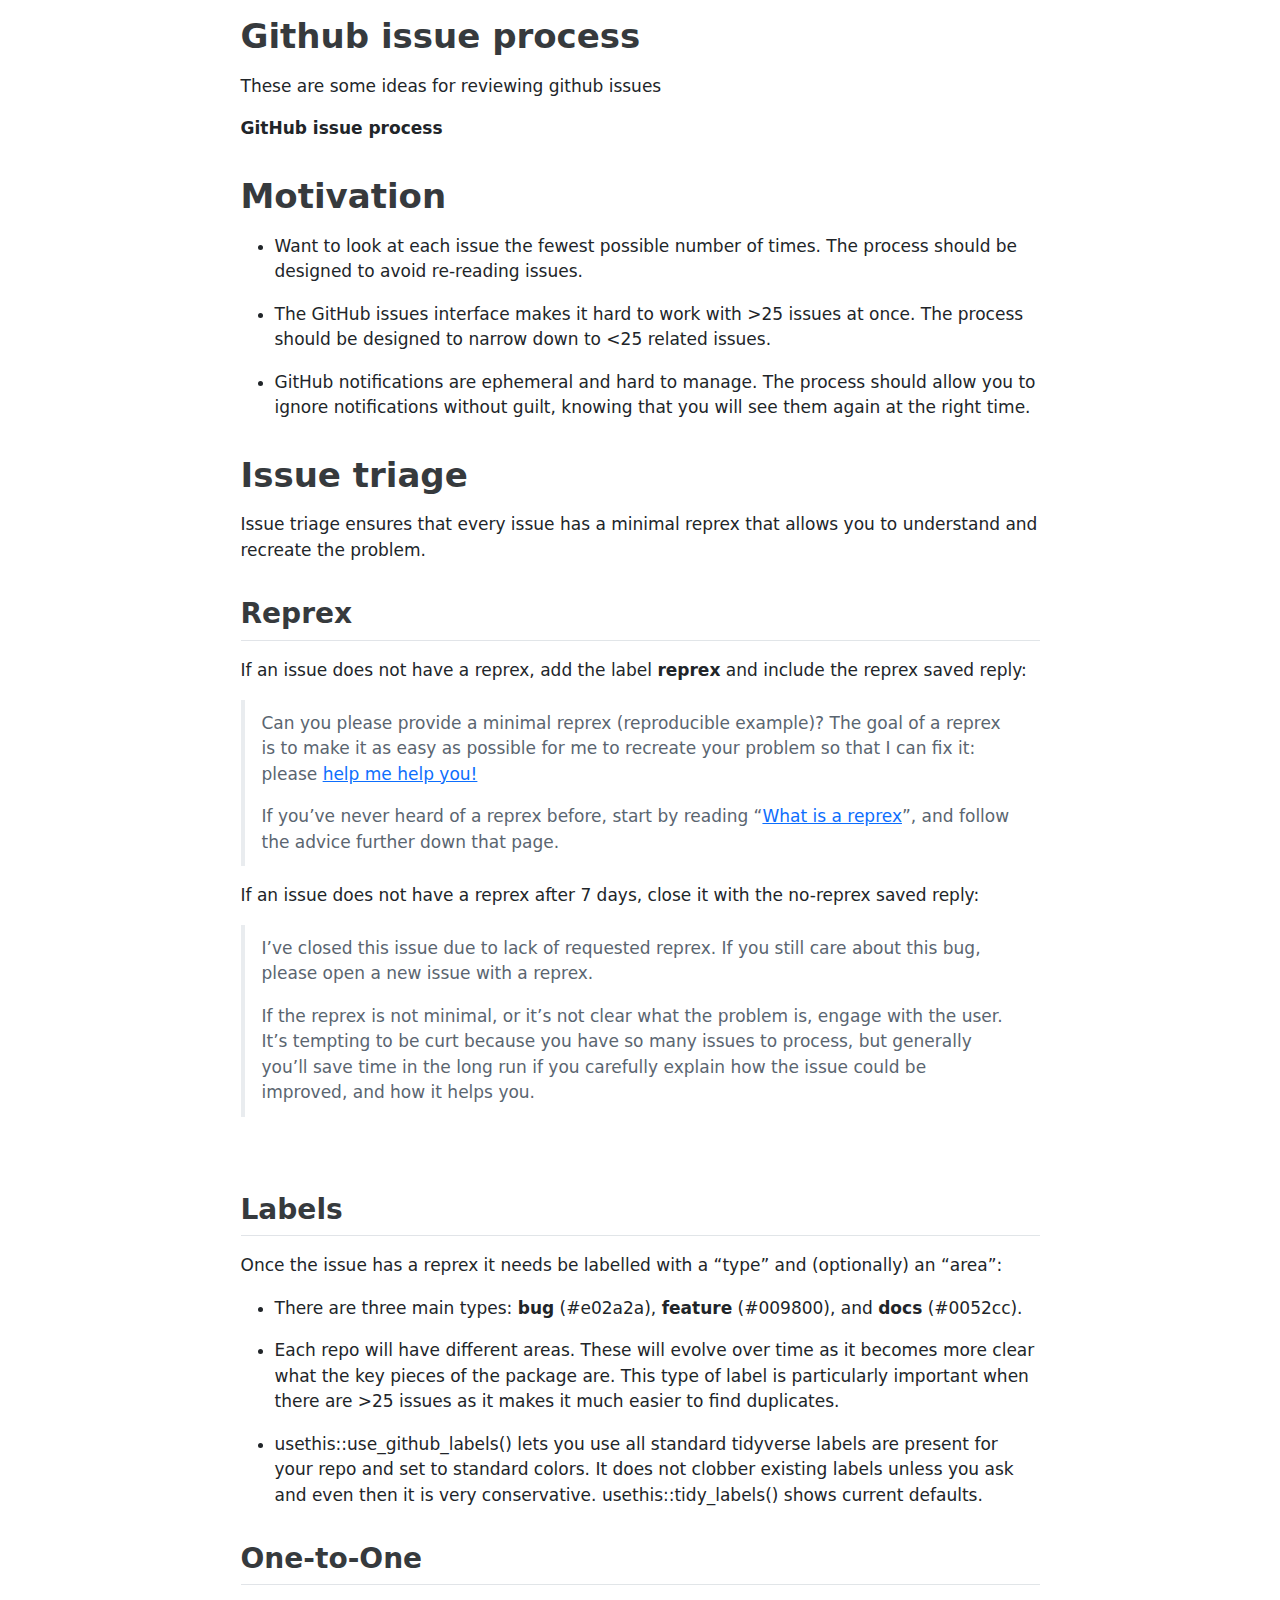
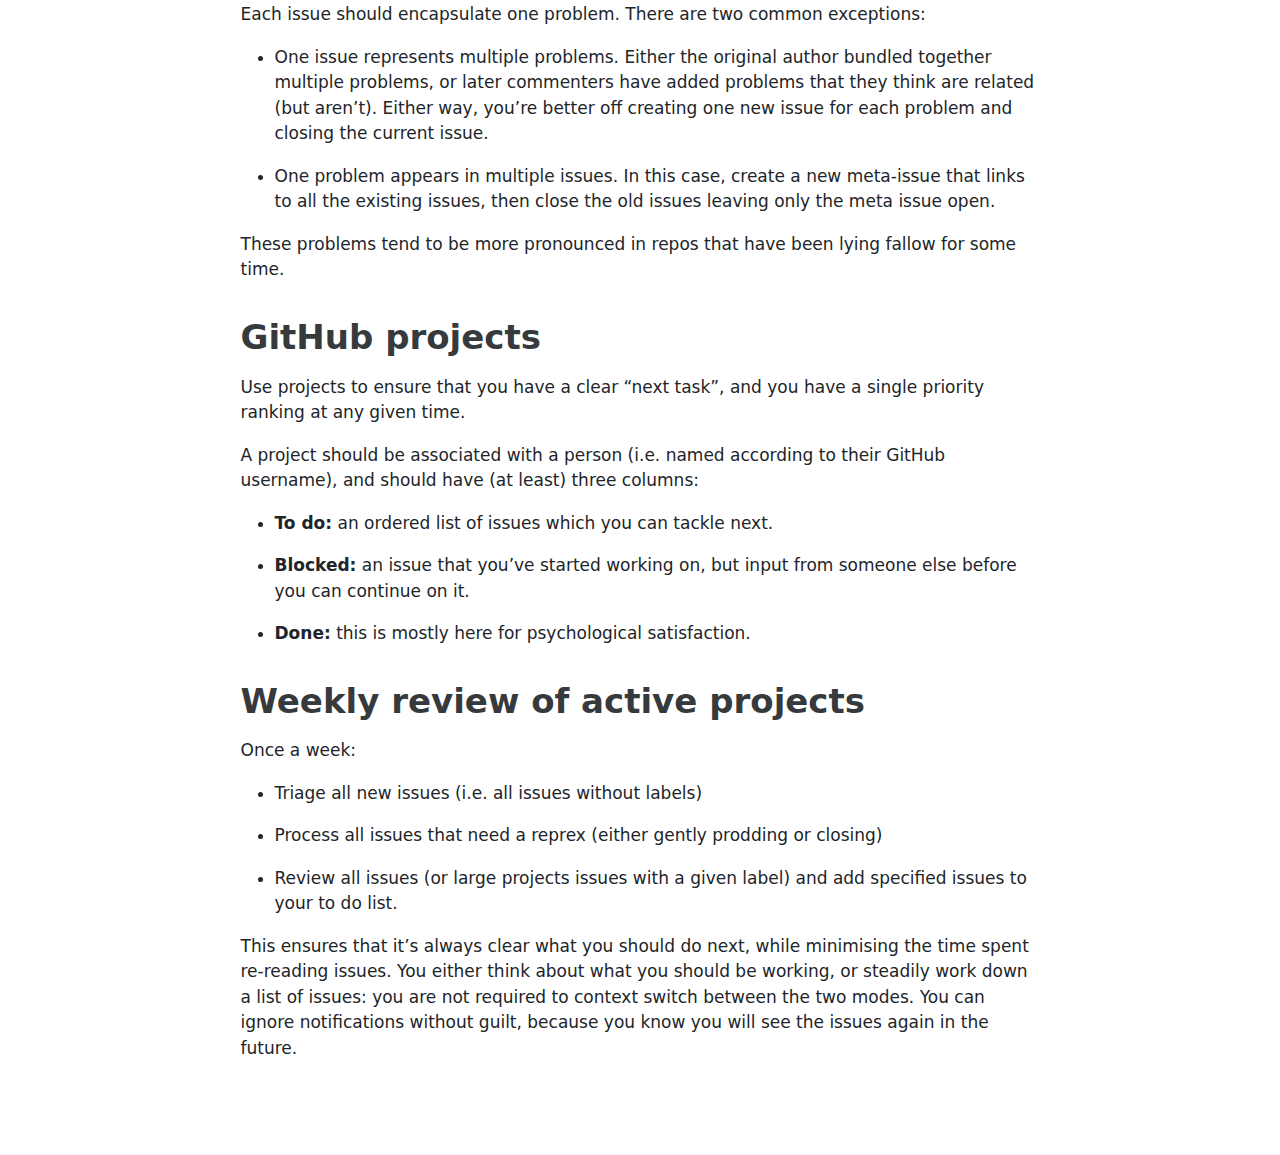
<file: worksheets/github-review.html>
<!DOCTYPE html>
<html xmlns="http://www.w3.org/1999/xhtml" lang="en" xml:lang="en"><head>

<meta charset="utf-8">
<meta name="generator" content="quarto-1.3.353">

<meta name="viewport" content="width=device-width, initial-scale=1.0, user-scalable=yes">


<title>Github issue process</title>
<style>
code{white-space: pre-wrap;}
span.smallcaps{font-variant: small-caps;}
div.columns{display: flex; gap: min(4vw, 1.5em);}
div.column{flex: auto; overflow-x: auto;}
div.hanging-indent{margin-left: 1.5em; text-indent: -1.5em;}
ul.task-list{list-style: none;}
ul.task-list li input[type="checkbox"] {
  width: 0.8em;
  margin: 0 0.8em 0.2em -1em; /* quarto-specific, see https://github.com/quarto-dev/quarto-cli/issues/4556 */ 
  vertical-align: middle;
}
</style>


<script src="github-review_files/libs/clipboard/clipboard.min.js"></script>
<script src="github-review_files/libs/quarto-html/quarto.js"></script>
<script src="github-review_files/libs/quarto-html/popper.min.js"></script>
<script src="github-review_files/libs/quarto-html/tippy.umd.min.js"></script>
<script src="github-review_files/libs/quarto-html/anchor.min.js"></script>
<link href="github-review_files/libs/quarto-html/tippy.css" rel="stylesheet">
<link href="github-review_files/libs/quarto-html/quarto-syntax-highlighting.css" rel="stylesheet" id="quarto-text-highlighting-styles">
<script src="github-review_files/libs/bootstrap/bootstrap.min.js"></script>
<link href="github-review_files/libs/bootstrap/bootstrap-icons.css" rel="stylesheet">
<link href="github-review_files/libs/bootstrap/bootstrap.min.css" rel="stylesheet" id="quarto-bootstrap" data-mode="light">


</head>

<body class="fullcontent">

<div id="quarto-content" class="page-columns page-rows-contents page-layout-article">

<main class="content" id="quarto-document-content">

<header id="title-block-header" class="quarto-title-block default">
<div class="quarto-title">
<h1 class="title">Github issue process</h1>
</div>



<div class="quarto-title-meta">

    
  
    
  </div>
  

</header>

<p>These are some ideas for reviewing github issues</p>
<p><strong>GitHub issue process</strong></p>
<section id="motivation" class="level1">
<h1><strong>Motivation</strong></h1>
<ul>
<li><p>Want to look at each issue the fewest possible number of times. The process should be designed to avoid re-reading issues.</p></li>
<li><p>The GitHub issues interface makes it hard to work with &gt;25 issues at once. The process should be designed to narrow down to &lt;25 related issues.</p></li>
<li><p>GitHub notifications are ephemeral and hard to manage. The process should allow you to ignore notifications without guilt, knowing that you will see them again at the right time.</p></li>
</ul>
</section>
<section id="issue-triage" class="level1">
<h1><strong>Issue triage</strong></h1>
<p>Issue triage ensures that every issue has a minimal reprex that allows you to understand and recreate the problem.</p>
<section id="reprex" class="level2">
<h2 class="anchored" data-anchor-id="reprex">Reprex</h2>
<p>If an issue does not have a reprex, add the label <strong>reprex</strong> and include the reprex saved reply:</p>
<blockquote class="blockquote">
<p>Can you please provide a minimal reprex (reproducible example)? The goal of a reprex is to make it as easy as possible for me to recreate your problem so that I can fix it: please <a href="https://nypdecider.files.wordpress.com/2014/08/help-me-help-you.gif">help me help you!</a></p>
<p>If you’ve never heard of a reprex before, start by reading “<a href="https://github.com/jennybc/reprex#what-is-a-reprex">What is a reprex</a>”, and follow the advice further down that page.</p>
</blockquote>
<p>If an issue does not have a reprex after 7 days, close it with the no-reprex saved reply:</p>
<blockquote class="blockquote">
<p>I’ve closed this issue due to lack of requested reprex. If you still care about this bug, please open a new issue with a reprex.</p>
<p>If the reprex is not minimal, or it’s not clear what the problem is, engage with the user. It’s tempting to be curt because you have so many issues to process, but generally you’ll save time in the long run if you carefully explain how the issue could be improved, and how it helps you.</p>
</blockquote>
<p><br>
</p>
</section>
<section id="labels" class="level2">
<h2 class="anchored" data-anchor-id="labels">Labels</h2>
<p>Once the issue has a reprex it needs be labelled with a “type” and (optionally) an “area”:</p>
<ul>
<li><p>There are three main types: <strong>bug</strong> (#e02a2a), <strong>feature</strong> (#009800), and <strong>docs</strong> (#0052cc).</p></li>
<li><p>Each repo will have different areas. These will evolve over time as it becomes more clear what the key pieces of the package are. This type of label is particularly important when there are &gt;25 issues as it makes it much easier to find duplicates.</p></li>
<li><p>usethis::use_github_labels() lets you use all standard tidyverse labels are present for your repo and set to standard colors. It does not clobber existing labels unless you ask and even then it is very conservative. usethis::tidy_labels() shows current defaults.</p></li>
</ul>
</section>
<section id="one-to-one" class="level2">
<h2 class="anchored" data-anchor-id="one-to-one">One-to-One</h2>
<p>Each issue should encapsulate one problem. There are two common exceptions:</p>
<ul>
<li><p>One issue represents multiple problems. Either the original author bundled together multiple problems, or later commenters have added problems that they think are related (but aren’t). Either way, you’re better off creating one new issue for each problem and closing the current issue.</p></li>
<li><p>One problem appears in multiple issues. In this case, create a new meta-issue that links to all the existing issues, then close the old issues leaving only the meta issue open.</p></li>
</ul>
<p>These problems tend to be more pronounced in repos that have been lying fallow for some time.</p>
</section>
</section>
<section id="github-projects" class="level1">
<h1><strong>GitHub projects</strong></h1>
<p>Use projects to ensure that you have a clear “next task”, and you have a single priority ranking at any given time.</p>
<p>A project should be associated with a person (i.e.&nbsp;named according to their GitHub username), and should have (at least) three columns:</p>
<ul>
<li><p><strong>To do:</strong> an ordered list of issues which you can tackle next.</p></li>
<li><p><strong>Blocked:</strong> an issue that you’ve started working on, but input from someone else before you can continue on it.</p></li>
<li><p><strong>Done:</strong> this is mostly here for psychological satisfaction.</p></li>
</ul>
</section>
<section id="weekly-review-of-active-projects" class="level1">
<h1><strong>Weekly review of active projects</strong></h1>
<p>Once a week:</p>
<ul>
<li><p>Triage all new issues (i.e.&nbsp;all issues without labels)</p></li>
<li><p>Process all issues that need a reprex (either gently prodding or closing)</p></li>
<li><p>Review all issues (or large projects issues with a given label) and add specified issues to your to do list.</p></li>
</ul>
<p>This ensures that it’s always clear what you should do next, while minimising the time spent re-reading issues. You either think about what you should be working, or steadily work down a list of issues: you are not required to context switch between the two modes. You can ignore notifications without guilt, because you know you will see the issues again in the future.</p>
</section>

</main>
<!-- /main column -->
<script id="quarto-html-after-body" type="application/javascript">
window.document.addEventListener("DOMContentLoaded", function (event) {
  const toggleBodyColorMode = (bsSheetEl) => {
    const mode = bsSheetEl.getAttribute("data-mode");
    const bodyEl = window.document.querySelector("body");
    if (mode === "dark") {
      bodyEl.classList.add("quarto-dark");
      bodyEl.classList.remove("quarto-light");
    } else {
      bodyEl.classList.add("quarto-light");
      bodyEl.classList.remove("quarto-dark");
    }
  }
  const toggleBodyColorPrimary = () => {
    const bsSheetEl = window.document.querySelector("link#quarto-bootstrap");
    if (bsSheetEl) {
      toggleBodyColorMode(bsSheetEl);
    }
  }
  toggleBodyColorPrimary();  
  const icon = "";
  const anchorJS = new window.AnchorJS();
  anchorJS.options = {
    placement: 'right',
    icon: icon
  };
  anchorJS.add('.anchored');
  const isCodeAnnotation = (el) => {
    for (const clz of el.classList) {
      if (clz.startsWith('code-annotation-')) {                     
        return true;
      }
    }
    return false;
  }
  const clipboard = new window.ClipboardJS('.code-copy-button', {
    text: function(trigger) {
      const codeEl = trigger.previousElementSibling.cloneNode(true);
      for (const childEl of codeEl.children) {
        if (isCodeAnnotation(childEl)) {
          childEl.remove();
        }
      }
      return codeEl.innerText;
    }
  });
  clipboard.on('success', function(e) {
    // button target
    const button = e.trigger;
    // don't keep focus
    button.blur();
    // flash "checked"
    button.classList.add('code-copy-button-checked');
    var currentTitle = button.getAttribute("title");
    button.setAttribute("title", "Copied!");
    let tooltip;
    if (window.bootstrap) {
      button.setAttribute("data-bs-toggle", "tooltip");
      button.setAttribute("data-bs-placement", "left");
      button.setAttribute("data-bs-title", "Copied!");
      tooltip = new bootstrap.Tooltip(button, 
        { trigger: "manual", 
          customClass: "code-copy-button-tooltip",
          offset: [0, -8]});
      tooltip.show();    
    }
    setTimeout(function() {
      if (tooltip) {
        tooltip.hide();
        button.removeAttribute("data-bs-title");
        button.removeAttribute("data-bs-toggle");
        button.removeAttribute("data-bs-placement");
      }
      button.setAttribute("title", currentTitle);
      button.classList.remove('code-copy-button-checked');
    }, 1000);
    // clear code selection
    e.clearSelection();
  });
  function tippyHover(el, contentFn) {
    const config = {
      allowHTML: true,
      content: contentFn,
      maxWidth: 500,
      delay: 100,
      arrow: false,
      appendTo: function(el) {
          return el.parentElement;
      },
      interactive: true,
      interactiveBorder: 10,
      theme: 'quarto',
      placement: 'bottom-start'
    };
    window.tippy(el, config); 
  }
  const noterefs = window.document.querySelectorAll('a[role="doc-noteref"]');
  for (var i=0; i<noterefs.length; i++) {
    const ref = noterefs[i];
    tippyHover(ref, function() {
      // use id or data attribute instead here
      let href = ref.getAttribute('data-footnote-href') || ref.getAttribute('href');
      try { href = new URL(href).hash; } catch {}
      const id = href.replace(/^#\/?/, "");
      const note = window.document.getElementById(id);
      return note.innerHTML;
    });
  }
      let selectedAnnoteEl;
      const selectorForAnnotation = ( cell, annotation) => {
        let cellAttr = 'data-code-cell="' + cell + '"';
        let lineAttr = 'data-code-annotation="' +  annotation + '"';
        const selector = 'span[' + cellAttr + '][' + lineAttr + ']';
        return selector;
      }
      const selectCodeLines = (annoteEl) => {
        const doc = window.document;
        const targetCell = annoteEl.getAttribute("data-target-cell");
        const targetAnnotation = annoteEl.getAttribute("data-target-annotation");
        const annoteSpan = window.document.querySelector(selectorForAnnotation(targetCell, targetAnnotation));
        const lines = annoteSpan.getAttribute("data-code-lines").split(",");
        const lineIds = lines.map((line) => {
          return targetCell + "-" + line;
        })
        let top = null;
        let height = null;
        let parent = null;
        if (lineIds.length > 0) {
            //compute the position of the single el (top and bottom and make a div)
            const el = window.document.getElementById(lineIds[0]);
            top = el.offsetTop;
            height = el.offsetHeight;
            parent = el.parentElement.parentElement;
          if (lineIds.length > 1) {
            const lastEl = window.document.getElementById(lineIds[lineIds.length - 1]);
            const bottom = lastEl.offsetTop + lastEl.offsetHeight;
            height = bottom - top;
          }
          if (top !== null && height !== null && parent !== null) {
            // cook up a div (if necessary) and position it 
            let div = window.document.getElementById("code-annotation-line-highlight");
            if (div === null) {
              div = window.document.createElement("div");
              div.setAttribute("id", "code-annotation-line-highlight");
              div.style.position = 'absolute';
              parent.appendChild(div);
            }
            div.style.top = top - 2 + "px";
            div.style.height = height + 4 + "px";
            let gutterDiv = window.document.getElementById("code-annotation-line-highlight-gutter");
            if (gutterDiv === null) {
              gutterDiv = window.document.createElement("div");
              gutterDiv.setAttribute("id", "code-annotation-line-highlight-gutter");
              gutterDiv.style.position = 'absolute';
              const codeCell = window.document.getElementById(targetCell);
              const gutter = codeCell.querySelector('.code-annotation-gutter');
              gutter.appendChild(gutterDiv);
            }
            gutterDiv.style.top = top - 2 + "px";
            gutterDiv.style.height = height + 4 + "px";
          }
          selectedAnnoteEl = annoteEl;
        }
      };
      const unselectCodeLines = () => {
        const elementsIds = ["code-annotation-line-highlight", "code-annotation-line-highlight-gutter"];
        elementsIds.forEach((elId) => {
          const div = window.document.getElementById(elId);
          if (div) {
            div.remove();
          }
        });
        selectedAnnoteEl = undefined;
      };
      // Attach click handler to the DT
      const annoteDls = window.document.querySelectorAll('dt[data-target-cell]');
      for (const annoteDlNode of annoteDls) {
        annoteDlNode.addEventListener('click', (event) => {
          const clickedEl = event.target;
          if (clickedEl !== selectedAnnoteEl) {
            unselectCodeLines();
            const activeEl = window.document.querySelector('dt[data-target-cell].code-annotation-active');
            if (activeEl) {
              activeEl.classList.remove('code-annotation-active');
            }
            selectCodeLines(clickedEl);
            clickedEl.classList.add('code-annotation-active');
          } else {
            // Unselect the line
            unselectCodeLines();
            clickedEl.classList.remove('code-annotation-active');
          }
        });
      }
  const findCites = (el) => {
    const parentEl = el.parentElement;
    if (parentEl) {
      const cites = parentEl.dataset.cites;
      if (cites) {
        return {
          el,
          cites: cites.split(' ')
        };
      } else {
        return findCites(el.parentElement)
      }
    } else {
      return undefined;
    }
  };
  var bibliorefs = window.document.querySelectorAll('a[role="doc-biblioref"]');
  for (var i=0; i<bibliorefs.length; i++) {
    const ref = bibliorefs[i];
    const citeInfo = findCites(ref);
    if (citeInfo) {
      tippyHover(citeInfo.el, function() {
        var popup = window.document.createElement('div');
        citeInfo.cites.forEach(function(cite) {
          var citeDiv = window.document.createElement('div');
          citeDiv.classList.add('hanging-indent');
          citeDiv.classList.add('csl-entry');
          var biblioDiv = window.document.getElementById('ref-' + cite);
          if (biblioDiv) {
            citeDiv.innerHTML = biblioDiv.innerHTML;
          }
          popup.appendChild(citeDiv);
        });
        return popup.innerHTML;
      });
    }
  }
});
</script>
</div> <!-- /content -->



</body></html>
</file>
<file: site_libs/quarto-html/tippy.css>
.tippy-box[data-animation=fade][data-state=hidden]{opacity:0}[data-tippy-root]{max-width:calc(100vw - 10px)}.tippy-box{position:relative;background-color:#333;color:#fff;border-radius:4px;font-size:14px;line-height:1.4;white-space:normal;outline:0;transition-property:transform,visibility,opacity}.tippy-box[data-placement^=top]>.tippy-arrow{bottom:0}.tippy-box[data-placement^=top]>.tippy-arrow:before{bottom:-7px;left:0;border-width:8px 8px 0;border-top-color:initial;transform-origin:center top}.tippy-box[data-placement^=bottom]>.tippy-arrow{top:0}.tippy-box[data-placement^=bottom]>.tippy-arrow:before{top:-7px;left:0;border-width:0 8px 8px;border-bottom-color:initial;transform-origin:center bottom}.tippy-box[data-placement^=left]>.tippy-arrow{right:0}.tippy-box[data-placement^=left]>.tippy-arrow:before{border-width:8px 0 8px 8px;border-left-color:initial;right:-7px;transform-origin:center left}.tippy-box[data-placement^=right]>.tippy-arrow{left:0}.tippy-box[data-placement^=right]>.tippy-arrow:before{left:-7px;border-width:8px 8px 8px 0;border-right-color:initial;transform-origin:center right}.tippy-box[data-inertia][data-state=visible]{transition-timing-function:cubic-bezier(.54,1.5,.38,1.11)}.tippy-arrow{width:16px;height:16px;color:#333}.tippy-arrow:before{content:"";position:absolute;border-color:transparent;border-style:solid}.tippy-content{position:relative;padding:5px 9px;z-index:1}
</file>
<file: site_libs/quarto-html/quarto-syntax-highlighting.css>
/* quarto syntax highlight colors */
:root {
  --quarto-hl-ot-color: #003B4F;
  --quarto-hl-at-color: #657422;
  --quarto-hl-ss-color: #20794D;
  --quarto-hl-an-color: #5E5E5E;
  --quarto-hl-fu-color: #4758AB;
  --quarto-hl-st-color: #20794D;
  --quarto-hl-cf-color: #003B4F;
  --quarto-hl-op-color: #5E5E5E;
  --quarto-hl-er-color: #AD0000;
  --quarto-hl-bn-color: #AD0000;
  --quarto-hl-al-color: #AD0000;
  --quarto-hl-va-color: #111111;
  --quarto-hl-bu-color: inherit;
  --quarto-hl-ex-color: inherit;
  --quarto-hl-pp-color: #AD0000;
  --quarto-hl-in-color: #5E5E5E;
  --quarto-hl-vs-color: #20794D;
  --quarto-hl-wa-color: #5E5E5E;
  --quarto-hl-do-color: #5E5E5E;
  --quarto-hl-im-color: #00769E;
  --quarto-hl-ch-color: #20794D;
  --quarto-hl-dt-color: #AD0000;
  --quarto-hl-fl-color: #AD0000;
  --quarto-hl-co-color: #5E5E5E;
  --quarto-hl-cv-color: #5E5E5E;
  --quarto-hl-cn-color: #8f5902;
  --quarto-hl-sc-color: #5E5E5E;
  --quarto-hl-dv-color: #AD0000;
  --quarto-hl-kw-color: #003B4F;
}

/* other quarto variables */
:root {
  --quarto-font-monospace: SFMono-Regular, Menlo, Monaco, Consolas, "Liberation Mono", "Courier New", monospace;
}

pre > code.sourceCode > span {
  color: #003B4F;
}

code span {
  color: #003B4F;
}

code.sourceCode > span {
  color: #003B4F;
}

div.sourceCode,
div.sourceCode pre.sourceCode {
  color: #003B4F;
}

code span.ot {
  color: #003B4F;
  font-style: inherit;
}

code span.at {
  color: #657422;
  font-style: inherit;
}

code span.ss {
  color: #20794D;
  font-style: inherit;
}

code span.an {
  color: #5E5E5E;
  font-style: inherit;
}

code span.fu {
  color: #4758AB;
  font-style: inherit;
}

code span.st {
  color: #20794D;
  font-style: inherit;
}

code span.cf {
  color: #003B4F;
  font-style: inherit;
}

code span.op {
  color: #5E5E5E;
  font-style: inherit;
}

code span.er {
  color: #AD0000;
  font-style: inherit;
}

code span.bn {
  color: #AD0000;
  font-style: inherit;
}

code span.al {
  color: #AD0000;
  font-style: inherit;
}

code span.va {
  color: #111111;
  font-style: inherit;
}

code span.bu {
  font-style: inherit;
}

code span.ex {
  font-style: inherit;
}

code span.pp {
  color: #AD0000;
  font-style: inherit;
}

code span.in {
  color: #5E5E5E;
  font-style: inherit;
}

code span.vs {
  color: #20794D;
  font-style: inherit;
}

code span.wa {
  color: #5E5E5E;
  font-style: italic;
}

code span.do {
  color: #5E5E5E;
  font-style: italic;
}

code span.im {
  color: #00769E;
  font-style: inherit;
}

code span.ch {
  color: #20794D;
  font-style: inherit;
}

code span.dt {
  color: #AD0000;
  font-style: inherit;
}

code span.fl {
  color: #AD0000;
  font-style: inherit;
}

code span.co {
  color: #5E5E5E;
  font-style: inherit;
}

code span.cv {
  color: #5E5E5E;
  font-style: italic;
}

code span.cn {
  color: #8f5902;
  font-style: inherit;
}

code span.sc {
  color: #5E5E5E;
  font-style: inherit;
}

code span.dv {
  color: #AD0000;
  font-style: inherit;
}

code span.kw {
  color: #003B4F;
  font-style: inherit;
}

.prevent-inlining {
  content: "</";
}

/*# sourceMappingURL=debc5d5d77c3f9108843748ff7464032.css.map */
</file>
<file: _book/site_libs/quarto-html/tippy.css>
.tippy-box[data-animation=fade][data-state=hidden]{opacity:0}[data-tippy-root]{max-width:calc(100vw - 10px)}.tippy-box{position:relative;background-color:#333;color:#fff;border-radius:4px;font-size:14px;line-height:1.4;white-space:normal;outline:0;transition-property:transform,visibility,opacity}.tippy-box[data-placement^=top]>.tippy-arrow{bottom:0}.tippy-box[data-placement^=top]>.tippy-arrow:before{bottom:-7px;left:0;border-width:8px 8px 0;border-top-color:initial;transform-origin:center top}.tippy-box[data-placement^=bottom]>.tippy-arrow{top:0}.tippy-box[data-placement^=bottom]>.tippy-arrow:before{top:-7px;left:0;border-width:0 8px 8px;border-bottom-color:initial;transform-origin:center bottom}.tippy-box[data-placement^=left]>.tippy-arrow{right:0}.tippy-box[data-placement^=left]>.tippy-arrow:before{border-width:8px 0 8px 8px;border-left-color:initial;right:-7px;transform-origin:center left}.tippy-box[data-placement^=right]>.tippy-arrow{left:0}.tippy-box[data-placement^=right]>.tippy-arrow:before{left:-7px;border-width:8px 8px 8px 0;border-right-color:initial;transform-origin:center right}.tippy-box[data-inertia][data-state=visible]{transition-timing-function:cubic-bezier(.54,1.5,.38,1.11)}.tippy-arrow{width:16px;height:16px;color:#333}.tippy-arrow:before{content:"";position:absolute;border-color:transparent;border-style:solid}.tippy-content{position:relative;padding:5px 9px;z-index:1}
</file>
<file: _book/site_libs/quarto-html/quarto-syntax-highlighting.css>
/* quarto syntax highlight colors */
:root {
  --quarto-hl-ot-color: #003B4F;
  --quarto-hl-at-color: #657422;
  --quarto-hl-ss-color: #20794D;
  --quarto-hl-an-color: #5E5E5E;
  --quarto-hl-fu-color: #4758AB;
  --quarto-hl-st-color: #20794D;
  --quarto-hl-cf-color: #003B4F;
  --quarto-hl-op-color: #5E5E5E;
  --quarto-hl-er-color: #AD0000;
  --quarto-hl-bn-color: #AD0000;
  --quarto-hl-al-color: #AD0000;
  --quarto-hl-va-color: #111111;
  --quarto-hl-bu-color: inherit;
  --quarto-hl-ex-color: inherit;
  --quarto-hl-pp-color: #AD0000;
  --quarto-hl-in-color: #5E5E5E;
  --quarto-hl-vs-color: #20794D;
  --quarto-hl-wa-color: #5E5E5E;
  --quarto-hl-do-color: #5E5E5E;
  --quarto-hl-im-color: #00769E;
  --quarto-hl-ch-color: #20794D;
  --quarto-hl-dt-color: #AD0000;
  --quarto-hl-fl-color: #AD0000;
  --quarto-hl-co-color: #5E5E5E;
  --quarto-hl-cv-color: #5E5E5E;
  --quarto-hl-cn-color: #8f5902;
  --quarto-hl-sc-color: #5E5E5E;
  --quarto-hl-dv-color: #AD0000;
  --quarto-hl-kw-color: #003B4F;
}

/* other quarto variables */
:root {
  --quarto-font-monospace: SFMono-Regular, Menlo, Monaco, Consolas, "Liberation Mono", "Courier New", monospace;
}

pre > code.sourceCode > span {
  color: #003B4F;
}

code span {
  color: #003B4F;
}

code.sourceCode > span {
  color: #003B4F;
}

div.sourceCode,
div.sourceCode pre.sourceCode {
  color: #003B4F;
}

code span.ot {
  color: #003B4F;
  font-style: inherit;
}

code span.at {
  color: #657422;
  font-style: inherit;
}

code span.ss {
  color: #20794D;
  font-style: inherit;
}

code span.an {
  color: #5E5E5E;
  font-style: inherit;
}

code span.fu {
  color: #4758AB;
  font-style: inherit;
}

code span.st {
  color: #20794D;
  font-style: inherit;
}

code span.cf {
  color: #003B4F;
  font-style: inherit;
}

code span.op {
  color: #5E5E5E;
  font-style: inherit;
}

code span.er {
  color: #AD0000;
  font-style: inherit;
}

code span.bn {
  color: #AD0000;
  font-style: inherit;
}

code span.al {
  color: #AD0000;
  font-style: inherit;
}

code span.va {
  color: #111111;
  font-style: inherit;
}

code span.bu {
  font-style: inherit;
}

code span.ex {
  font-style: inherit;
}

code span.pp {
  color: #AD0000;
  font-style: inherit;
}

code span.in {
  color: #5E5E5E;
  font-style: inherit;
}

code span.vs {
  color: #20794D;
  font-style: inherit;
}

code span.wa {
  color: #5E5E5E;
  font-style: italic;
}

code span.do {
  color: #5E5E5E;
  font-style: italic;
}

code span.im {
  color: #00769E;
  font-style: inherit;
}

code span.ch {
  color: #20794D;
  font-style: inherit;
}

code span.dt {
  color: #AD0000;
  font-style: inherit;
}

code span.fl {
  color: #AD0000;
  font-style: inherit;
}

code span.co {
  color: #5E5E5E;
  font-style: inherit;
}

code span.cv {
  color: #5E5E5E;
  font-style: italic;
}

code span.cn {
  color: #8f5902;
  font-style: inherit;
}

code span.sc {
  color: #5E5E5E;
  font-style: inherit;
}

code span.dv {
  color: #AD0000;
  font-style: inherit;
}

code span.kw {
  color: #003B4F;
  font-style: inherit;
}

.prevent-inlining {
  content: "</";
}

/*# sourceMappingURL=debc5d5d77c3f9108843748ff7464032.css.map */
</file>
<file: worksheets/github-review_files/libs/quarto-html/tippy.css>
.tippy-box[data-animation=fade][data-state=hidden]{opacity:0}[data-tippy-root]{max-width:calc(100vw - 10px)}.tippy-box{position:relative;background-color:#333;color:#fff;border-radius:4px;font-size:14px;line-height:1.4;white-space:normal;outline:0;transition-property:transform,visibility,opacity}.tippy-box[data-placement^=top]>.tippy-arrow{bottom:0}.tippy-box[data-placement^=top]>.tippy-arrow:before{bottom:-7px;left:0;border-width:8px 8px 0;border-top-color:initial;transform-origin:center top}.tippy-box[data-placement^=bottom]>.tippy-arrow{top:0}.tippy-box[data-placement^=bottom]>.tippy-arrow:before{top:-7px;left:0;border-width:0 8px 8px;border-bottom-color:initial;transform-origin:center bottom}.tippy-box[data-placement^=left]>.tippy-arrow{right:0}.tippy-box[data-placement^=left]>.tippy-arrow:before{border-width:8px 0 8px 8px;border-left-color:initial;right:-7px;transform-origin:center left}.tippy-box[data-placement^=right]>.tippy-arrow{left:0}.tippy-box[data-placement^=right]>.tippy-arrow:before{left:-7px;border-width:8px 8px 8px 0;border-right-color:initial;transform-origin:center right}.tippy-box[data-inertia][data-state=visible]{transition-timing-function:cubic-bezier(.54,1.5,.38,1.11)}.tippy-arrow{width:16px;height:16px;color:#333}.tippy-arrow:before{content:"";position:absolute;border-color:transparent;border-style:solid}.tippy-content{position:relative;padding:5px 9px;z-index:1}
</file>
<file: worksheets/github-review_files/libs/quarto-html/quarto-syntax-highlighting.css>
/* quarto syntax highlight colors */
:root {
  --quarto-hl-ot-color: #003B4F;
  --quarto-hl-at-color: #657422;
  --quarto-hl-ss-color: #20794D;
  --quarto-hl-an-color: #5E5E5E;
  --quarto-hl-fu-color: #4758AB;
  --quarto-hl-st-color: #20794D;
  --quarto-hl-cf-color: #003B4F;
  --quarto-hl-op-color: #5E5E5E;
  --quarto-hl-er-color: #AD0000;
  --quarto-hl-bn-color: #AD0000;
  --quarto-hl-al-color: #AD0000;
  --quarto-hl-va-color: #111111;
  --quarto-hl-bu-color: inherit;
  --quarto-hl-ex-color: inherit;
  --quarto-hl-pp-color: #AD0000;
  --quarto-hl-in-color: #5E5E5E;
  --quarto-hl-vs-color: #20794D;
  --quarto-hl-wa-color: #5E5E5E;
  --quarto-hl-do-color: #5E5E5E;
  --quarto-hl-im-color: #00769E;
  --quarto-hl-ch-color: #20794D;
  --quarto-hl-dt-color: #AD0000;
  --quarto-hl-fl-color: #AD0000;
  --quarto-hl-co-color: #5E5E5E;
  --quarto-hl-cv-color: #5E5E5E;
  --quarto-hl-cn-color: #8f5902;
  --quarto-hl-sc-color: #5E5E5E;
  --quarto-hl-dv-color: #AD0000;
  --quarto-hl-kw-color: #003B4F;
}

/* other quarto variables */
:root {
  --quarto-font-monospace: SFMono-Regular, Menlo, Monaco, Consolas, "Liberation Mono", "Courier New", monospace;
}

pre > code.sourceCode > span {
  color: #003B4F;
}

code span {
  color: #003B4F;
}

code.sourceCode > span {
  color: #003B4F;
}

div.sourceCode,
div.sourceCode pre.sourceCode {
  color: #003B4F;
}

code span.ot {
  color: #003B4F;
  font-style: inherit;
}

code span.at {
  color: #657422;
  font-style: inherit;
}

code span.ss {
  color: #20794D;
  font-style: inherit;
}

code span.an {
  color: #5E5E5E;
  font-style: inherit;
}

code span.fu {
  color: #4758AB;
  font-style: inherit;
}

code span.st {
  color: #20794D;
  font-style: inherit;
}

code span.cf {
  color: #003B4F;
  font-style: inherit;
}

code span.op {
  color: #5E5E5E;
  font-style: inherit;
}

code span.er {
  color: #AD0000;
  font-style: inherit;
}

code span.bn {
  color: #AD0000;
  font-style: inherit;
}

code span.al {
  color: #AD0000;
  font-style: inherit;
}

code span.va {
  color: #111111;
  font-style: inherit;
}

code span.bu {
  font-style: inherit;
}

code span.ex {
  font-style: inherit;
}

code span.pp {
  color: #AD0000;
  font-style: inherit;
}

code span.in {
  color: #5E5E5E;
  font-style: inherit;
}

code span.vs {
  color: #20794D;
  font-style: inherit;
}

code span.wa {
  color: #5E5E5E;
  font-style: italic;
}

code span.do {
  color: #5E5E5E;
  font-style: italic;
}

code span.im {
  color: #00769E;
  font-style: inherit;
}

code span.ch {
  color: #20794D;
  font-style: inherit;
}

code span.dt {
  color: #AD0000;
  font-style: inherit;
}

code span.fl {
  color: #AD0000;
  font-style: inherit;
}

code span.co {
  color: #5E5E5E;
  font-style: inherit;
}

code span.cv {
  color: #5E5E5E;
  font-style: italic;
}

code span.cn {
  color: #8f5902;
  font-style: inherit;
}

code span.sc {
  color: #5E5E5E;
  font-style: inherit;
}

code span.dv {
  color: #AD0000;
  font-style: inherit;
}

code span.kw {
  color: #003B4F;
  font-style: inherit;
}

.prevent-inlining {
  content: "</";
}

/*# sourceMappingURL=debc5d5d77c3f9108843748ff7464032.css.map */
</file>
